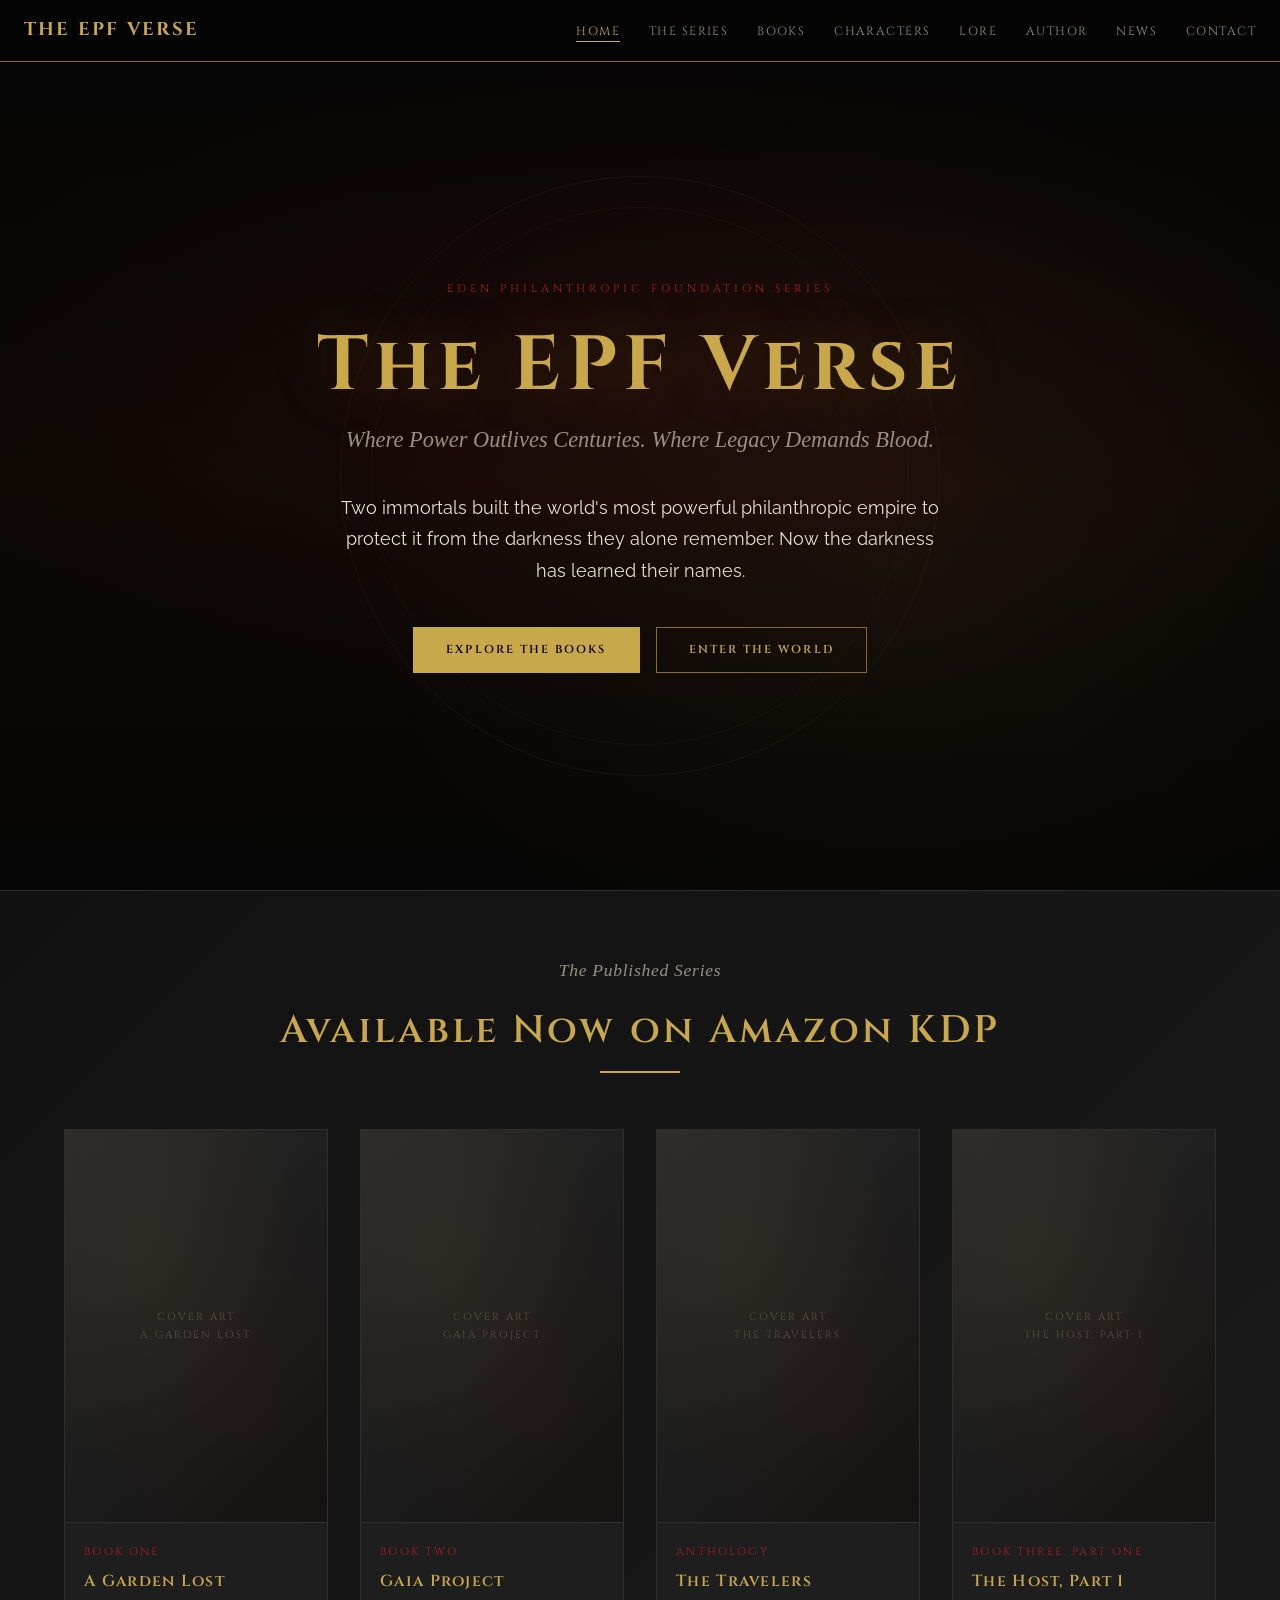
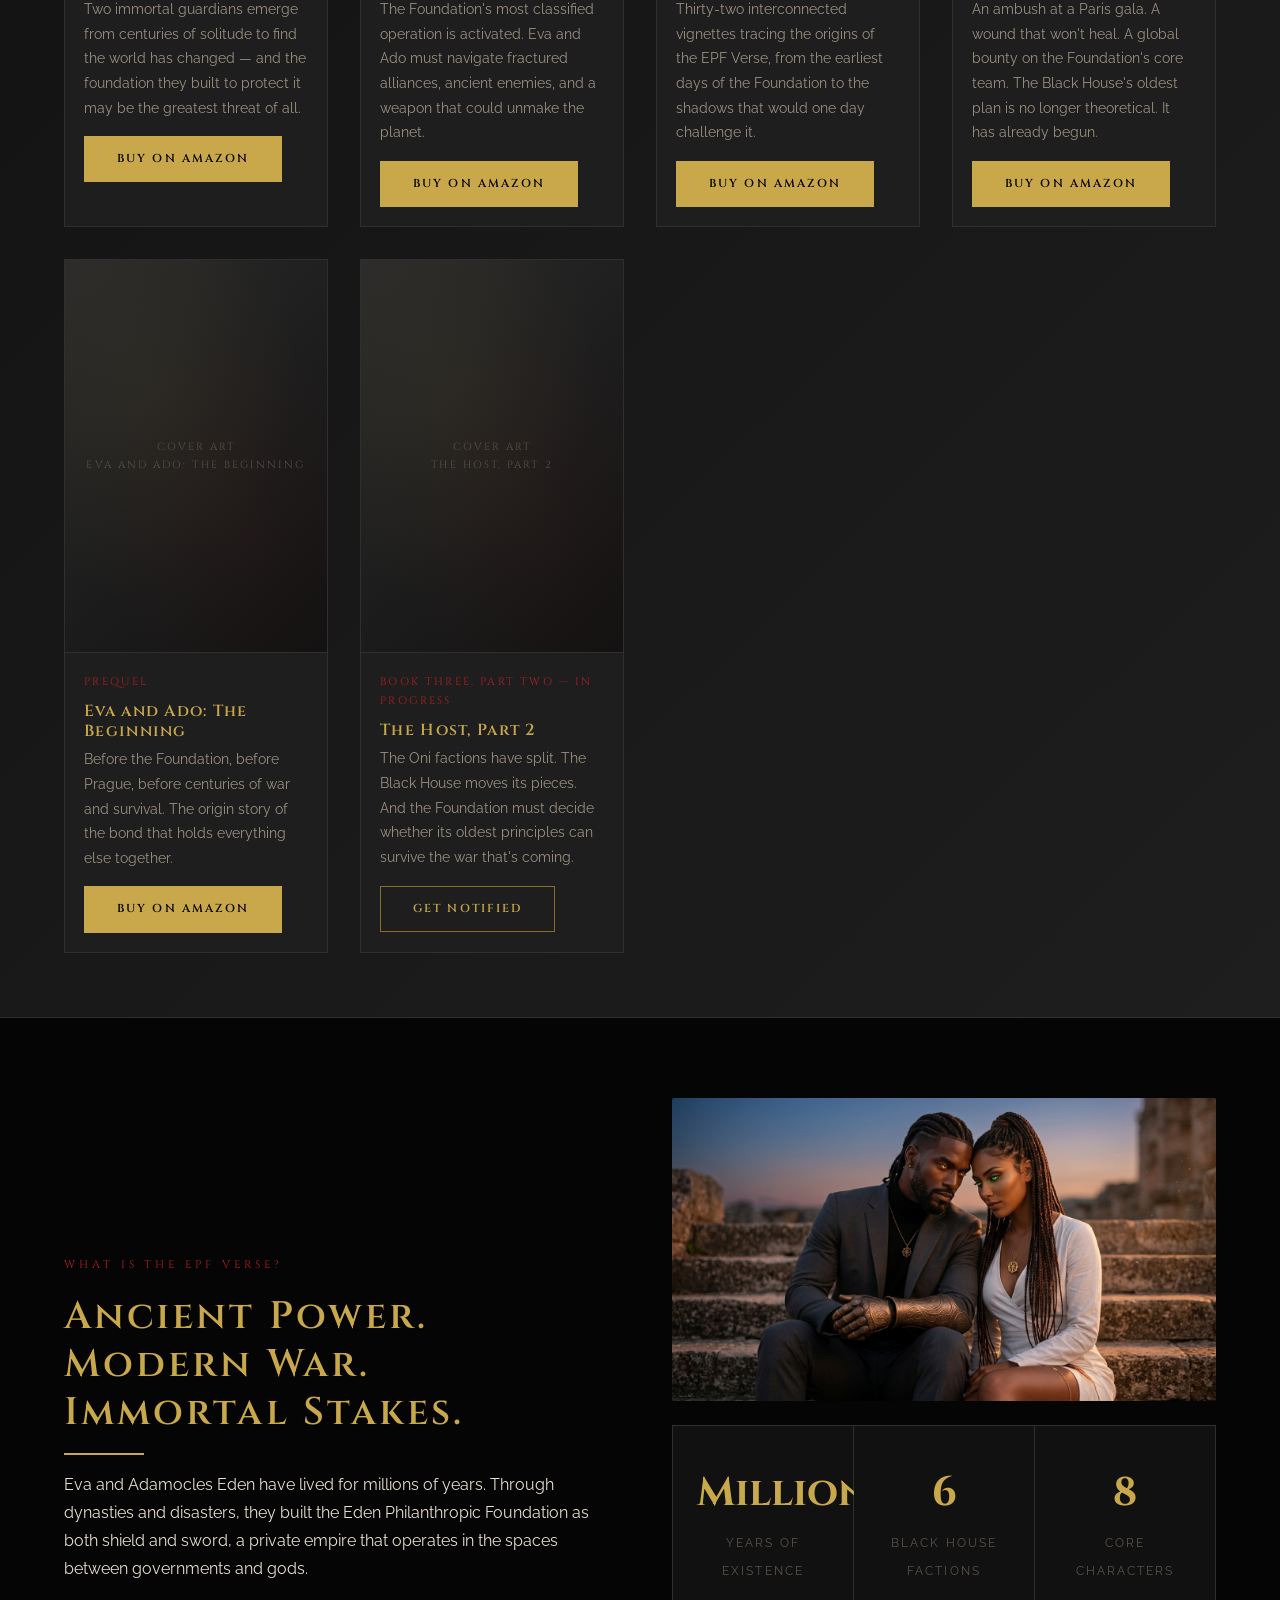
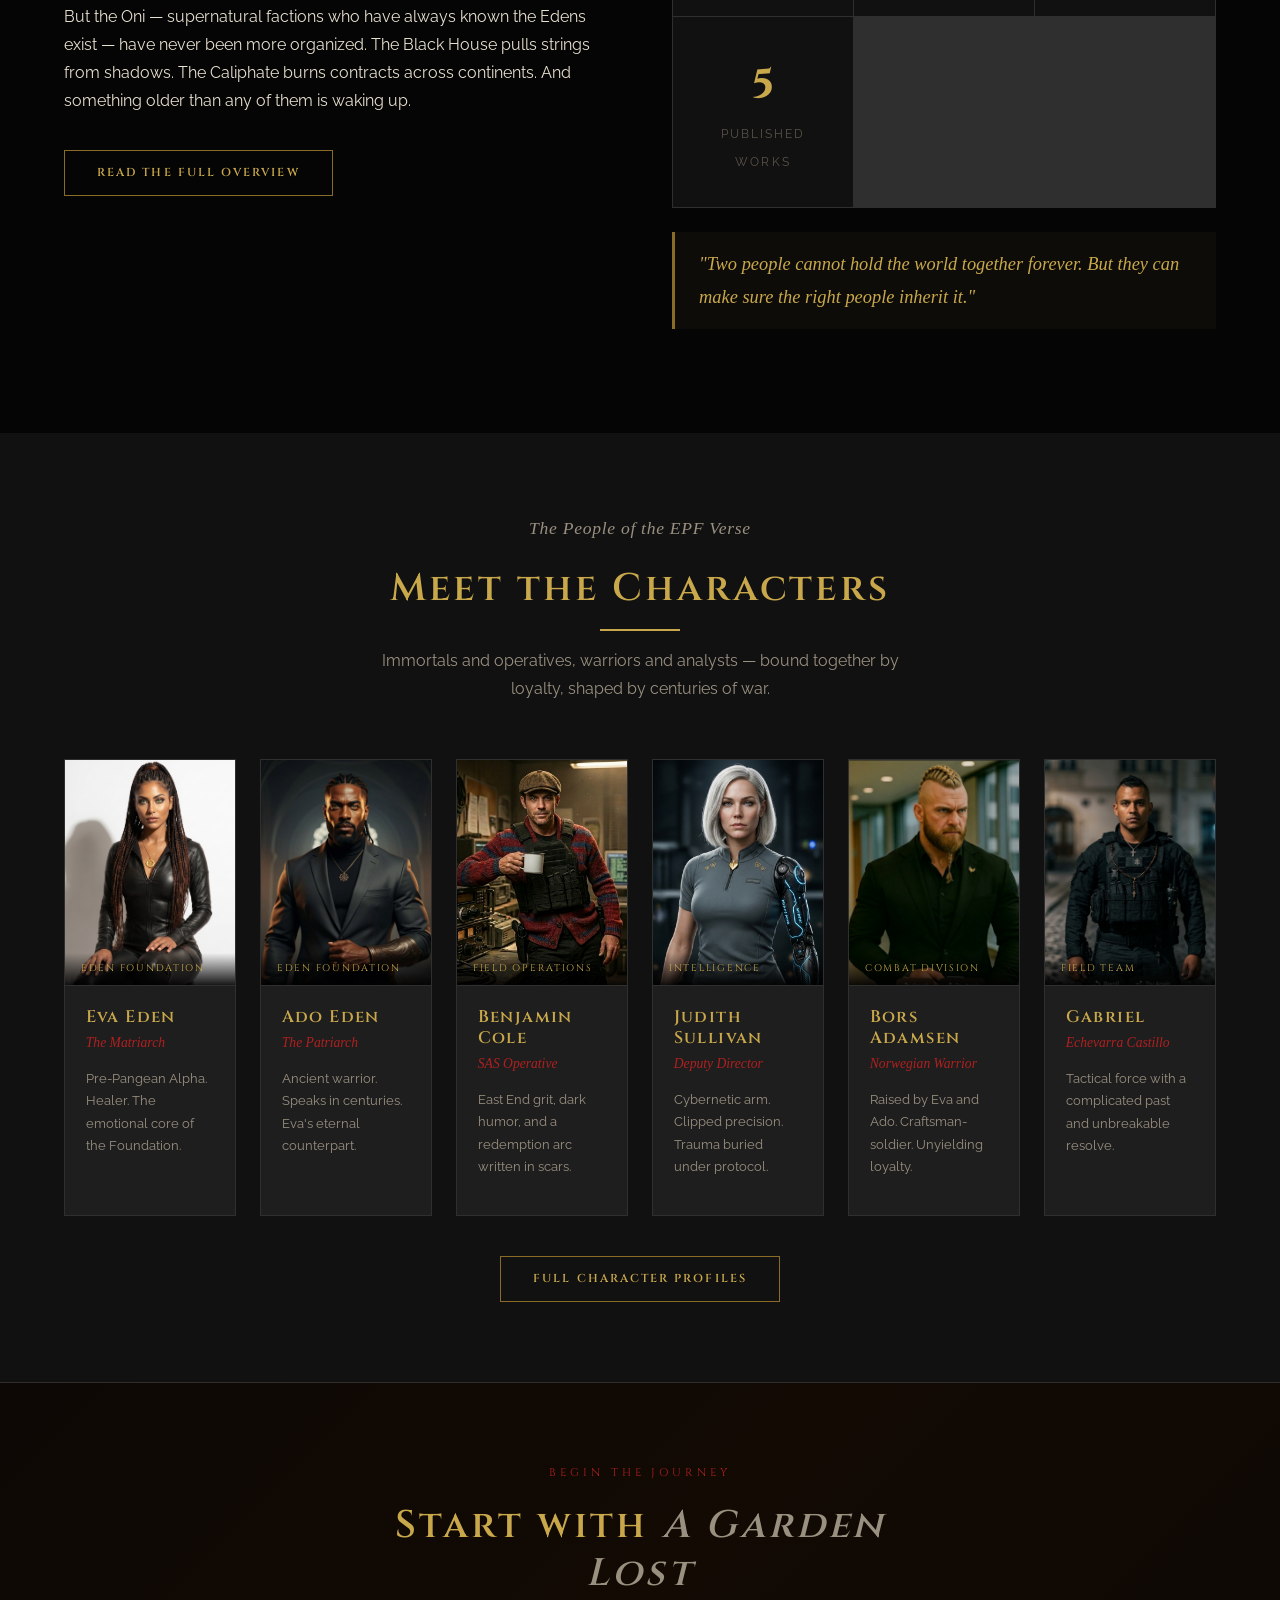
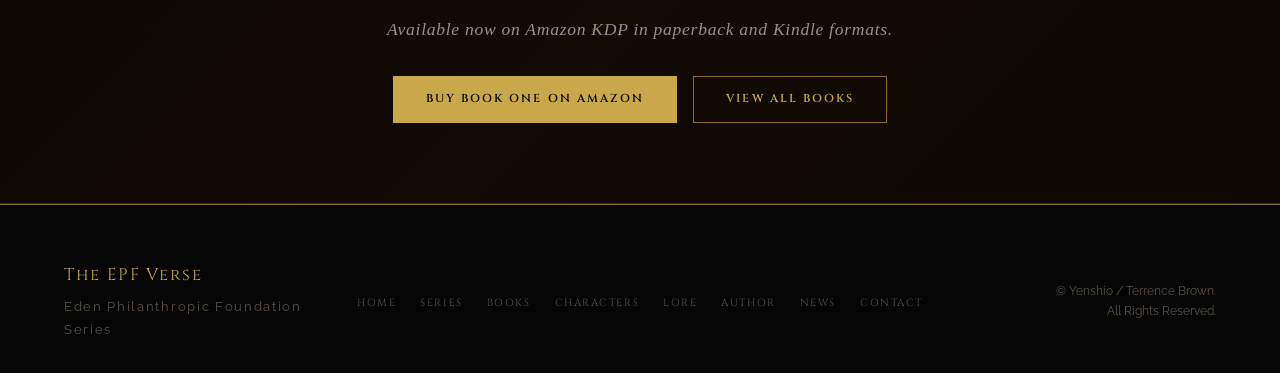
<file: Website/index.html>
<!DOCTYPE html>
<html lang="en">
<head>
  <meta charset="UTF-8" />
  <meta name="viewport" content="width=device-width, initial-scale=1.0" />
  <title>The EPF Verse, Eden Philanthropic Foundation Series</title>
  <meta name="description" content="The EPF Verse, a dark science fiction/fantasy saga by Yenshio. Power, legacy, and survival across centuries." />
  <link rel="stylesheet" href="styles.css" />
</head>
<body>

  <!-- ── NAVIGATION ── -->
  <nav class="navbar">
    <div class="nav-inner">
      <a href="index.html" class="nav-logo">The EPF Verse</a>
      <button class="nav-toggle" aria-label="Toggle menu" onclick="document.querySelector('.nav-links').classList.toggle('open')">
        <span></span><span></span><span></span>
      </button>
      <ul class="nav-links">
        <li><a href="index.html" class="active">Home</a></li>
        <li><a href="series.html">The Series</a></li>
        <li><a href="books.html">Books</a></li>
        <li><a href="characters.html">Characters</a></li>
        <li><a href="lore.html">Lore</a></li>
        <li><a href="author.html">Author</a></li>
        <li><a href="blog.html">News</a></li>
        <li><a href="contact.html">Contact</a></li>
      </ul>
    </div>
  </nav>

  <!-- ── HERO ── -->
  <section class="hero">
    <div class="hero-bg"></div>
    <div class="hero-ornament"></div>
    <div class="hero-content">
      <p class="hero-eyebrow">Eden Philanthropic Foundation Series</p>
      <h1>The EPF Verse</h1>
      <p class="hero-subtitle">Where Power Outlives Centuries. Where Legacy Demands Blood.</p>
      <p class="hero-tagline">
        Two immortals built the world's most powerful philanthropic empire to protect it from the darkness they alone remember. Now the darkness has learned their names.
      </p>
      <div class="hero-cta">
        <a href="books.html" class="btn btn-primary">Explore the Books</a>
        <a href="series.html" class="btn btn-outline">Enter the World</a>
      </div>
    </div>
  </section>

  <!-- ── FEATURED BOOKS STRIP ── -->
  <section class="featured-strip">
    <div class="container">
      <div class="section-header reveal">
        <p class="subheading">The Published Series</p>
        <h2>Available Now on Amazon KDP</h2>
        <div class="divider-sm"></div>
      </div>

      <div class="books-grid reveal">

        <!-- Book 1 -->
        <div class="book-card">
          <div class="book-cover-placeholder">
            <span class="placeholder-label">Cover Art<br/>A Garden Lost</span>
          </div>
          <div class="book-info">
            <p class="book-num">Book One</p>
            <h3>A Garden Lost</h3>
            <p>Two immortal guardians emerge from centuries of solitude to find the world has changed — and the foundation they built to protect it may be the greatest threat of all.</p>
            <a href="https://www.amazon.com/dp/B0CW1G4MX3" target="_blank" rel="noopener" class="btn btn-primary">Buy on Amazon</a>
          </div>
        </div>

        <!-- Book 2 -->
        <div class="book-card">
          <div class="book-cover-placeholder">
            <span class="placeholder-label">Cover Art<br/>Gaia Project</span>
          </div>
          <div class="book-info">
            <p class="book-num">Book Two</p>
            <h3>Gaia Project</h3>
            <p>The Foundation's most classified operation is activated. Eva and Ado must navigate fractured alliances, ancient enemies, and a weapon that could unmake the planet.</p>
            <a href="https://www.amazon.com" target="_blank" rel="noopener" class="btn btn-primary">Buy on Amazon</a>
          </div>
        </div>

        <!-- Anthology -->
        <div class="book-card">
          <div class="book-cover-placeholder">
            <span class="placeholder-label">Cover Art<br/>The Travelers</span>
          </div>
          <div class="book-info">
            <p class="book-num">Anthology</p>
            <h3>The Travelers</h3>
            <p>Thirty-two interconnected vignettes tracing the origins of the EPF Verse, from the earliest days of the Foundation to the shadows that would one day challenge it.</p>
            <a href="https://www.amazon.com" target="_blank" rel="noopener" class="btn btn-primary">Buy on Amazon</a>
          </div>
        </div>

        <!-- Book 3 -->
        <div class="book-card">
          <div class="book-cover-placeholder">
            <span class="placeholder-label">Cover Art<br/>The Host, Part 1</span>
          </div>
          <div class="book-info">
            <p class="book-num">Book Three, Part One</p>
            <h3>The Host, Part 1</h3>
            <p>An ambush at a Paris gala. A wound that won't heal. A global bounty on the Foundation's core team. The Black House's oldest plan is no longer theoretical. It has already begun.</p>
            <a href="https://a.co/d/02tqPekP" target="_blank" rel="noopener" class="btn btn-primary">Buy on Amazon</a>
          </div>
        </div>

        <!-- Prequel -->
        <div class="book-card">
          <div class="book-cover-placeholder">
            <span class="placeholder-label">Cover Art<br/>Eva and Ado: The Beginning</span>
          </div>
          <div class="book-info">
            <p class="book-num">Prequel</p>
            <h3>Eva and Ado: The Beginning</h3>
            <p>Before the Foundation, before Prague, before centuries of war and survival. The origin story of the bond that holds everything else together.</p>
            <a href="https://a.co/d/06nrQoDo" target="_blank" rel="noopener" class="btn btn-primary">Buy on Amazon</a>
          </div>
        </div>

        <!-- Book 3 Part 2 -->
        <div class="book-card">
          <div class="book-cover-placeholder">
            <span class="placeholder-label">Cover Art<br/>The Host, Part 2</span>
          </div>
          <div class="book-info">
            <p class="book-num">Book Three, Part Two — In Progress</p>
            <h3>The Host, Part 2</h3>
            <p>The Oni factions have split. The Black House moves its pieces. And the Foundation must decide whether its oldest principles can survive the war that's coming.</p>
            <a href="contact.html" class="btn btn-outline">Get Notified</a>
          </div>
        </div>

      </div>
    </div>
  </section>

  <!-- ── SERIES PITCH ── -->
  <section class="section">
    <div class="container">
      <div style="display:grid;grid-template-columns:1fr 1fr;gap:4rem;align-items:center;" class="reveal">

        <div>
          <p class="hero-eyebrow">What Is the EPF Verse?</p>
          <h2>Ancient Power. Modern War. Immortal Stakes.</h2>
          <div class="divider-sm" style="margin:1rem 0;"></div>
          <p>Eva and Adamocles Eden have lived for millions of years. Through dynasties and disasters, they built the Eden Philanthropic Foundation as both shield and sword, a private empire that operates in the spaces between governments and gods.</p>
          <p>But the Oni — supernatural factions who have always known the Edens exist — have never been more organized. The Black House pulls strings from shadows. The Caliphate burns contracts across continents. And something older than any of them is waking up.</p>
          <a href="series.html" class="btn btn-outline" style="margin-top:1rem;">Read the Full Overview</a>
        </div>
        <div>
          <img src="images/eva-ado-intimate.jpeg" alt="Eva and Ado" style="width:100%;border-radius:2px;margin-bottom:1.5rem;" />
          <div class="stats-row" style="margin:0;">
            <div class="stat-item">
              <span class="stat-number">Millions</span>
              <span class="stat-label">Years of Existence</span>
            </div>
            <div class="stat-item">
              <span class="stat-number">6</span>
              <span class="stat-label">Black House Factions</span>
            </div>
            <div class="stat-item">
              <span class="stat-number">8</span>
              <span class="stat-label">Core Characters</span>
            </div>
            <div class="stat-item">
              <span class="stat-number">5</span>
              <span class="stat-label">Published Works</span>
            </div>
          </div>
          <div class="lore-quote" style="margin-top:1.5rem;">
            "Two people cannot hold the world together forever. But they can make sure the right people inherit it."
          </div>
        </div>
      </div>
    </div>
  </section>

  <!-- ── CHARACTER TEASER ── -->
  <section class="section-alt">
    <div class="container">
      <div class="section-header reveal">
        <p class="subheading">The People of the EPF Verse</p>
        <h2>Meet the Characters</h2>
        <div class="divider-sm"></div>
        <p class="muted" style="max-width:520px;margin:1rem auto 0;">Immortals and operatives, warriors and analysts — bound together by loyalty, shaped by centuries of war.</p>
      </div>

      <div style="display:grid;grid-template-columns:repeat(auto-fit,minmax(160px,1fr));gap:1.5rem;" class="reveal">

        <div class="char-card">
          <div class="char-portrait" style="position:relative;">
            <img src="images/char-eva.jpg" alt="Eva Eden" style="width:100%;height:100%;object-fit:cover;object-position:center top;" />
            <span class="char-affiliation">Eden Foundation</span>
          </div>
          <div class="char-info">
            <h3>Eva Eden</h3>
            <p class="char-title">The Matriarch</p>
            <p class="char-bio" style="font-size:0.82rem;">Pre-Pangean Alpha. Healer. The emotional core of the Foundation.</p>
          </div>
        </div>

        <div class="char-card">
          <div class="char-portrait" style="position:relative;">
            <img src="images/char-ado.png" alt="Ado Eden" style="width:100%;height:100%;object-fit:cover;object-position:center top;" />
            <span class="char-affiliation">Eden Foundation</span>
          </div>
          <div class="char-info">
            <h3>Ado Eden</h3>
            <p class="char-title">The Patriarch</p>
            <p class="char-bio" style="font-size:0.82rem;">Ancient warrior. Speaks in centuries. Eva's eternal counterpart.</p>
          </div>
        </div>

        <div class="char-card">
          <div class="char-portrait" style="position:relative;">
            <img src="images/char-cole.png" alt="Benjamin Cole" style="width:100%;height:100%;object-fit:cover;object-position:center top;" />
            <span class="char-affiliation">Field Operations</span>
          </div>
          <div class="char-info">
            <h3>Benjamin Cole</h3>
            <p class="char-title">SAS Operative</p>
            <p class="char-bio" style="font-size:0.82rem;">East End grit, dark humor, and a redemption arc written in scars.</p>
          </div>
        </div>

        <div class="char-card">
          <div class="char-portrait" style="position:relative;">
            <img src="images/char-sullivan.png" alt="Judith Sullivan" style="width:100%;height:100%;object-fit:cover;object-position:center top;" />
            <span class="char-affiliation">Intelligence</span>
          </div>
          <div class="char-info">
            <h3>Judith Sullivan</h3>
            <p class="char-title">Deputy Director</p>
            <p class="char-bio" style="font-size:0.82rem;">Cybernetic arm. Clipped precision. Trauma buried under protocol.</p>
          </div>
        </div>

        <div class="char-card">
          <div class="char-portrait" style="position:relative;">
            <img src="images/char-bors.jpeg" alt="Bors Adamsen" style="width:100%;height:100%;object-fit:cover;object-position:center top;" />
            <span class="char-affiliation">Combat Division</span>
          </div>
          <div class="char-info">
            <h3>Bors Adamsen</h3>
            <p class="char-title">Norwegian Warrior</p>
            <p class="char-bio" style="font-size:0.82rem;">Raised by Eva and Ado. Craftsman-soldier. Unyielding loyalty.</p>
          </div>
        </div>

        <div class="char-card">
          <div class="char-portrait" style="position:relative;">
            <img src="images/char-gabriel.png" alt="Gabriel Echevarra Castillo" style="width:100%;height:100%;object-fit:cover;object-position:center top;" />
            <span class="char-affiliation">Field Team</span>
          </div>
          <div class="char-info">
            <h3>Gabriel</h3>
            <p class="char-title">Echevarra Castillo</p>
            <p class="char-bio" style="font-size:0.82rem;">Tactical force with a complicated past and unbreakable resolve.</p>
          </div>
        </div>

      </div>

      <div style="text-align:center;margin-top:2.5rem;" class="reveal">
        <a href="characters.html" class="btn btn-outline">Full Character Profiles</a>
      </div>
    </div>
  </section>

  <!-- ── CTA BANNER ── -->
  <section style="padding:5rem 0;background:linear-gradient(135deg,#0d0805 0%,#120a03 50%,#0d0805 100%);border-top:1px solid var(--border);border-bottom:1px solid var(--border);">
    <div class="container" style="text-align:center;">
      <div class="reveal">
        <p class="hero-eyebrow">Begin the Journey</p>
        <h2 style="max-width:600px;margin:0 auto 1rem;">Start with <em style="font-style:italic;color:var(--text-muted);">A Garden Lost</em></h2>
        <p class="subheading" style="margin-bottom:2rem;">Available now on Amazon KDP in paperback and Kindle formats.</p>
        <a href="https://www.amazon.com/dp/B0CW1G4MX3" target="_blank" rel="noopener" class="btn btn-primary">Buy Book One on Amazon</a>
        &nbsp;&nbsp;
        <a href="books.html" class="btn btn-outline">View All Books</a>
      </div>
    </div>
  </section>

  <!-- ── FOOTER ── -->
  <footer>
    <div class="footer-inner">
      <div class="footer-brand">
        The EPF Verse
        <p>Eden Philanthropic Foundation Series</p>
      </div>
      <ul class="footer-nav">
        <li><a href="index.html">Home</a></li>
        <li><a href="series.html">Series</a></li>
        <li><a href="books.html">Books</a></li>
        <li><a href="characters.html">Characters</a></li>
        <li><a href="lore.html">Lore</a></li>
        <li><a href="author.html">Author</a></li>
        <li><a href="blog.html">News</a></li>
        <li><a href="contact.html">Contact</a></li>
      </ul>
      <div class="footer-copy">
        &copy; Yenshio / Terrence Brown.<br/>All Rights Reserved.
      </div>
    </div>
  </footer>

  <script>
    // Scroll reveal
    const observer = new IntersectionObserver(entries => {
      entries.forEach(e => { if (e.isIntersecting) e.target.classList.add('visible'); });
    }, { threshold: 0.1 });
    document.querySelectorAll('.reveal').forEach(el => observer.observe(el));
  </script>
</body>
</html>
</file>
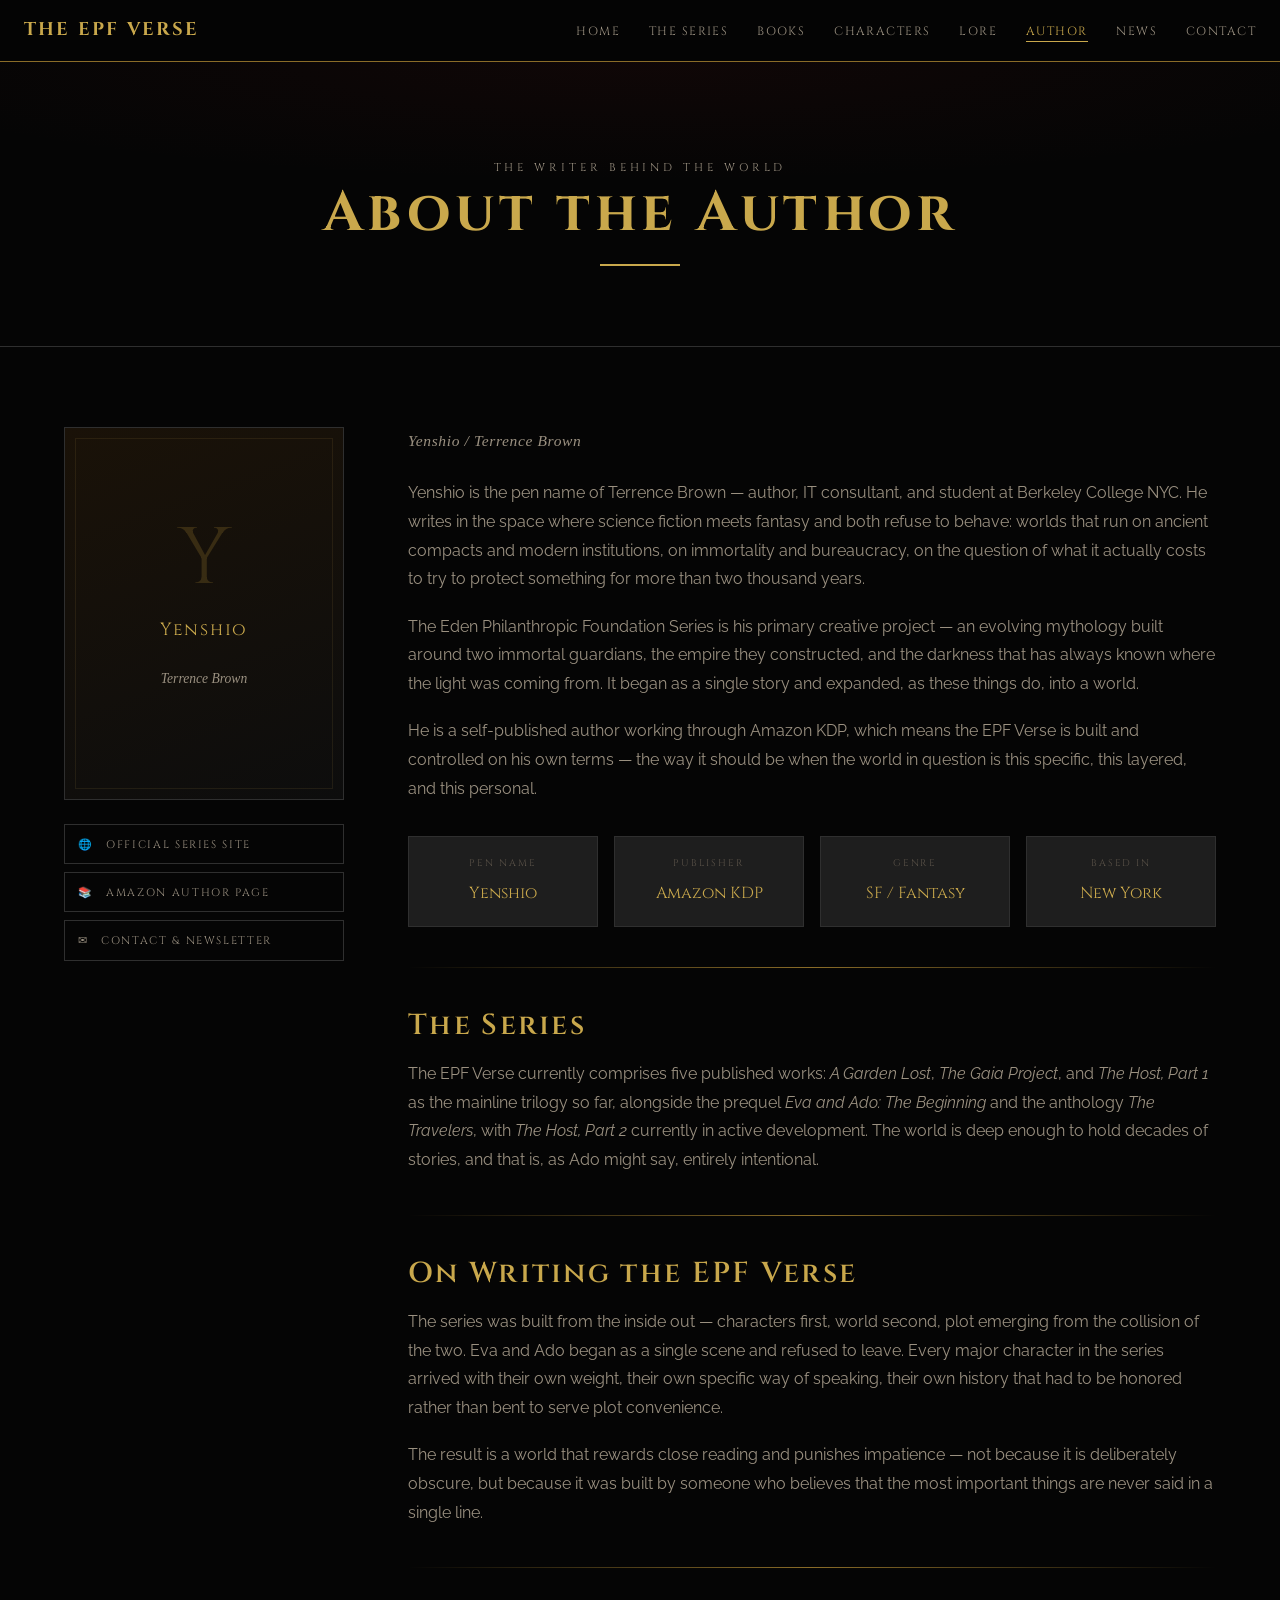
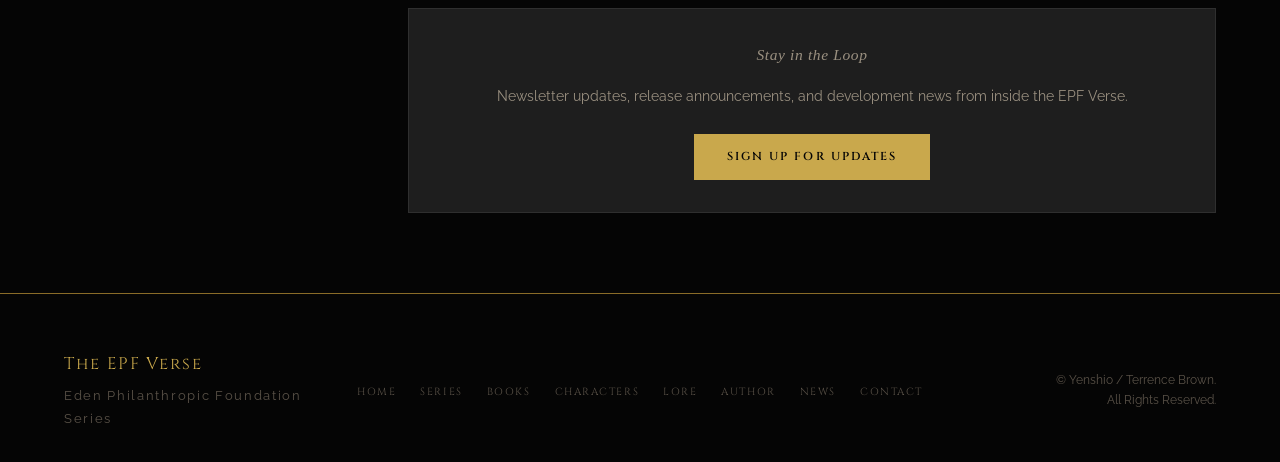
<file: Website/author.html>
<!DOCTYPE html>
<html lang="en">
<head>
  <meta charset="UTF-8" />
  <meta name="viewport" content="width=device-width, initial-scale=1.0" />
  <title>About the Author, The EPF Verse</title>
  <meta name="description" content="About Yenshio (Terrence Brown), author of the EPF Verse, published through Amazon KDP." />
  <link rel="stylesheet" href="styles.css" />
  <style>
    .author-page-layout {
      display: grid;
      grid-template-columns: 280px 1fr;
      gap: 4rem;
      align-items: start;
    }

    .author-photo-block {
      position: sticky;
      top: 5rem;
    }

    .author-photo-frame {
      width: 100%;
      aspect-ratio: 3/4;
      background: linear-gradient(160deg, #1a1208 0%, #0d0d0d 100%);
      border: 1px solid var(--border);
      display: flex;
      flex-direction: column;
      align-items: center;
      justify-content: center;
      text-align: center;
      padding: 2rem;
      margin-bottom: 1.5rem;
      position: relative;
      overflow: hidden;
    }

    .author-photo-frame::before {
      content: '';
      position: absolute;
      inset: 10px;
      border: 1px solid rgba(201,168,76,0.1);
      pointer-events: none;
    }

    .author-initial {
      font-family: var(--font-head);
      font-size: 5rem;
      color: var(--gold-dark);
      opacity: 0.3;
      line-height: 1;
      position: relative;
    }

    .author-name-block {
      position: relative;
      margin-top: 1rem;
      text-align: center;
    }

    .author-pen-name {
      font-family: var(--font-head);
      font-size: 1.1rem;
      color: var(--gold);
      letter-spacing: 0.1em;
    }

    .author-real-name {
      font-family: var(--font-sub);
      font-style: italic;
      font-size: 0.85rem;
      color: var(--text-muted);
      margin-top: 0.3rem;
    }

    .author-social-links {
      list-style: none;
      display: flex;
      flex-direction: column;
      gap: 0.5rem;
    }

    .author-social-links li a {
      display: flex;
      align-items: center;
      gap: 0.8rem;
      font-family: var(--font-head);
      font-size: 0.68rem;
      letter-spacing: 0.15em;
      text-transform: uppercase;
      color: var(--text-muted);
      padding: 0.6rem 0.8rem;
      border: 1px solid var(--border);
      transition: all 0.2s;
    }

    .author-social-links li a:hover {
      border-color: var(--gold-dark);
      color: var(--gold);
      background: rgba(201,168,76,0.03);
    }

    .author-body h2 { margin-bottom: 1rem; }

    .author-body p {
      color: var(--text-muted);
      font-size: 0.97rem;
      line-height: 1.85;
    }

    .author-fact-grid {
      display: grid;
      grid-template-columns: repeat(auto-fit, minmax(180px, 1fr));
      gap: 1rem;
      margin: 2rem 0;
    }

    .author-fact {
      background: var(--mid-gray);
      border: 1px solid var(--border);
      padding: 1.2rem;
      text-align: center;
    }

    .author-fact-label {
      font-family: var(--font-head);
      font-size: 0.6rem;
      letter-spacing: 0.2em;
      text-transform: uppercase;
      color: var(--text-dim);
      display: block;
      margin-bottom: 0.4rem;
    }

    .author-fact-value {
      font-family: var(--font-head);
      font-size: 1rem;
      color: var(--gold);
    }

    @media (max-width: 800px) {
      .author-page-layout {
        grid-template-columns: 1fr;
      }
      .author-photo-block { position: static; }
      .author-photo-frame { max-width: 260px; margin: 0 auto 1.5rem; }
      .author-social-links { flex-direction: row; flex-wrap: wrap; }
    }
  </style>
</head>
<body>

  <!-- ── NAVIGATION ── -->
  <nav class="navbar">
    <div class="nav-inner">
      <a href="index.html" class="nav-logo">The EPF Verse</a>
      <button class="nav-toggle" aria-label="Toggle menu" onclick="document.querySelector('.nav-links').classList.toggle('open')">
        <span></span><span></span><span></span>
      </button>
      <ul class="nav-links">
        <li><a href="index.html">Home</a></li>
        <li><a href="series.html">The Series</a></li>
        <li><a href="books.html">Books</a></li>
        <li><a href="characters.html">Characters</a></li>
        <li><a href="lore.html">Lore</a></li>
        <li><a href="author.html" class="active">Author</a></li>
        <li><a href="blog.html">News</a></li>
        <li><a href="contact.html">Contact</a></li>
      </ul>
    </div>
  </nav>

  <!-- ── PAGE HERO ── -->
  <section class="page-hero">
    <div class="container">
      <p class="hero-eyebrow">The Writer Behind the World</p>
      <h1>About the Author</h1>
      <div class="divider-sm"></div>
    </div>
  </section>

  <!-- ── AUTHOR CONTENT ── -->
  <section class="section">
    <div class="container">
      <div class="author-page-layout reveal">

        <!-- SIDEBAR -->
        <div class="author-photo-block">
          <div class="author-photo-frame">
            <span class="author-initial">Y</span>
            <div class="author-name-block">
              <p class="author-pen-name">Yenshio</p>
              <p class="author-real-name">Terrence Brown</p>
            </div>
          </div>

          <ul class="author-social-links">
            <li>
              <a href="https://sites.google.com/view/theedenverse/home" target="_blank" rel="noopener">
                <span>🌐</span> Official Series Site
              </a>
            </li>
            <li>
              <a href="https://www.amazon.com/stores/T-G-Brown/author/B0FCC93J9W" target="_blank" rel="noopener">
                <span>📚</span> Amazon Author Page
              </a>
            </li>
            <li>
              <a href="contact.html">
                <span>✉</span> Contact &amp; Newsletter
              </a>
            </li>
          </ul>
        </div>

        <!-- BODY -->
        <div class="author-body">
          <p class="subheading" style="margin-bottom:1.5rem;">Yenshio / Terrence Brown</p>

          <p>Yenshio is the pen name of Terrence Brown — author, IT consultant, and student at Berkeley College NYC. He writes in the space where science fiction meets fantasy and both refuse to behave: worlds that run on ancient compacts and modern institutions, on immortality and bureaucracy, on the question of what it actually costs to try to protect something for more than two thousand years.</p>

          <p>The Eden Philanthropic Foundation Series is his primary creative project — an evolving mythology built around two immortal guardians, the empire they constructed, and the darkness that has always known where the light was coming from. It began as a single story and expanded, as these things do, into a world.</p>

          <p>He is a self-published author working through Amazon KDP, which means the EPF Verse is built and controlled on his own terms — the way it should be when the world in question is this specific, this layered, and this personal.</p>

          <div class="author-fact-grid">
            <div class="author-fact">
              <span class="author-fact-label">Pen Name</span>
              <span class="author-fact-value">Yenshio</span>
            </div>
            <div class="author-fact">
              <span class="author-fact-label">Publisher</span>
              <span class="author-fact-value">Amazon KDP</span>
            </div>
            <div class="author-fact">
              <span class="author-fact-label">Genre</span>
              <span class="author-fact-value">SF / Fantasy</span>
            </div>
            <div class="author-fact">
              <span class="author-fact-label">Based In</span>
              <span class="author-fact-value">New York</span>
            </div>
          </div>

          <div class="divider"></div>

          <h3 style="margin-bottom:1rem;">The Series</h3>
          <p>The EPF Verse currently comprises five published works: <em>A Garden Lost</em>, <em>The Gaia Project</em>, and <em>The Host, Part 1</em> as the mainline trilogy so far, alongside the prequel <em>Eva and Ado: The Beginning</em> and the anthology <em>The Travelers</em>, with <em>The Host, Part 2</em> currently in active development. The world is deep enough to hold decades of stories, and that is, as Ado might say, entirely intentional.</p>

          <div class="divider"></div>

          <h3 style="margin-bottom:1rem;">On Writing the EPF Verse</h3>
          <p>The series was built from the inside out — characters first, world second, plot emerging from the collision of the two. Eva and Ado began as a single scene and refused to leave. Every major character in the series arrived with their own weight, their own specific way of speaking, their own history that had to be honored rather than bent to serve plot convenience.</p>
          <p>The result is a world that rewards close reading and punishes impatience — not because it is deliberately obscure, but because it was built by someone who believes that the most important things are never said in a single line.</p>

          <div class="divider"></div>

          <div style="text-align:center;padding:2rem;background:var(--mid-gray);border:1px solid var(--border);">
            <p class="subheading" style="margin-bottom:0.8rem;">Stay in the Loop</p>
            <p style="color:var(--text-muted);font-size:0.9rem;margin-bottom:1.5rem;">Newsletter updates, release announcements, and development news from inside the EPF Verse.</p>
            <a href="contact.html" class="btn btn-primary">Sign Up for Updates</a>
          </div>
        </div>

      </div>
    </div>
  </section>

  <!-- ── FOOTER ── -->
  <footer>
    <div class="footer-inner">
      <div class="footer-brand">
        The EPF Verse
        <p>Eden Philanthropic Foundation Series</p>
      </div>
      <ul class="footer-nav">
        <li><a href="index.html">Home</a></li>
        <li><a href="series.html">Series</a></li>
        <li><a href="books.html">Books</a></li>
        <li><a href="characters.html">Characters</a></li>
        <li><a href="lore.html">Lore</a></li>
        <li><a href="author.html">Author</a></li>
        <li><a href="blog.html">News</a></li>
        <li><a href="contact.html">Contact</a></li>
      </ul>
      <div class="footer-copy">
        &copy; Yenshio / Terrence Brown.<br/>All Rights Reserved.
      </div>
    </div>
  </footer>

  <script>
    const observer = new IntersectionObserver(entries => {
      entries.forEach(e => { if (e.isIntersecting) e.target.classList.add('visible'); });
    }, { threshold: 0.08 });
    document.querySelectorAll('.reveal').forEach(el => observer.observe(el));
  </script>
</body>
</html>
</file>
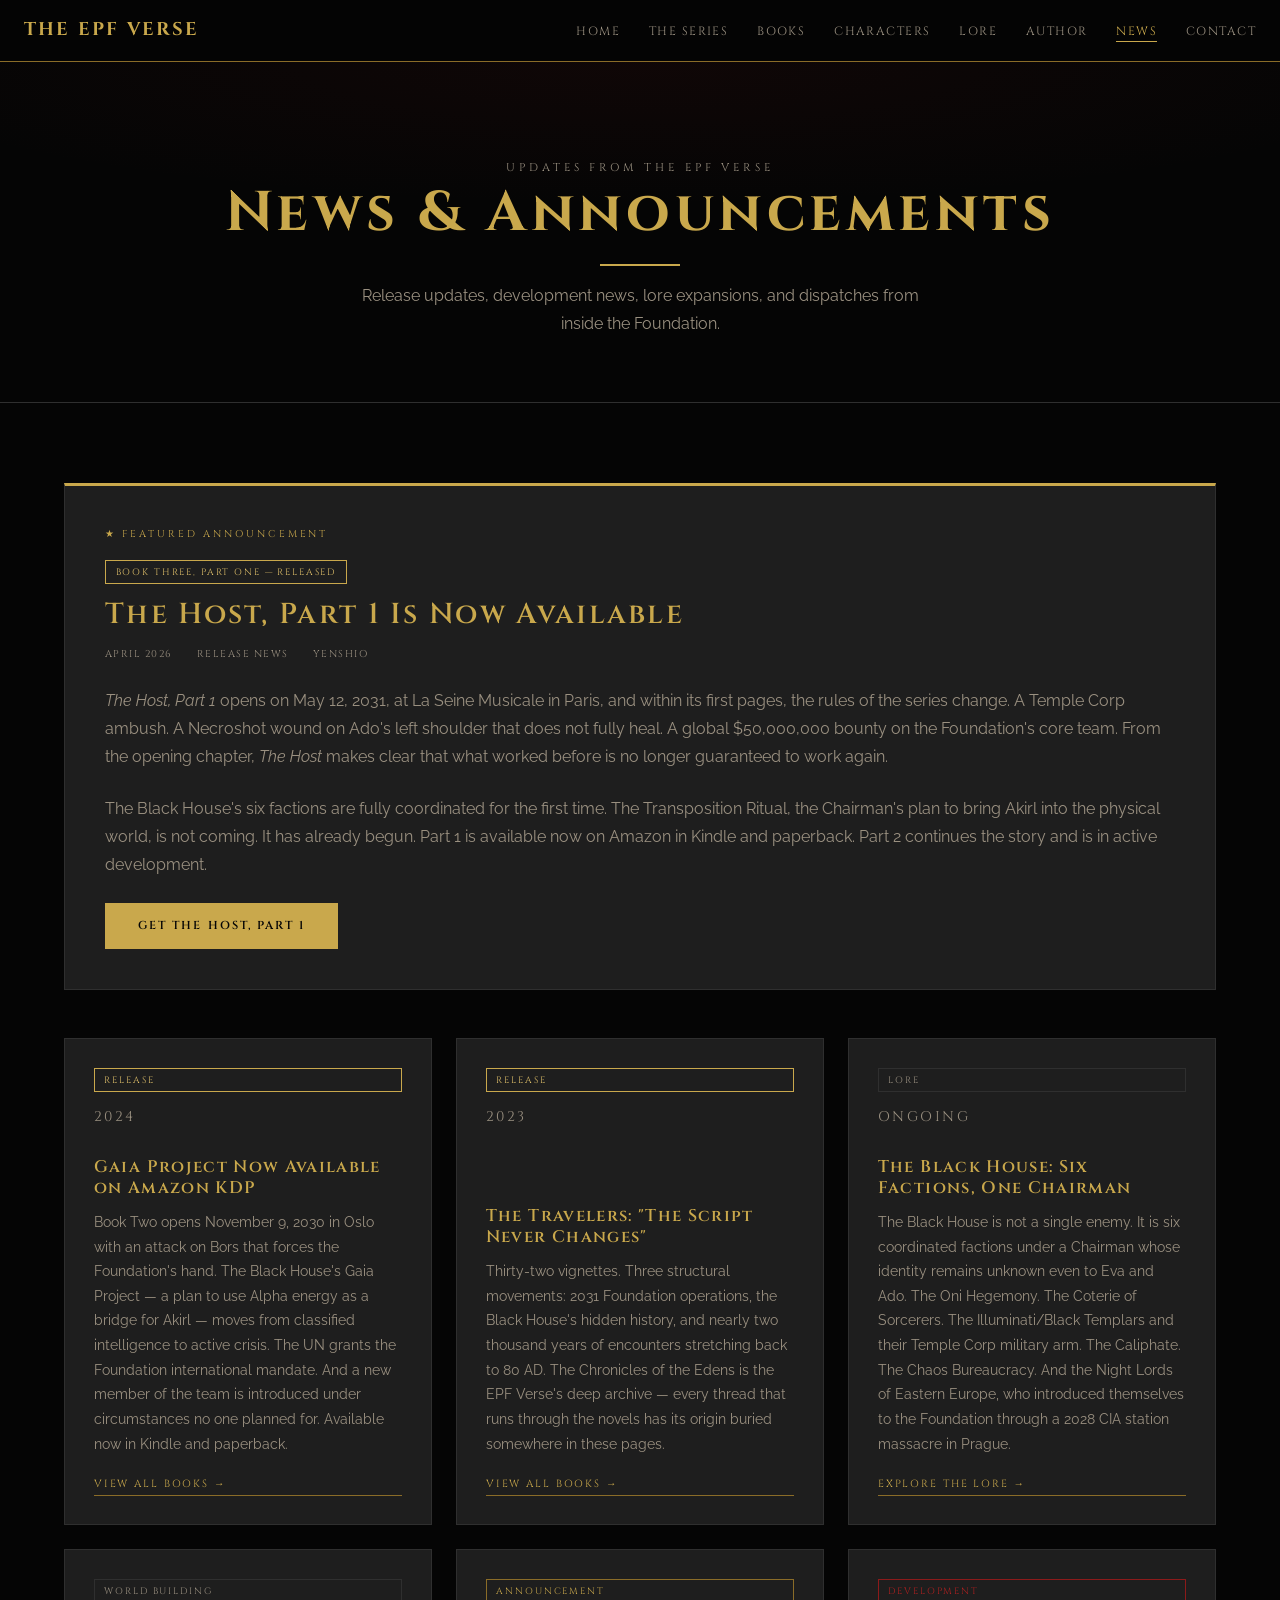
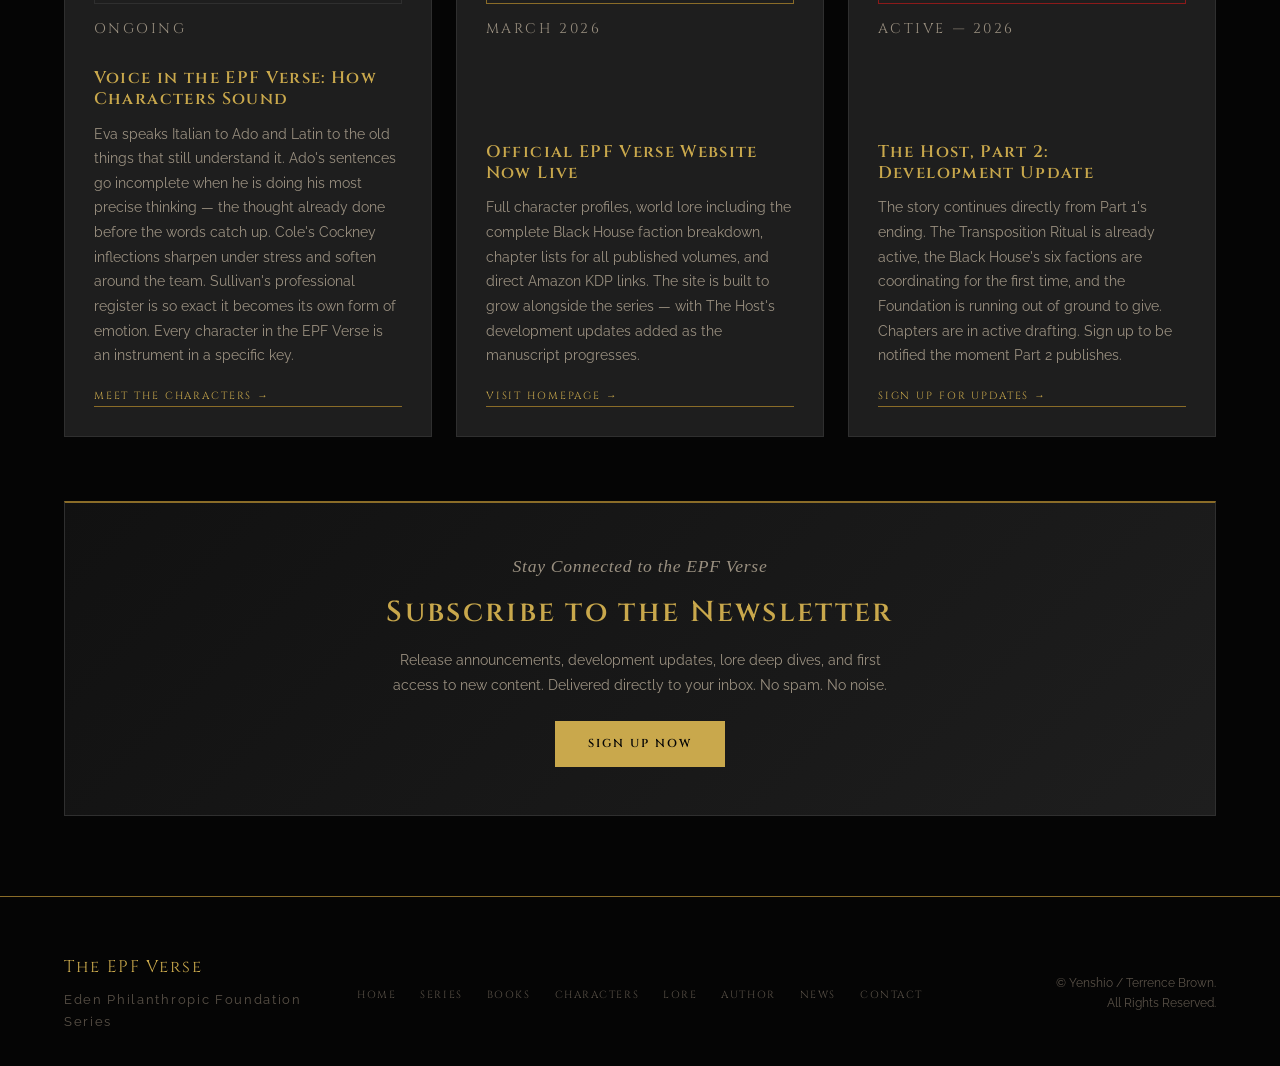
<file: Website/blog.html>
<!DOCTYPE html>
<html lang="en">
<head>
  <meta charset="UTF-8" />
  <meta name="viewport" content="width=device-width, initial-scale=1.0" />
  <title>News &amp; Updates, The EPF Verse</title>
  <meta name="description" content="Latest news, announcements, and development updates from the EPF Verse by Yenshio." />
  <link rel="stylesheet" href="styles.css" />
  <style>
    .blog-featured {
      background: var(--mid-gray);
      border: 1px solid var(--border);
      border-top: 3px solid var(--gold);
      padding: 2.5rem;
      margin-bottom: 3rem;
    }

    .blog-featured-label {
      font-family: var(--font-head);
      font-size: 0.62rem;
      letter-spacing: 0.3em;
      text-transform: uppercase;
      color: var(--gold);
      margin-bottom: 0.8rem;
    }

    .blog-featured h2 {
      font-size: 1.8rem;
      margin-bottom: 0.8rem;
    }

    .blog-featured-meta {
      display: flex;
      gap: 1.5rem;
      margin-bottom: 1.5rem;
      font-family: var(--font-head);
      font-size: 0.62rem;
      letter-spacing: 0.15em;
      text-transform: uppercase;
      color: var(--text-dim);
    }

    .blog-featured-meta span { color: var(--text-muted); }

    .blog-category-label {
      display: inline-block;
      font-family: var(--font-head);
      font-size: 0.58rem;
      letter-spacing: 0.2em;
      text-transform: uppercase;
      padding: 0.2rem 0.6rem;
      border: 1px solid;
      margin-bottom: 0.8rem;
    }

    .cat-announcement { border-color: var(--gold-dark); color: var(--gold); }
    .cat-development  { border-color: var(--red); color: var(--red-light); }
    .cat-release      { border-color: var(--gold); color: var(--gold-light); }
    .cat-lore         { border-color: var(--border); color: var(--text-muted); }

    .post-grid {
      display: grid;
      grid-template-columns: repeat(auto-fill, minmax(320px, 1fr));
      gap: 1.5rem;
    }

    .post-card {
      background: var(--mid-gray);
      border: 1px solid var(--border);
      padding: 1.8rem;
      transition: border-color 0.25s;
      display: flex;
      flex-direction: column;
    }

    .post-card:hover { border-color: var(--gold-dark); }

    .post-card h3 { font-size: 1.05rem; margin: 0.5rem 0 0.7rem; }

    .post-card p {
      font-size: 0.88rem;
      color: var(--text-muted);
      margin-bottom: 1.2rem;
      flex: 1;
    }

    .post-date {
      font-family: var(--font-head);
      font-size: 0.62rem;
      letter-spacing: 0.18em;
      text-transform: uppercase;
      color: var(--text-dim);
      margin-bottom: 0.4rem;
    }

    .post-read-more {
      font-family: var(--font-head);
      font-size: 0.65rem;
      letter-spacing: 0.18em;
      text-transform: uppercase;
      color: var(--gold);
      border-bottom: 1px solid var(--gold-dark);
      padding-bottom: 1px;
      display: inline-block;
      transition: color 0.2s;
    }

    .post-read-more:hover { color: var(--gold-light); border-bottom-color: var(--gold); }

    .newsletter-cta {
      background: linear-gradient(135deg, var(--dark-gray) 0%, var(--mid-gray) 100%);
      border: 1px solid var(--border);
      border-top: 2px solid var(--gold-dark);
      padding: 3rem;
      text-align: center;
      margin-top: 4rem;
    }
  </style>
</head>
<body>

  <!-- ── NAVIGATION ── -->
  <nav class="navbar">
    <div class="nav-inner">
      <a href="index.html" class="nav-logo">The EPF Verse</a>
      <button class="nav-toggle" aria-label="Toggle menu" onclick="document.querySelector('.nav-links').classList.toggle('open')">
        <span></span><span></span><span></span>
      </button>
      <ul class="nav-links">
        <li><a href="index.html">Home</a></li>
        <li><a href="series.html">The Series</a></li>
        <li><a href="books.html">Books</a></li>
        <li><a href="characters.html">Characters</a></li>
        <li><a href="lore.html">Lore</a></li>
        <li><a href="author.html">Author</a></li>
        <li><a href="blog.html" class="active">News</a></li>
        <li><a href="contact.html">Contact</a></li>
      </ul>
    </div>
  </nav>

  <!-- ── PAGE HERO ── -->
  <section class="page-hero">
    <div class="container">
      <p class="hero-eyebrow">Updates from the EPF Verse</p>
      <h1>News &amp; Announcements</h1>
      <div class="divider-sm"></div>
      <p>Release updates, development news, lore expansions, and dispatches from inside the Foundation.</p>
    </div>
  </section>

  <!-- ── CONTENT ── -->
  <section class="section">
    <div class="container">

      <!-- FEATURED POST -->
      <div class="blog-featured reveal">
        <p class="blog-featured-label">★ Featured Announcement</p>
        <span class="blog-category-label cat-release">Book Three, Part One — Released</span>
        <h2>The Host, Part 1 Is Now Available</h2>
        <div class="blog-featured-meta">
          <span>April 2026</span>
          <span>Release News</span>
          <span>Yenshio</span>
        </div>
        <p style="color:var(--text-muted);font-size:0.97rem;line-height:1.8;margin-bottom:1.5rem;"><em>The Host, Part 1</em> opens on May 12, 2031, at La Seine Musicale in Paris, and within its first pages, the rules of the series change. A Temple Corp ambush. A Necroshot wound on Ado's left shoulder that does not fully heal. A global $50,000,000 bounty on the Foundation's core team. From the opening chapter, <em>The Host</em> makes clear that what worked before is no longer guaranteed to work again.</p>
        <p style="color:var(--text-muted);font-size:0.97rem;line-height:1.8;margin-bottom:1.5rem;">The Black House's six factions are fully coordinated for the first time. The Transposition Ritual, the Chairman's plan to bring Akirl into the physical world, is not coming. It has already begun. Part 1 is available now on Amazon in Kindle and paperback. Part 2 continues the story and is in active development.</p>
        <a href="books.html" class="btn btn-primary">Get The Host, Part 1</a>
      </div>

      <!-- POST GRID -->
      <div class="post-grid reveal">

        <!-- POST 1 -->
        <div class="post-card">
          <span class="blog-category-label cat-release">Release</span>
          <p class="post-date">2024</p>
          <h3>Gaia Project Now Available on Amazon KDP</h3>
          <p>Book Two opens November 9, 2030 in Oslo with an attack on Bors that forces the Foundation's hand. The Black House's Gaia Project — a plan to use Alpha energy as a bridge for Akirl — moves from classified intelligence to active crisis. The UN grants the Foundation international mandate. And a new member of the team is introduced under circumstances no one planned for. Available now in Kindle and paperback.</p>
          <a href="books.html" class="post-read-more">View All Books →</a>
        </div>

        <!-- POST 2 -->
        <div class="post-card">
          <span class="blog-category-label cat-release">Release</span>
          <p class="post-date">2023</p>
          <h3>The Travelers: "The Script Never Changes"</h3>
          <p>Thirty-two vignettes. Three structural movements: 2031 Foundation operations, the Black House's hidden history, and nearly two thousand years of encounters stretching back to 80 AD. The Chronicles of the Edens is the EPF Verse's deep archive — every thread that runs through the novels has its origin buried somewhere in these pages.</p>
          <a href="books.html" class="post-read-more">View All Books →</a>
        </div>

        <!-- POST 3 -->
        <div class="post-card">
          <span class="blog-category-label cat-lore">Lore</span>
          <p class="post-date">Ongoing</p>
          <h3>The Black House: Six Factions, One Chairman</h3>
          <p>The Black House is not a single enemy. It is six coordinated factions under a Chairman whose identity remains unknown even to Eva and Ado. The Oni Hegemony. The Coterie of Sorcerers. The Illuminati/Black Templars and their Temple Corp military arm. The Caliphate. The Chaos Bureaucracy. And the Night Lords of Eastern Europe, who introduced themselves to the Foundation through a 2028 CIA station massacre in Prague.</p>
          <a href="lore.html" class="post-read-more">Explore the Lore →</a>
        </div>

        <!-- POST 4 -->
        <div class="post-card">
          <span class="blog-category-label cat-lore">World Building</span>
          <p class="post-date">Ongoing</p>
          <h3>Voice in the EPF Verse: How Characters Sound</h3>
          <p>Eva speaks Italian to Ado and Latin to the old things that still understand it. Ado's sentences go incomplete when he is doing his most precise thinking — the thought already done before the words catch up. Cole's Cockney inflections sharpen under stress and soften around the team. Sullivan's professional register is so exact it becomes its own form of emotion. Every character in the EPF Verse is an instrument in a specific key.</p>
          <a href="characters.html" class="post-read-more">Meet the Characters →</a>
        </div>

        <!-- POST 5 -->
        <div class="post-card">
          <span class="blog-category-label cat-announcement">Announcement</span>
          <p class="post-date">March 2026</p>
          <h3>Official EPF Verse Website Now Live</h3>
          <p>Full character profiles, world lore including the complete Black House faction breakdown, chapter lists for all published volumes, and direct Amazon KDP links. The site is built to grow alongside the series — with The Host's development updates added as the manuscript progresses.</p>
          <a href="index.html" class="post-read-more">Visit Homepage →</a>
        </div>

        <!-- POST 6 -->
        <div class="post-card">
          <span class="blog-category-label cat-development">Development</span>
          <p class="post-date">Active — 2026</p>
          <h3>The Host, Part 2: Development Update</h3>
          <p>The story continues directly from Part 1's ending. The Transposition Ritual is already active, the Black House's six factions are coordinating for the first time, and the Foundation is running out of ground to give. Chapters are in active drafting. Sign up to be notified the moment Part 2 publishes.</p>
          <a href="contact.html" class="post-read-more">Sign Up for Updates →</a>
        </div>

      </div>

      <!-- NEWSLETTER CTA -->
      <div class="newsletter-cta reveal">
        <p class="subheading" style="margin-bottom:0.8rem;">Stay Connected to the EPF Verse</p>
        <h3 style="margin-bottom:1rem;">Subscribe to the Newsletter</h3>
        <p style="color:var(--text-muted);font-size:0.9rem;max-width:500px;margin:0 auto 1.5rem;">Release announcements, development updates, lore deep dives, and first access to new content. Delivered directly to your inbox. No spam. No noise.</p>
        <a href="contact.html" class="btn btn-primary">Sign Up Now</a>
      </div>

    </div>
  </section>

  <!-- ── FOOTER ── -->
  <footer>
    <div class="footer-inner">
      <div class="footer-brand">
        The EPF Verse
        <p>Eden Philanthropic Foundation Series</p>
      </div>
      <ul class="footer-nav">
        <li><a href="index.html">Home</a></li>
        <li><a href="series.html">Series</a></li>
        <li><a href="books.html">Books</a></li>
        <li><a href="characters.html">Characters</a></li>
        <li><a href="lore.html">Lore</a></li>
        <li><a href="author.html">Author</a></li>
        <li><a href="blog.html">News</a></li>
        <li><a href="contact.html">Contact</a></li>
      </ul>
      <div class="footer-copy">
        &copy; Yenshio / Terrence Brown.<br/>All Rights Reserved.
      </div>
    </div>
  </footer>

  <script>
    const observer = new IntersectionObserver(entries => {
      entries.forEach(e => { if (e.isIntersecting) e.target.classList.add('visible'); });
    }, { threshold: 0.08 });
    document.querySelectorAll('.reveal').forEach(el => observer.observe(el));
  </script>
</body>
</html>
</file>
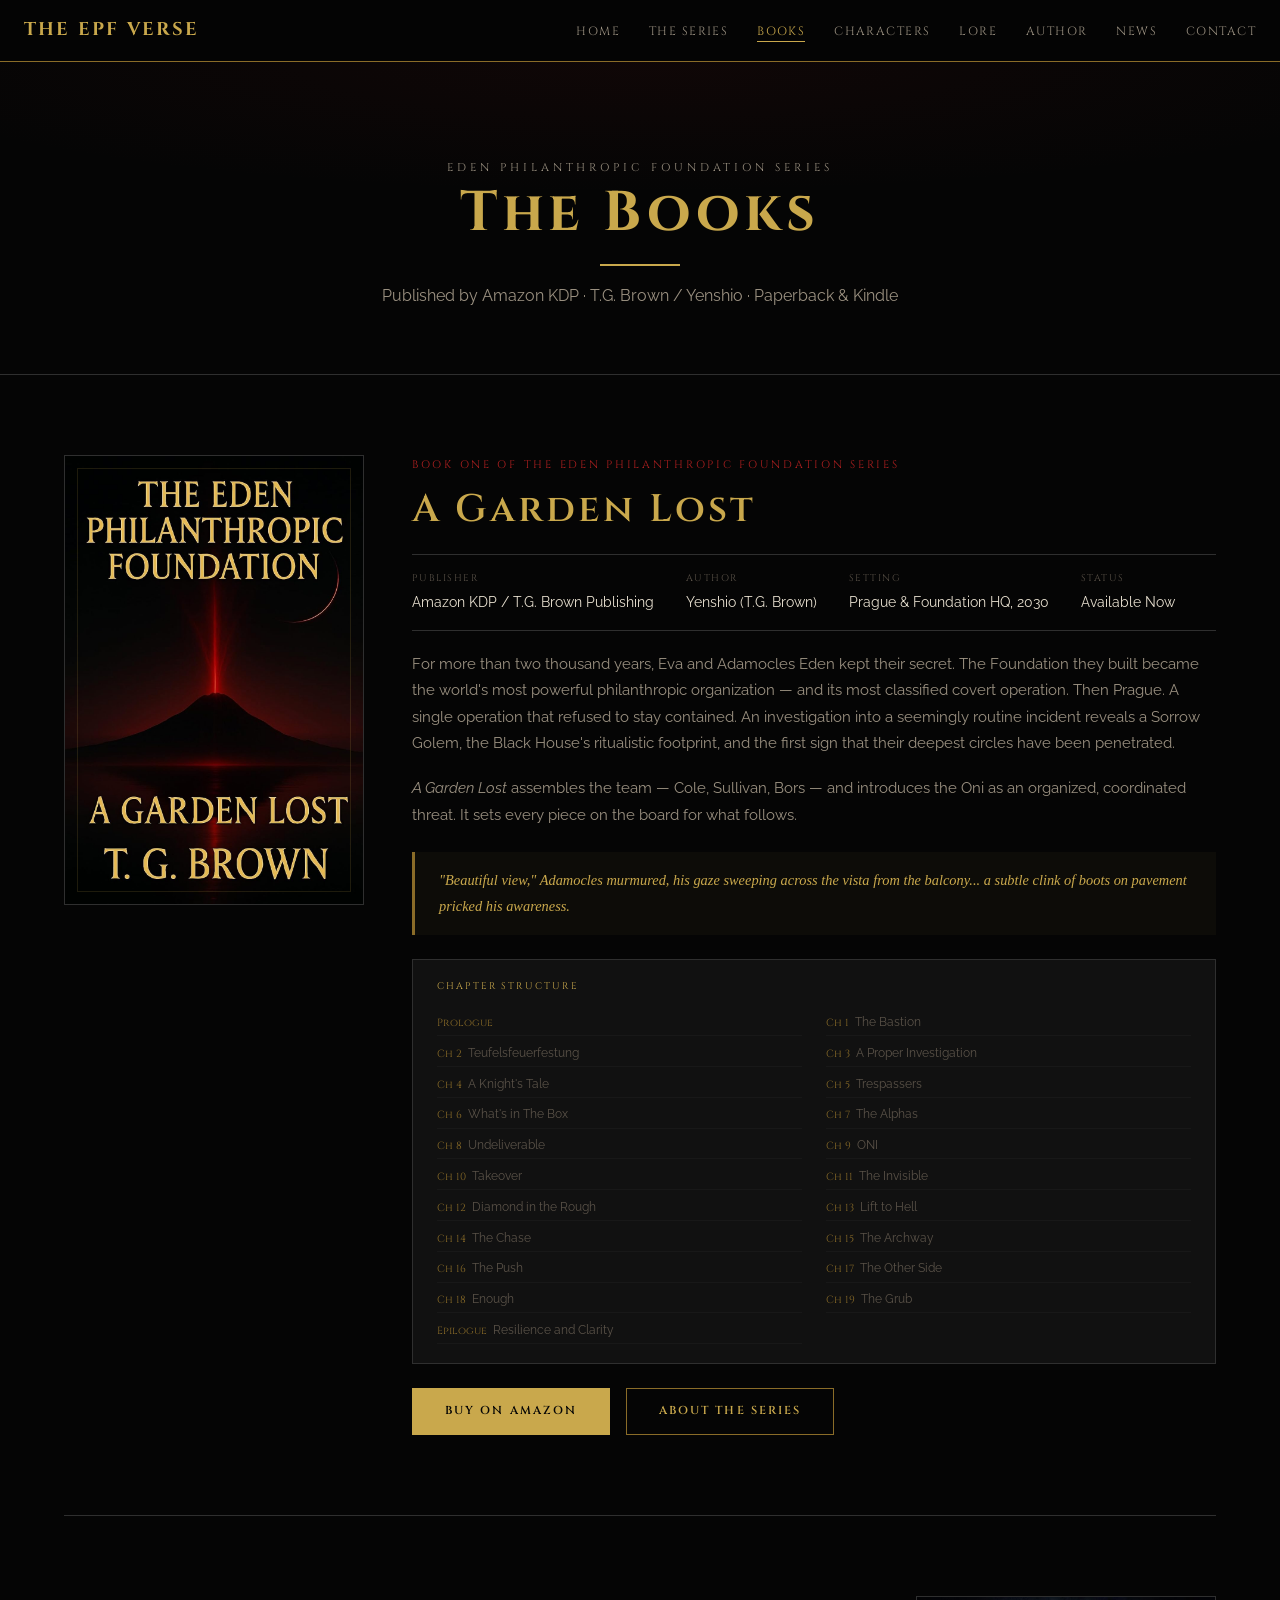
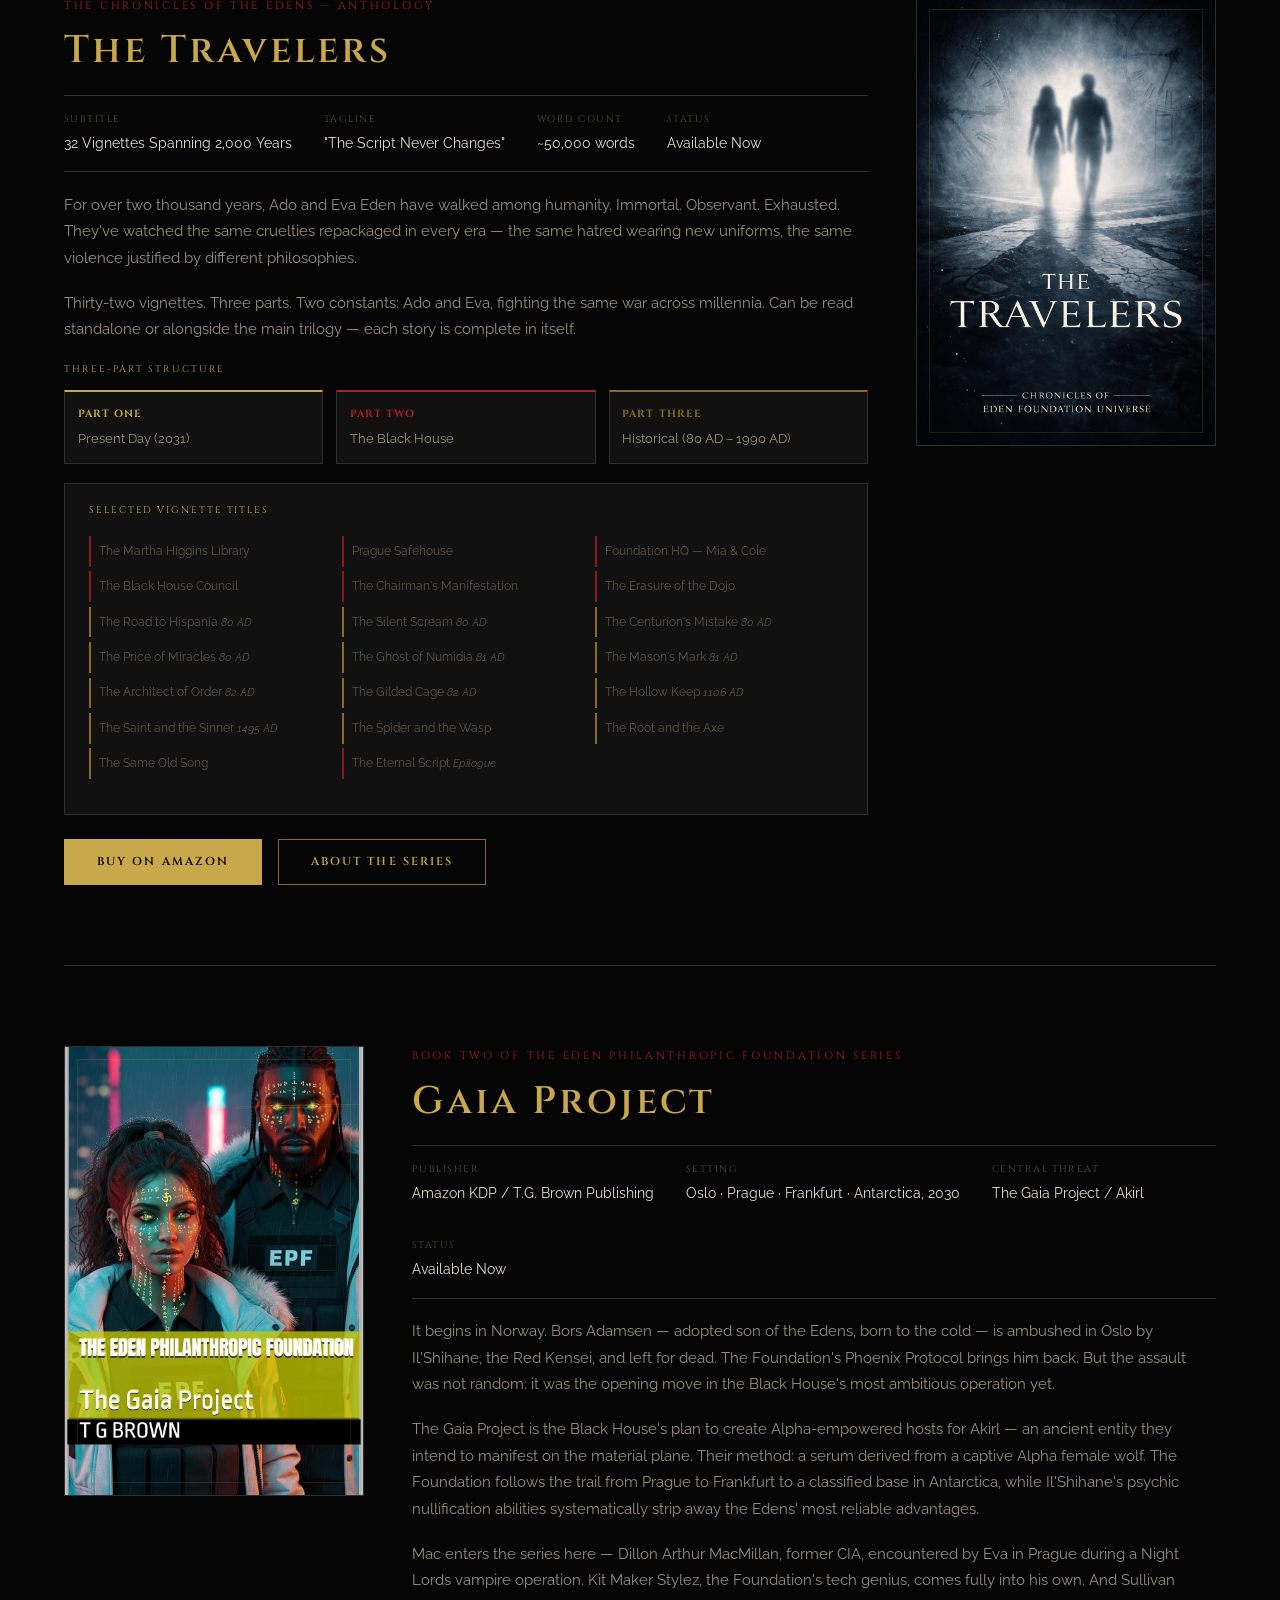
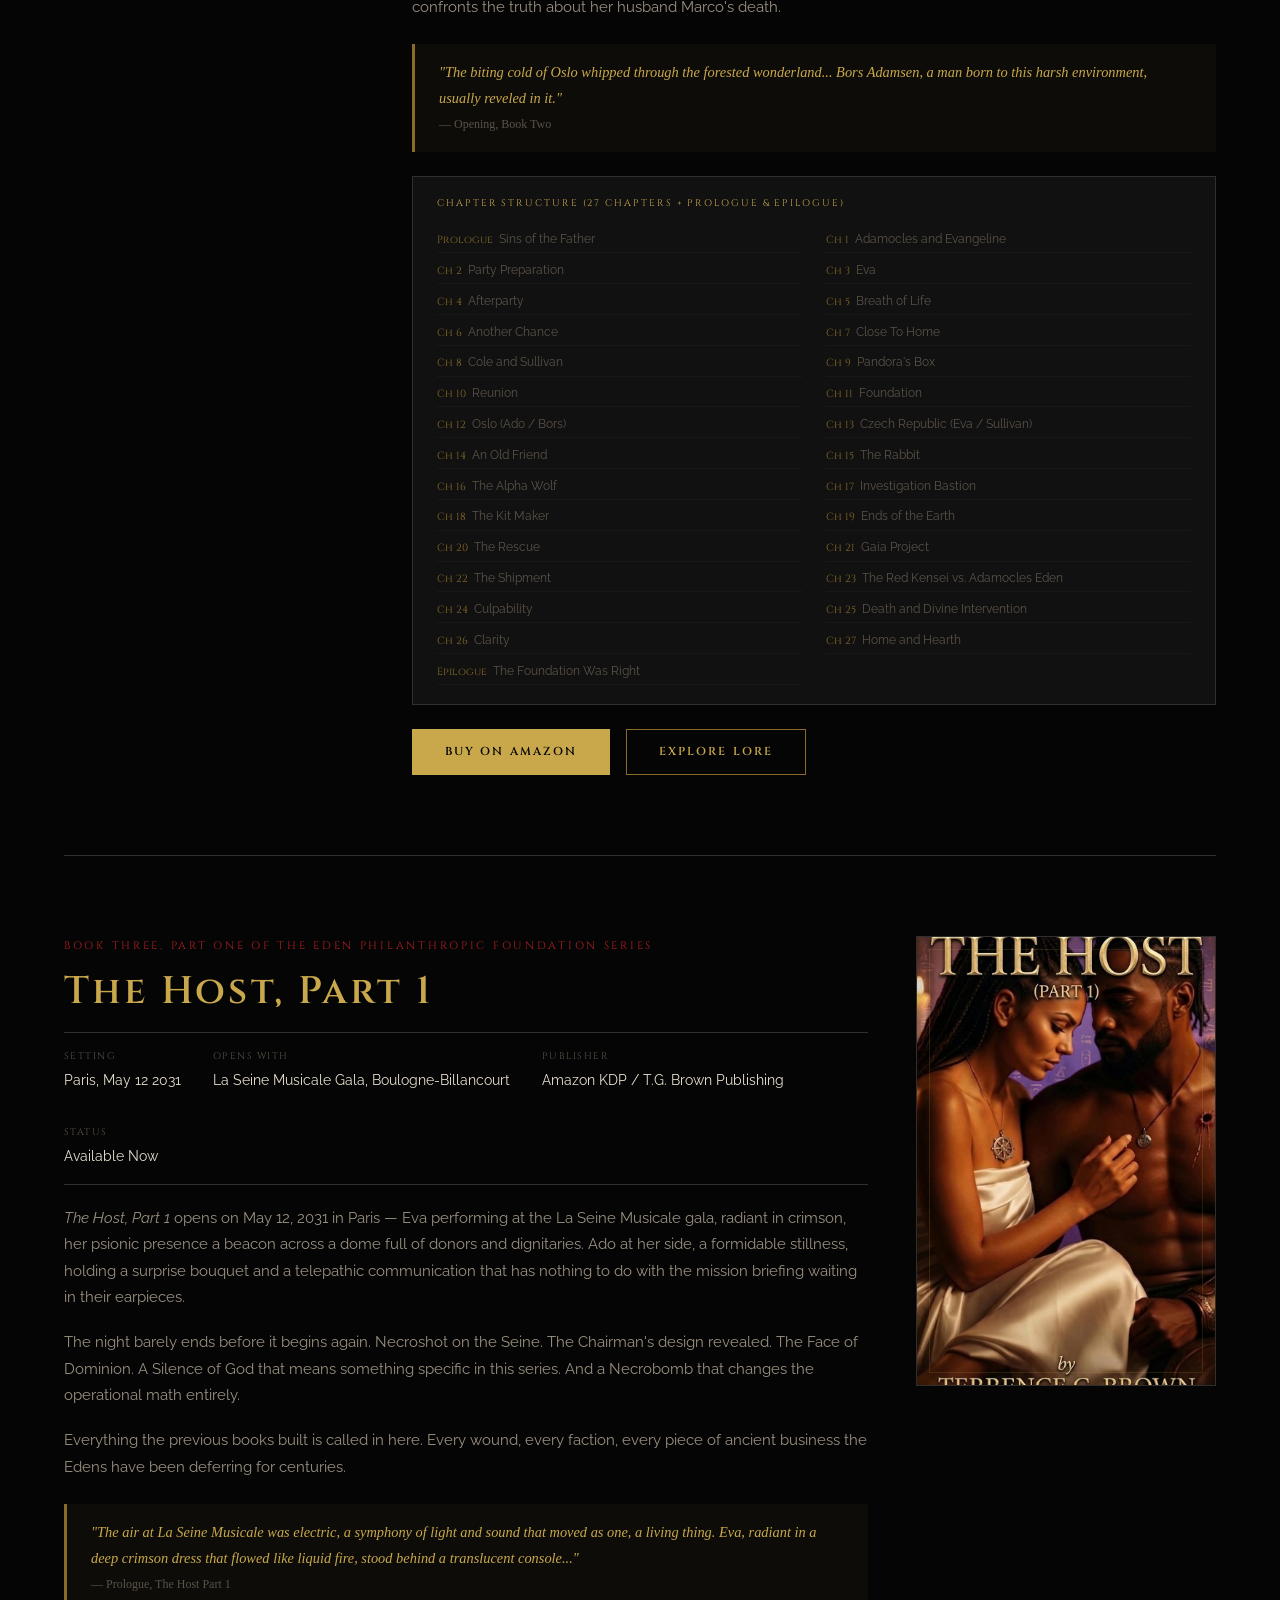
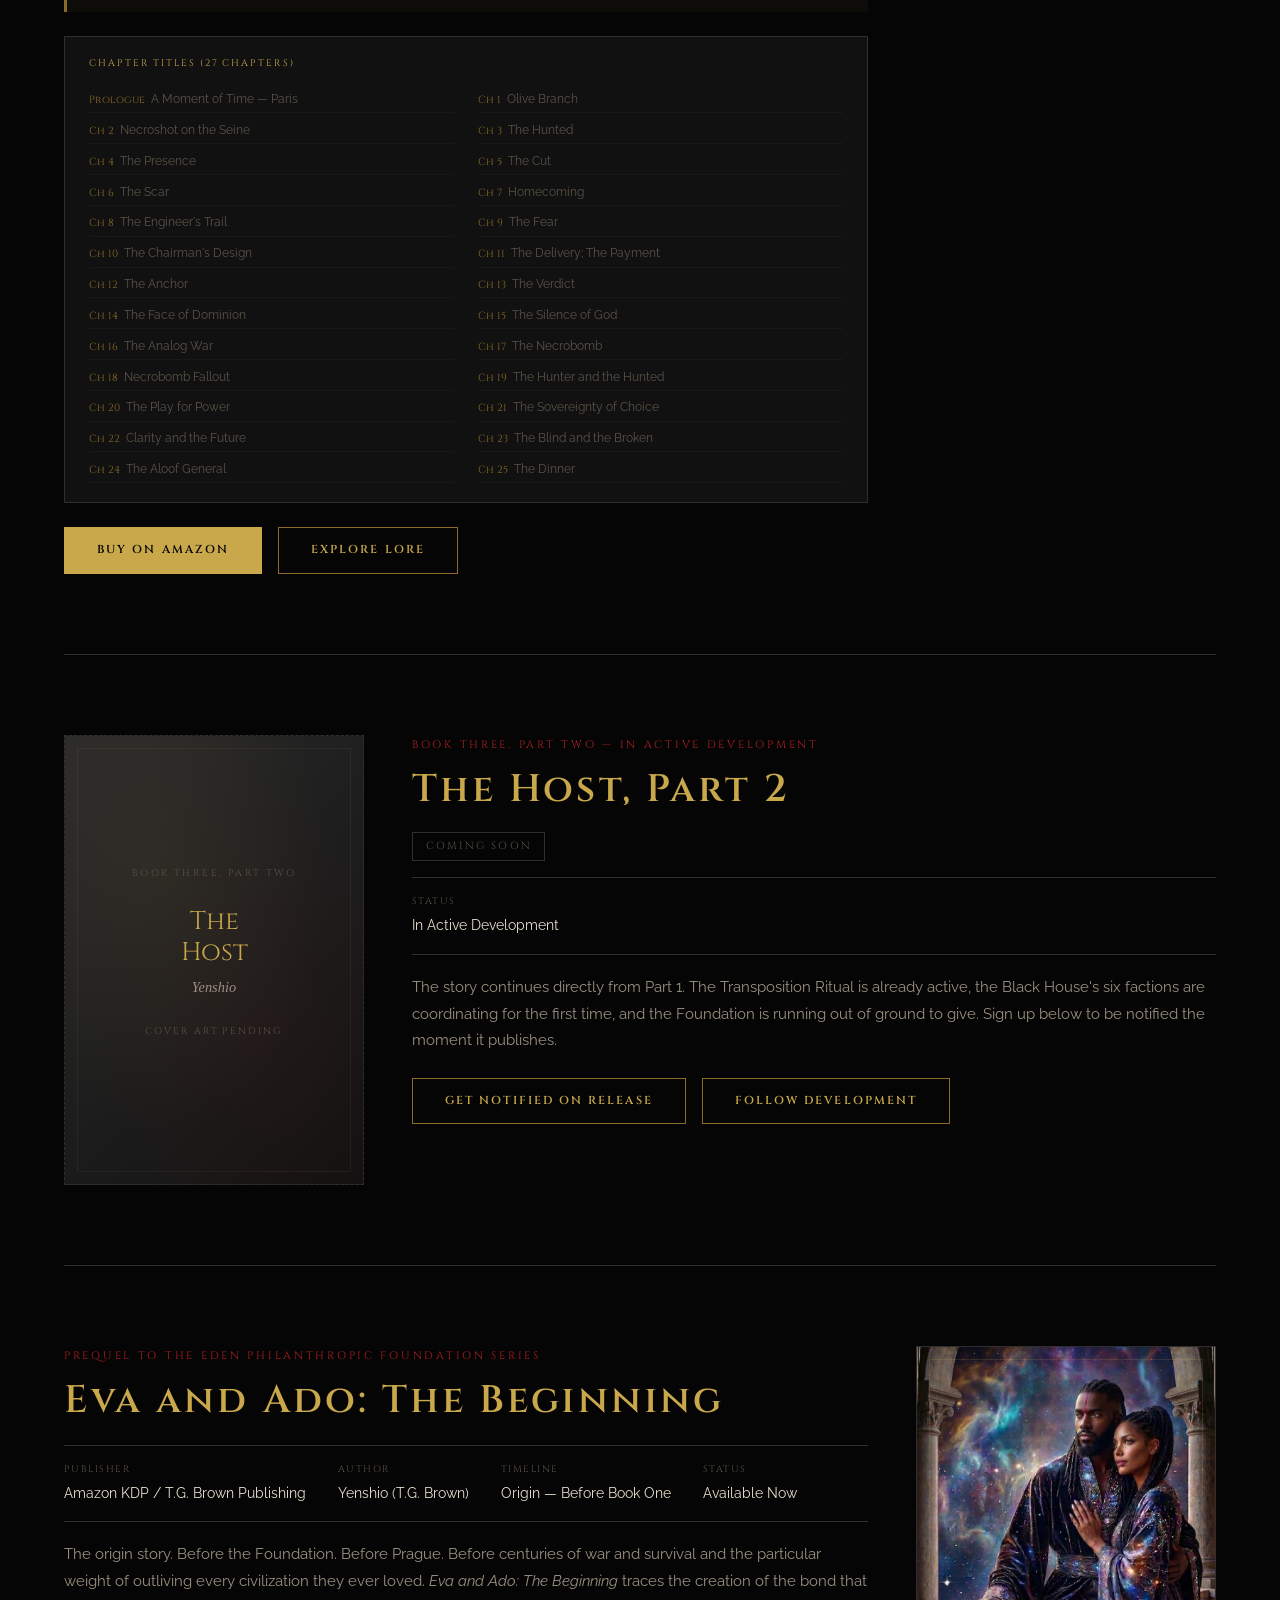
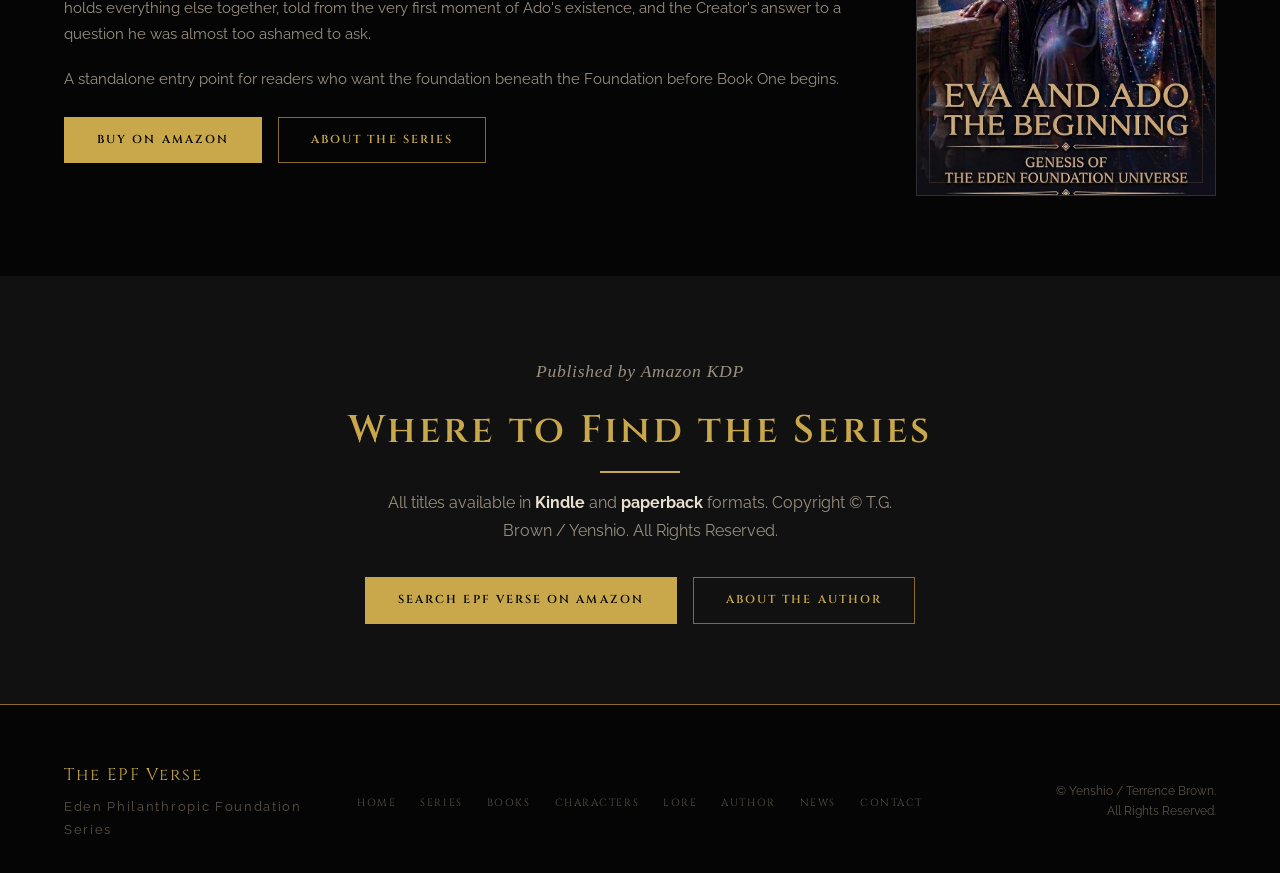
<file: Website/books.html>
<!DOCTYPE html>
<html lang="en">
<head>
  <meta charset="UTF-8" />
  <meta name="viewport" content="width=device-width, initial-scale=1.0" />
  <title>Books, The EPF Verse</title>
  <meta name="description" content="All books in the EPF Verse by Yenshio, available on Amazon KDP." />
  <link rel="stylesheet" href="styles.css" />
  <style>
    .book-full-entry {
      display: grid;
      grid-template-columns: 300px 1fr;
      gap: 3rem;
      align-items: start;
      margin-bottom: 5rem;
      padding-bottom: 5rem;
      border-bottom: 1px solid var(--border);
    }
    .book-full-entry:last-of-type { border-bottom: none; margin-bottom: 0; padding-bottom: 0; }
    .book-full-entry.reversed { grid-template-columns: 1fr 300px; }
    .book-full-entry.reversed .book-large-cover { order: 2; }
    .book-full-entry.reversed .book-full-text  { order: 1; }

    .book-large-cover {
      width: 100%;
      aspect-ratio: 2/3;
      background: linear-gradient(135deg, var(--light-gray) 0%, var(--dark-gray) 100%);
      border: 1px solid var(--border);
      display: flex;
      flex-direction: column;
      align-items: center;
      justify-content: center;
      position: relative;
      overflow: hidden;
    }
    .book-cover-img {
      position: absolute;
      inset: 0;
      width: 100%;
      height: 100%;
      object-fit: cover;
      z-index: 0;
    }
    .book-large-cover::before {
      content: '';
      position: absolute;
      inset: 0;
      background:
        radial-gradient(ellipse at 30% 30%, rgba(201,168,76,0.07) 0%, transparent 60%),
        radial-gradient(ellipse at 70% 70%, rgba(139,26,26,0.07) 0%, transparent 60%);
    }
    .book-large-cover .cover-text { position: relative; z-index: 1; text-align: center; padding: 2rem; }
    .cover-text .book-title-display {
      font-family: var(--font-head);
      font-size: 1.6rem;
      color: var(--gold);
      margin-bottom: 0.4rem;
      line-height: 1.2;
    }
    .cover-text .cover-label {
      font-family: var(--font-head);
      font-size: 0.6rem;
      letter-spacing: 0.25em;
      text-transform: uppercase;
      color: var(--text-dim);
      margin-bottom: 1.5rem;
    }
    .cover-author { font-family: var(--font-sub); font-style: italic; font-size: 0.9rem; color: var(--text-muted); }
    .cover-frame { position: absolute; inset: 12px; border: 1px solid rgba(201,168,76,0.15); pointer-events: none; }

    .book-full-text .book-series-label {
      font-family: var(--font-head);
      font-size: 0.68rem;
      letter-spacing: 0.25em;
      text-transform: uppercase;
      color: var(--red-light);
      margin-bottom: 0.8rem;
    }
    .book-full-text h2 { margin-bottom: 1rem; }

    .book-meta-strip {
      display: flex;
      gap: 2rem;
      flex-wrap: wrap;
      padding: 1rem 0;
      border-top: 1px solid var(--border);
      border-bottom: 1px solid var(--border);
      margin: 1.2rem 0;
    }
    .book-meta-item {
      font-family: var(--font-head);
      font-size: 0.6rem;
      letter-spacing: 0.15em;
      text-transform: uppercase;
      color: var(--text-dim);
    }
    .book-meta-item span {
      display: block;
      color: var(--text-main);
      font-family: var(--font-body);
      font-size: 0.85rem;
      text-transform: none;
      letter-spacing: 0;
      margin-top: 0.2rem;
    }

    .chapter-list {
      margin: 1.2rem 0;
      background: var(--dark-gray);
      border: 1px solid var(--border);
      padding: 1.2rem 1.5rem;
    }
    .chapter-list-label {
      font-family: var(--font-head);
      font-size: 0.6rem;
      letter-spacing: 0.2em;
      text-transform: uppercase;
      color: var(--gold);
      margin-bottom: 0.8rem;
      display: block;
    }
    .chapter-list ol {
      list-style: none;
      display: grid;
      grid-template-columns: 1fr 1fr;
      gap: 0.2rem 1.5rem;
      padding: 0;
      margin: 0;
    }
    .chapter-list li {
      font-size: 0.78rem;
      color: var(--text-dim);
      padding: 0.15rem 0;
      border-bottom: 1px solid rgba(255,255,255,0.03);
    }
    .chapter-list li span { color: var(--gold-dark); margin-right: 0.4rem; font-family: var(--font-head); font-size: 0.65rem; }

    .book-buy-row { display: flex; gap: 1rem; flex-wrap: wrap; margin-top: 1.5rem; }

    .coming-soon-badge {
      display: inline-block;
      font-family: var(--font-head);
      font-size: 0.65rem;
      letter-spacing: 0.2em;
      text-transform: uppercase;
      padding: 0.3rem 0.8rem;
      border: 1px solid var(--border);
      color: var(--text-dim);
    }

    .travelers-vignette-grid {
      display: grid;
      grid-template-columns: repeat(3, 1fr);
      gap: 0.3rem;
      margin: 1rem 0;
    }
    .vignette-item {
      font-size: 0.75rem;
      color: var(--text-dim);
      padding: 0.3rem 0.5rem;
      background: var(--dark-gray);
      border-left: 2px solid var(--border);
    }
    .vignette-item.historical { border-left-color: var(--gold-dark); }
    .vignette-item.present    { border-left-color: var(--red); }

    @media (max-width: 800px) {
      .book-full-entry,
      .book-full-entry.reversed { grid-template-columns: 1fr; }
      .book-full-entry.reversed .book-large-cover { order: 0; }
      .book-full-entry.reversed .book-full-text  { order: 1; }
      .book-large-cover { max-width: 280px; margin: 0 auto; }
      .chapter-list ol { grid-template-columns: 1fr; }
      .travelers-vignette-grid { grid-template-columns: 1fr 1fr; }
    }
  </style>
</head>
<body>

  <nav class="navbar">
    <div class="nav-inner">
      <a href="index.html" class="nav-logo">The EPF Verse</a>
      <button class="nav-toggle" aria-label="Toggle menu" onclick="document.querySelector('.nav-links').classList.toggle('open')">
        <span></span><span></span><span></span>
      </button>
      <ul class="nav-links">
        <li><a href="index.html">Home</a></li>
        <li><a href="series.html">The Series</a></li>
        <li><a href="books.html" class="active">Books</a></li>
        <li><a href="characters.html">Characters</a></li>
        <li><a href="lore.html">Lore</a></li>
        <li><a href="author.html">Author</a></li>
        <li><a href="blog.html">News</a></li>
        <li><a href="contact.html">Contact</a></li>
      </ul>
    </div>
  </nav>

  <section class="page-hero">
    <div class="container">
      <p class="hero-eyebrow">Eden Philanthropic Foundation Series</p>
      <h1>The Books</h1>
      <div class="divider-sm"></div>
      <p>Published by Amazon KDP · T.G. Brown / Yenshio · Paperback &amp; Kindle</p>
    </div>
  </section>

  <section class="section">
    <div class="container">

      <!-- ── BOOK 1 ── -->
      <div class="book-full-entry reveal">
        <div class="book-large-cover">
          <img src="images/book-garden-lost.jpg" alt="A Garden Lost cover" class="book-cover-img" />
          <div class="cover-frame"></div>
        </div>
        <div class="book-full-text">
          <p class="book-series-label">Book One of the Eden Philanthropic Foundation Series</p>
          <h2>A Garden Lost</h2>
          <div class="book-meta-strip">
            <div class="book-meta-item">Publisher<span>Amazon KDP / T.G. Brown Publishing</span></div>
            <div class="book-meta-item">Author<span>Yenshio (T.G. Brown)</span></div>
            <div class="book-meta-item">Setting<span>Prague &amp; Foundation HQ, 2030</span></div>
            <div class="book-meta-item">Status<span>Available Now</span></div>
          </div>
          <p style="color:var(--text-muted);font-size:0.95rem;">For more than two thousand years, Eva and Adamocles Eden kept their secret. The Foundation they built became the world's most powerful philanthropic organization — and its most classified covert operation. Then Prague. A single operation that refused to stay contained. An investigation into a seemingly routine incident reveals a Sorrow Golem, the Black House's ritualistic footprint, and the first sign that their deepest circles have been penetrated.</p>
          <p style="color:var(--text-muted);font-size:0.95rem;"><em>A Garden Lost</em> assembles the team — Cole, Sullivan, Bors — and introduces the Oni as an organized, coordinated threat. It sets every piece on the board for what follows.</p>
          <div class="lore-quote" style="font-size:0.9rem;">"Beautiful view," Adamocles murmured, his gaze sweeping across the vista from the balcony... a subtle clink of boots on pavement pricked his awareness.</div>

          <div class="chapter-list">
            <span class="chapter-list-label">Chapter Structure</span>
            <ol>
              <li><span>Prologue</span></li>
              <li><span>Ch 1</span>The Bastion</li>
              <li><span>Ch 2</span>Teufelsfeuerfestung</li>
              <li><span>Ch 3</span>A Proper Investigation</li>
              <li><span>Ch 4</span>A Knight's Tale</li>
              <li><span>Ch 5</span>Trespassers</li>
              <li><span>Ch 6</span>What's in The Box</li>
              <li><span>Ch 7</span>The Alphas</li>
              <li><span>Ch 8</span>Undeliverable</li>
              <li><span>Ch 9</span>ONI</li>
              <li><span>Ch 10</span>Takeover</li>
              <li><span>Ch 11</span>The Invisible</li>
              <li><span>Ch 12</span>Diamond in the Rough</li>
              <li><span>Ch 13</span>Lift to Hell</li>
              <li><span>Ch 14</span>The Chase</li>
              <li><span>Ch 15</span>The Archway</li>
              <li><span>Ch 16</span>The Push</li>
              <li><span>Ch 17</span>The Other Side</li>
              <li><span>Ch 18</span>Enough</li>
              <li><span>Ch 19</span>The Grub</li>
              <li><span>Epilogue</span>Resilience and Clarity</li>
            </ol>
          </div>

          <div class="book-buy-row">
            <a href="https://www.amazon.com/gp/product/B0FC1317WH" target="_blank" rel="noopener" class="btn btn-primary">Buy on Amazon</a>
            <a href="series.html" class="btn btn-outline">About the Series</a>
          </div>
        </div>
      </div>

      <!-- ── ANTHOLOGY ── -->
      <div class="book-full-entry reversed reveal">
        <div class="book-large-cover">
          <img src="images/book-travelers.jpg" alt="The Travelers cover" class="book-cover-img" />
          <div class="cover-frame"></div>
        </div>
        <div class="book-full-text">
          <p class="book-series-label">The Chronicles of The Edens — Anthology</p>
          <h2>The Travelers</h2>
          <div class="book-meta-strip">
            <div class="book-meta-item">Subtitle<span>32 Vignettes Spanning 2,000 Years</span></div>
            <div class="book-meta-item">Tagline<span>"The Script Never Changes"</span></div>
            <div class="book-meta-item">Word Count<span>~50,000 words</span></div>
            <div class="book-meta-item">Status<span>Available Now</span></div>
          </div>
          <p style="color:var(--text-muted);font-size:0.95rem;">For over two thousand years, Ado and Eva Eden have walked among humanity. Immortal. Observant. Exhausted. They've watched the same cruelties repackaged in every era — the same hatred wearing new uniforms, the same violence justified by different philosophies.</p>
          <p style="color:var(--text-muted);font-size:0.95rem;">Thirty-two vignettes. Three parts. Two constants: Ado and Eva, fighting the same war across millennia. Can be read standalone or alongside the main trilogy — each story is complete in itself.</p>

          <div style="margin:1.2rem 0;">
            <span class="chapter-list-label" style="font-family:var(--font-head);font-size:0.6rem;letter-spacing:0.2em;text-transform:uppercase;color:var(--gold);display:block;margin-bottom:0.7rem;">Three-Part Structure</span>
            <div style="display:grid;grid-template-columns:1fr 1fr 1fr;gap:0.8rem;margin-bottom:1rem;">
              <div style="background:var(--dark-gray);border:1px solid var(--border);border-top:2px solid var(--gold);padding:0.8rem;font-size:0.8rem;">
                <strong style="color:var(--gold);display:block;margin-bottom:0.3rem;font-family:var(--font-head);font-size:0.65rem;letter-spacing:0.1em;">PART ONE</strong>
                <span style="color:var(--text-muted);">Present Day (2031)</span>
              </div>
              <div style="background:var(--dark-gray);border:1px solid var(--border);border-top:2px solid var(--red-light);padding:0.8rem;font-size:0.8rem;">
                <strong style="color:var(--red-light);display:block;margin-bottom:0.3rem;font-family:var(--font-head);font-size:0.65rem;letter-spacing:0.1em;">PART TWO</strong>
                <span style="color:var(--text-muted);">The Black House</span>
              </div>
              <div style="background:var(--dark-gray);border:1px solid var(--border);border-top:2px solid var(--gold-dark);padding:0.8rem;font-size:0.8rem;">
                <strong style="color:var(--gold-dark);display:block;margin-bottom:0.3rem;font-family:var(--font-head);font-size:0.65rem;letter-spacing:0.1em;">PART THREE</strong>
                <span style="color:var(--text-muted);">Historical (80 AD – 1990 AD)</span>
              </div>
            </div>
          </div>

          <div class="chapter-list">
            <span class="chapter-list-label">Selected Vignette Titles</span>
            <div class="travelers-vignette-grid">
              <div class="vignette-item present">The Martha Higgins Library</div>
              <div class="vignette-item present">Prague Safehouse</div>
              <div class="vignette-item present">Foundation HQ — Mia &amp; Cole</div>
              <div class="vignette-item present">The Black House Council</div>
              <div class="vignette-item present">The Chairman's Manifestation</div>
              <div class="vignette-item present">The Erasure of the Dojo</div>
              <div class="vignette-item historical">The Road to Hispania <em style="font-size:0.68rem;color:var(--text-dim);">80 AD</em></div>
              <div class="vignette-item historical">The Silent Scream <em style="font-size:0.68rem;color:var(--text-dim);">80 AD</em></div>
              <div class="vignette-item historical">The Centurion's Mistake <em style="font-size:0.68rem;color:var(--text-dim);">80 AD</em></div>
              <div class="vignette-item historical">The Price of Miracles <em style="font-size:0.68rem;color:var(--text-dim);">80 AD</em></div>
              <div class="vignette-item historical">The Ghost of Numidia <em style="font-size:0.68rem;color:var(--text-dim);">81 AD</em></div>
              <div class="vignette-item historical">The Mason's Mark <em style="font-size:0.68rem;color:var(--text-dim);">81 AD</em></div>
              <div class="vignette-item historical">The Architect of Order <em style="font-size:0.68rem;color:var(--text-dim);">82 AD</em></div>
              <div class="vignette-item historical">The Gilded Cage <em style="font-size:0.68rem;color:var(--text-dim);">82 AD</em></div>
              <div class="vignette-item historical">The Hollow Keep <em style="font-size:0.68rem;color:var(--text-dim);">1106 AD</em></div>
              <div class="vignette-item historical">The Saint and the Sinner <em style="font-size:0.68rem;color:var(--text-dim);">1495 AD</em></div>
              <div class="vignette-item historical">The Spider and the Wasp</div>
              <div class="vignette-item historical">The Root and the Axe</div>
              <div class="vignette-item historical">The Same Old Song</div>
              <div class="vignette-item present">The Eternal Script <em style="font-size:0.68rem;color:var(--text-dim);">Epilogue</em></div>
            </div>
          </div>

          <div class="book-buy-row">
            <a href="https://www.amazon.com/gp/product/B0G9WVFDZ2" target="_blank" rel="noopener" class="btn btn-primary">Buy on Amazon</a>
            <a href="series.html" class="btn btn-outline">About the Series</a>
          </div>
        </div>
      </div>

      <!-- ── BOOK 2 ── -->
      <div class="book-full-entry reveal">
        <div class="book-large-cover">
          <!-- Interim cover — author has a redesign planned -->
          <img src="images/book-gaia-project.jpg" alt="Gaia Project cover" class="book-cover-img" />
          <div class="cover-frame"></div>
        </div>
        <div class="book-full-text">
          <p class="book-series-label">Book Two of the Eden Philanthropic Foundation Series</p>
          <h2>Gaia Project</h2>
          <div class="book-meta-strip">
            <div class="book-meta-item">Publisher<span>Amazon KDP / T.G. Brown Publishing</span></div>
            <div class="book-meta-item">Setting<span>Oslo · Prague · Frankfurt · Antarctica, 2030</span></div>
            <div class="book-meta-item">Central Threat<span>The Gaia Project / Akirl</span></div>
            <div class="book-meta-item">Status<span>Available Now</span></div>
          </div>
          <p style="color:var(--text-muted);font-size:0.95rem;">It begins in Norway. Bors Adamsen — adopted son of the Edens, born to the cold — is ambushed in Oslo by Il'Shihane, the Red Kensei, and left for dead. The Foundation's Phoenix Protocol brings him back. But the assault was not random: it was the opening move in the Black House's most ambitious operation yet.</p>
          <p style="color:var(--text-muted);font-size:0.95rem;">The Gaia Project is the Black House's plan to create Alpha-empowered hosts for Akirl — an ancient entity they intend to manifest on the material plane. Their method: a serum derived from a captive Alpha female wolf. The Foundation follows the trail from Prague to Frankfurt to a classified base in Antarctica, while Il'Shihane's psychic nullification abilities systematically strip away the Edens' most reliable advantages.</p>
          <p style="color:var(--text-muted);font-size:0.95rem;">Mac enters the series here — Dillon Arthur MacMillan, former CIA, encountered by Eva in Prague during a Night Lords vampire operation. Kit Maker Stylez, the Foundation's tech genius, comes fully into his own. And Sullivan confronts the truth about her husband Marco's death.</p>
          <div class="lore-quote" style="font-size:0.9rem;">"The biting cold of Oslo whipped through the forested wonderland... Bors Adamsen, a man born to this harsh environment, usually reveled in it."<br/><span style="font-style:normal;font-size:0.75rem;color:var(--text-dim);">— Opening, Book Two</span></div>

          <div class="chapter-list">
            <span class="chapter-list-label">Chapter Structure (27 Chapters + Prologue &amp; Epilogue)</span>
            <ol>
              <li><span>Prologue</span>Sins of the Father</li>
              <li><span>Ch 1</span>Adamocles and Evangeline</li>
              <li><span>Ch 2</span>Party Preparation</li>
              <li><span>Ch 3</span>Eva</li>
              <li><span>Ch 4</span>Afterparty</li>
              <li><span>Ch 5</span>Breath of Life</li>
              <li><span>Ch 6</span>Another Chance</li>
              <li><span>Ch 7</span>Close To Home</li>
              <li><span>Ch 8</span>Cole and Sullivan</li>
              <li><span>Ch 9</span>Pandora's Box</li>
              <li><span>Ch 10</span>Reunion</li>
              <li><span>Ch 11</span>Foundation</li>
              <li><span>Ch 12</span>Oslo (Ado / Bors)</li>
              <li><span>Ch 13</span>Czech Republic (Eva / Sullivan)</li>
              <li><span>Ch 14</span>An Old Friend</li>
              <li><span>Ch 15</span>The Rabbit</li>
              <li><span>Ch 16</span>The Alpha Wolf</li>
              <li><span>Ch 17</span>Investigation Bastion</li>
              <li><span>Ch 18</span>The Kit Maker</li>
              <li><span>Ch 19</span>Ends of the Earth</li>
              <li><span>Ch 20</span>The Rescue</li>
              <li><span>Ch 21</span>Gaia Project</li>
              <li><span>Ch 22</span>The Shipment</li>
              <li><span>Ch 23</span>The Red Kensei vs. Adamocles Eden</li>
              <li><span>Ch 24</span>Culpability</li>
              <li><span>Ch 25</span>Death and Divine Intervention</li>
              <li><span>Ch 26</span>Clarity</li>
              <li><span>Ch 27</span>Home and Hearth</li>
              <li><span>Epilogue</span>The Foundation Was Right</li>
            </ol>
          </div>

          <div class="book-buy-row">
            <a href="https://www.amazon.com/gp/product/B0FP3TJRMF" target="_blank" rel="noopener" class="btn btn-primary">Buy on Amazon</a>
            <a href="lore.html" class="btn btn-outline">Explore Lore</a>
          </div>
        </div>
      </div>

      <!-- ── BOOK 3, PART 1 ── -->
      <div class="book-full-entry reversed reveal">
        <div class="book-large-cover">
          <img src="images/book-host-part1.jpg" alt="The Host, Part 1 cover" class="book-cover-img" />
          <div class="cover-frame"></div>
        </div>
        <div class="book-full-text">
          <p class="book-series-label">Book Three, Part One of the Eden Philanthropic Foundation Series</p>
          <h2>The Host, Part 1</h2>
          <div class="book-meta-strip" style="margin-top:1rem;">
            <div class="book-meta-item">Setting<span>Paris, May 12 2031</span></div>
            <div class="book-meta-item">Opens With<span>La Seine Musicale Gala, Boulogne-Billancourt</span></div>
            <div class="book-meta-item">Publisher<span>Amazon KDP / T.G. Brown Publishing</span></div>
            <div class="book-meta-item">Status<span>Available Now</span></div>
          </div>
          <p style="color:var(--text-muted);font-size:0.95rem;"><em>The Host, Part 1</em> opens on May 12, 2031 in Paris — Eva performing at the La Seine Musicale gala, radiant in crimson, her psionic presence a beacon across a dome full of donors and dignitaries. Ado at her side, a formidable stillness, holding a surprise bouquet and a telepathic communication that has nothing to do with the mission briefing waiting in their earpieces.</p>
          <p style="color:var(--text-muted);font-size:0.95rem;">The night barely ends before it begins again. Necroshot on the Seine. The Chairman's design revealed. The Face of Dominion. A Silence of God that means something specific in this series. And a Necrobomb that changes the operational math entirely.</p>
          <p style="color:var(--text-muted);font-size:0.95rem;">Everything the previous books built is called in here. Every wound, every faction, every piece of ancient business the Edens have been deferring for centuries.</p>
          <div class="lore-quote" style="font-size:0.9rem;">"The air at La Seine Musicale was electric, a symphony of light and sound that moved as one, a living thing. Eva, radiant in a deep crimson dress that flowed like liquid fire, stood behind a translucent console..."<br/><span style="font-style:normal;font-size:0.75rem;color:var(--text-dim);">— Prologue, The Host Part 1</span></div>

          <div class="chapter-list">
            <span class="chapter-list-label">Chapter Titles (27 Chapters)</span>
            <ol>
              <li><span>Prologue</span>A Moment of Time — Paris</li>
              <li><span>Ch 1</span>Olive Branch</li>
              <li><span>Ch 2</span>Necroshot on the Seine</li>
              <li><span>Ch 3</span>The Hunted</li>
              <li><span>Ch 4</span>The Presence</li>
              <li><span>Ch 5</span>The Cut</li>
              <li><span>Ch 6</span>The Scar</li>
              <li><span>Ch 7</span>Homecoming</li>
              <li><span>Ch 8</span>The Engineer's Trail</li>
              <li><span>Ch 9</span>The Fear</li>
              <li><span>Ch 10</span>The Chairman's Design</li>
              <li><span>Ch 11</span>The Delivery; The Payment</li>
              <li><span>Ch 12</span>The Anchor</li>
              <li><span>Ch 13</span>The Verdict</li>
              <li><span>Ch 14</span>The Face of Dominion</li>
              <li><span>Ch 15</span>The Silence of God</li>
              <li><span>Ch 16</span>The Analog War</li>
              <li><span>Ch 17</span>The Necrobomb</li>
              <li><span>Ch 18</span>Necrobomb Fallout</li>
              <li><span>Ch 19</span>The Hunter and the Hunted</li>
              <li><span>Ch 20</span>The Play for Power</li>
              <li><span>Ch 21</span>The Sovereignty of Choice</li>
              <li><span>Ch 22</span>Clarity and the Future</li>
              <li><span>Ch 23</span>The Blind and the Broken</li>
              <li><span>Ch 24</span>The Aloof General</li>
              <li><span>Ch 25</span>The Dinner</li>
            </ol>
          </div>

          <div class="book-buy-row">
            <a href="https://a.co/d/02tqPekP" target="_blank" rel="noopener" class="btn btn-primary">Buy on Amazon</a>
            <a href="lore.html" class="btn btn-outline">Explore Lore</a>
          </div>
        </div>
      </div>

      <!-- ── BOOK 3, PART 2 ── -->
      <div class="book-full-entry reveal">
        <div class="book-large-cover" style="border-style:dashed;">
          <div class="cover-frame" style="border-color:rgba(201,168,76,0.08);"></div>
          <div class="cover-text">
            <p class="cover-label">Book Three, Part Two</p>
            <p class="book-title-display">The<br/>Host</p>
            <p class="cover-author">Yenshio</p>
            <p style="font-family:var(--font-head);font-size:0.6rem;letter-spacing:0.2em;text-transform:uppercase;color:var(--text-dim);margin-top:1.5rem;">Cover Art Pending</p>
          </div>
        </div>
        <div class="book-full-text">
          <p class="book-series-label">Book Three, Part Two — In Active Development</p>
          <h2>The Host, Part 2</h2>
          <span class="coming-soon-badge">Coming Soon</span>
          <div class="book-meta-strip" style="margin-top:1rem;">
            <div class="book-meta-item">Status<span>In Active Development</span></div>
          </div>
          <p style="color:var(--text-muted);font-size:0.95rem;">The story continues directly from Part 1. The Transposition Ritual is already active, the Black House's six factions are coordinating for the first time, and the Foundation is running out of ground to give. Sign up below to be notified the moment it publishes.</p>

          <div class="book-buy-row">
            <a href="contact.html" class="btn btn-outline">Get Notified on Release</a>
            <a href="blog.html" class="btn btn-outline">Follow Development</a>
          </div>
        </div>
      </div>

      <!-- ── THE BEGINNING (PREQUEL) ── -->
      <div class="book-full-entry reversed reveal">
        <div class="book-large-cover">
          <img src="images/book-beginning.jpg" alt="Eva and Ado: The Beginning cover" class="book-cover-img" />
          <div class="cover-frame"></div>
        </div>
        <div class="book-full-text">
          <p class="book-series-label">Prequel to the Eden Philanthropic Foundation Series</p>
          <h2>Eva and Ado: The Beginning</h2>
          <div class="book-meta-strip">
            <div class="book-meta-item">Publisher<span>Amazon KDP / T.G. Brown Publishing</span></div>
            <div class="book-meta-item">Author<span>Yenshio (T.G. Brown)</span></div>
            <div class="book-meta-item">Timeline<span>Origin — Before Book One</span></div>
            <div class="book-meta-item">Status<span>Available Now</span></div>
          </div>
          <p style="color:var(--text-muted);font-size:0.95rem;">The origin story. Before the Foundation. Before Prague. Before centuries of war and survival and the particular weight of outliving every civilization they ever loved. <em>Eva and Ado: The Beginning</em> traces the creation of the bond that holds everything else together, told from the very first moment of Ado's existence, and the Creator's answer to a question he was almost too ashamed to ask.</p>
          <p style="color:var(--text-muted);font-size:0.95rem;">A standalone entry point for readers who want the foundation beneath the Foundation before Book One begins.</p>

          <div class="book-buy-row">
            <a href="https://a.co/d/06nrQoDo" target="_blank" rel="noopener" class="btn btn-primary">Buy on Amazon</a>
            <a href="series.html" class="btn btn-outline">About the Series</a>
          </div>
        </div>
      </div>

    </div>
  </section>

  <section class="section-alt">
    <div class="container" style="text-align:center;">
      <div class="reveal">
        <p class="subheading">Published by Amazon KDP</p>
        <h2>Where to Find the Series</h2>
        <div class="divider-sm"></div>
        <p style="color:var(--text-muted);max-width:550px;margin:1rem auto 2rem;">All titles available in <strong style="color:var(--text-main);">Kindle</strong> and <strong style="color:var(--text-main);">paperback</strong> formats. Copyright © T.G. Brown / Yenshio. All Rights Reserved.</p>
        <a href="https://www.amazon.com/s?k=eden+philanthropic+yenshio" target="_blank" rel="noopener" class="btn btn-primary">Search EPF Verse on Amazon</a>
        &nbsp;&nbsp;
        <a href="author.html" class="btn btn-outline">About the Author</a>
      </div>
    </div>
  </section>

  <footer>
    <div class="footer-inner">
      <div class="footer-brand">The EPF Verse<p>Eden Philanthropic Foundation Series</p></div>
      <ul class="footer-nav">
        <li><a href="index.html">Home</a></li>
        <li><a href="series.html">Series</a></li>
        <li><a href="books.html">Books</a></li>
        <li><a href="characters.html">Characters</a></li>
        <li><a href="lore.html">Lore</a></li>
        <li><a href="author.html">Author</a></li>
        <li><a href="blog.html">News</a></li>
        <li><a href="contact.html">Contact</a></li>
      </ul>
      <div class="footer-copy">&copy; Yenshio / Terrence Brown.<br/>All Rights Reserved.</div>
    </div>
  </footer>

  <script>
    const observer = new IntersectionObserver(entries => {
      entries.forEach(e => { if (e.isIntersecting) e.target.classList.add('visible'); });
    }, { threshold: 0.06 });
    document.querySelectorAll('.reveal').forEach(el => observer.observe(el));
  </script>
</body>
</html>
</file>
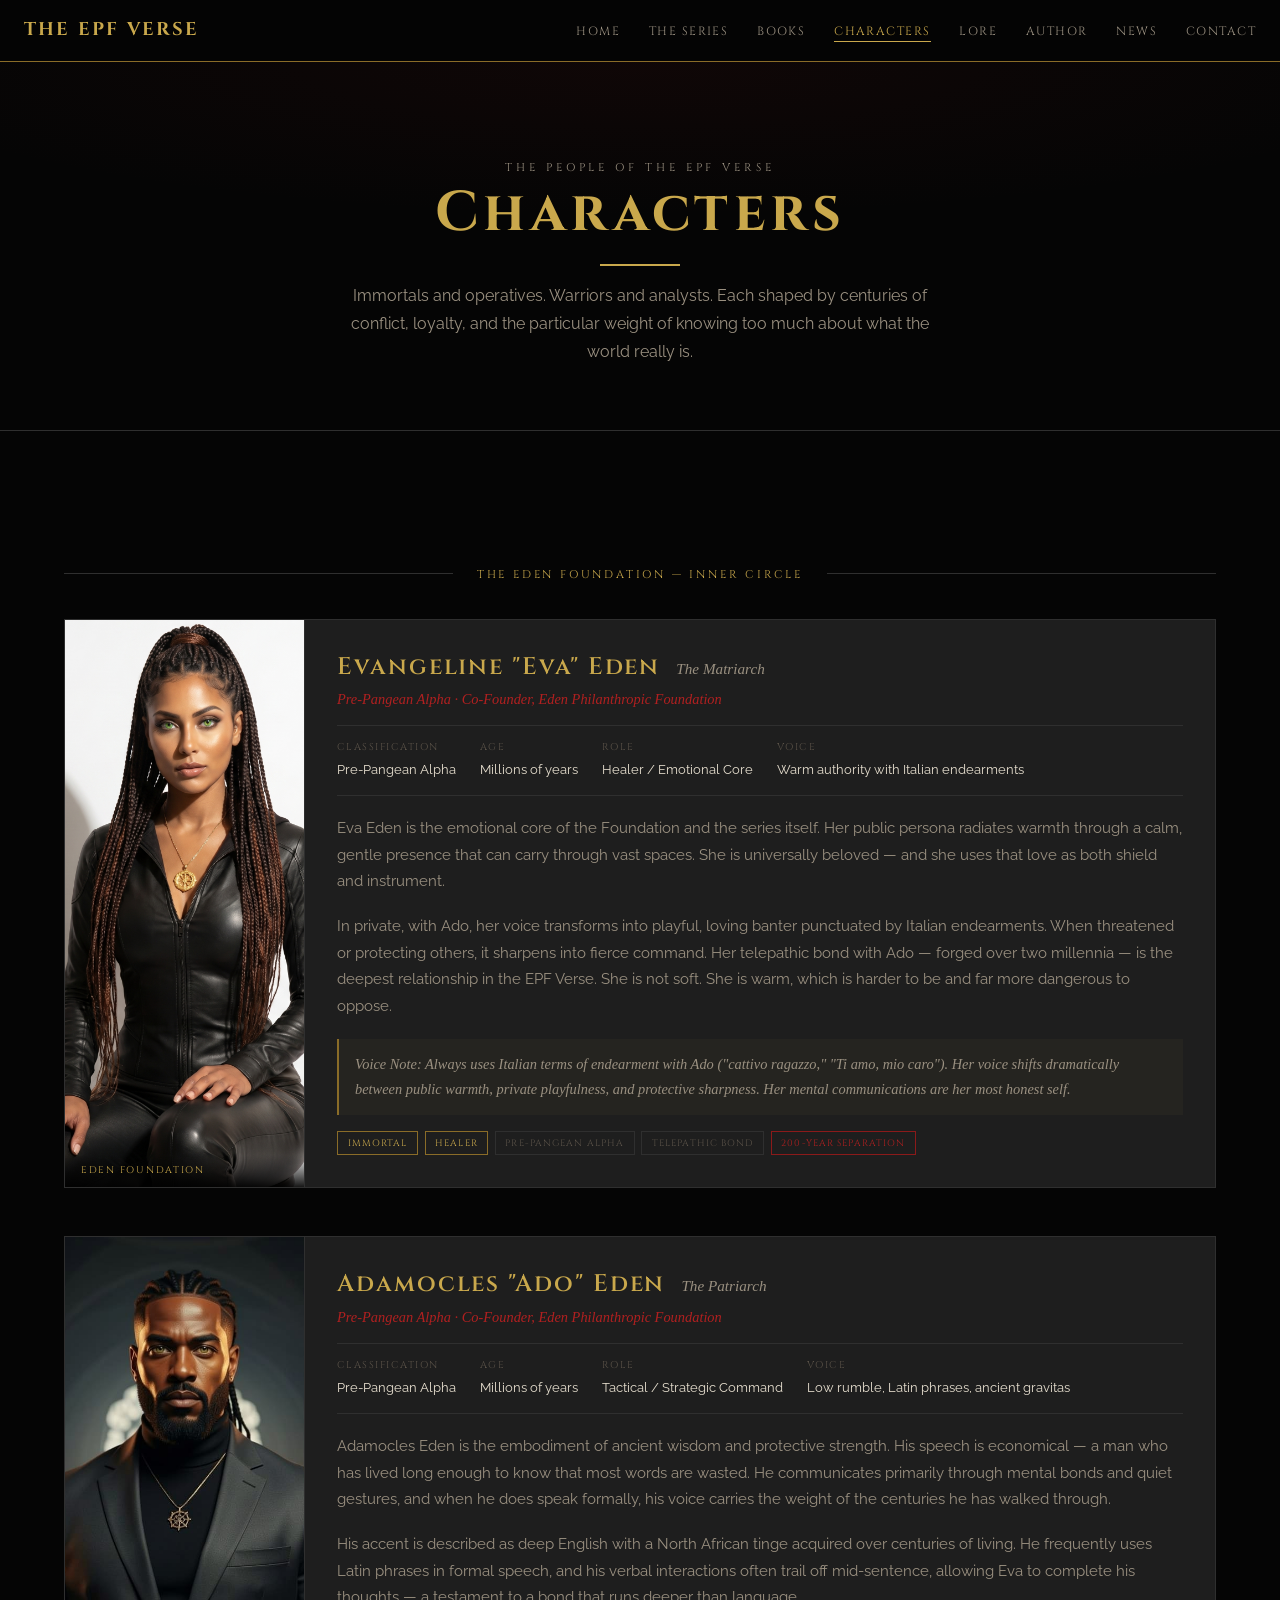
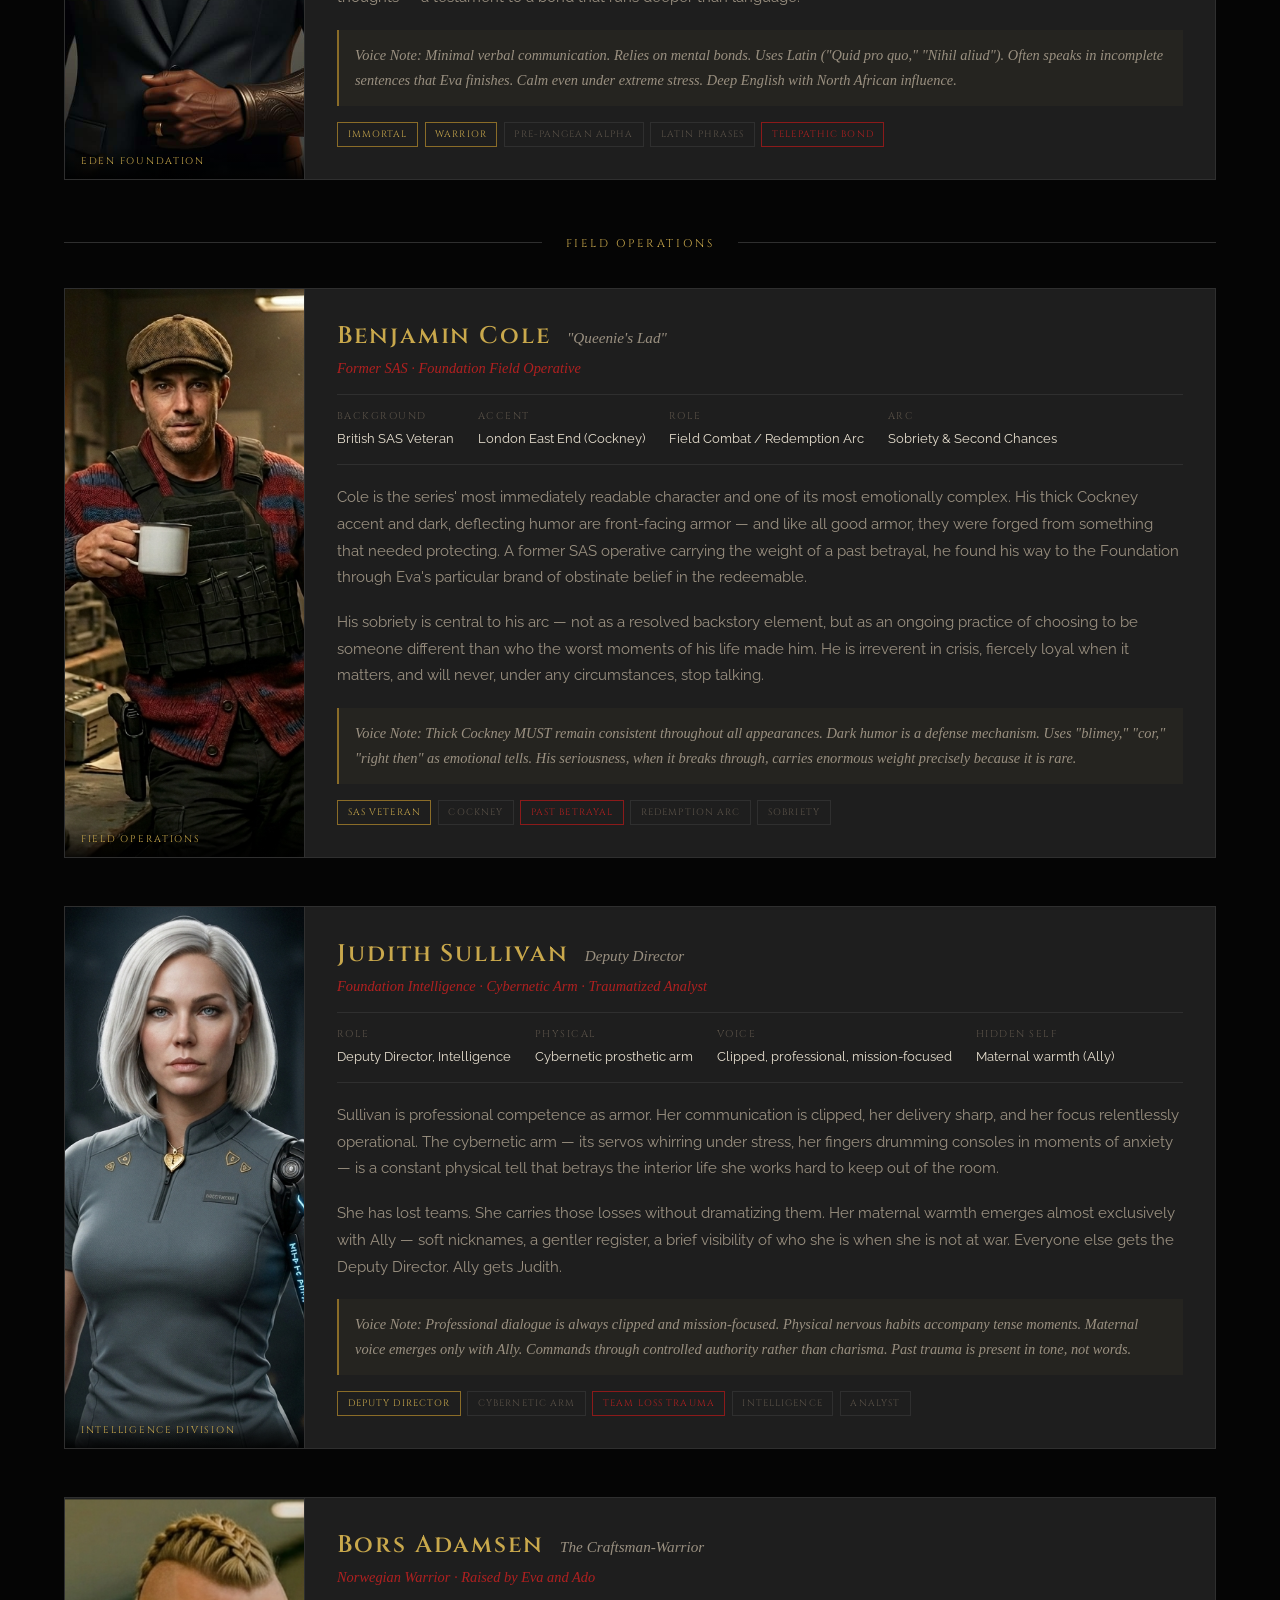
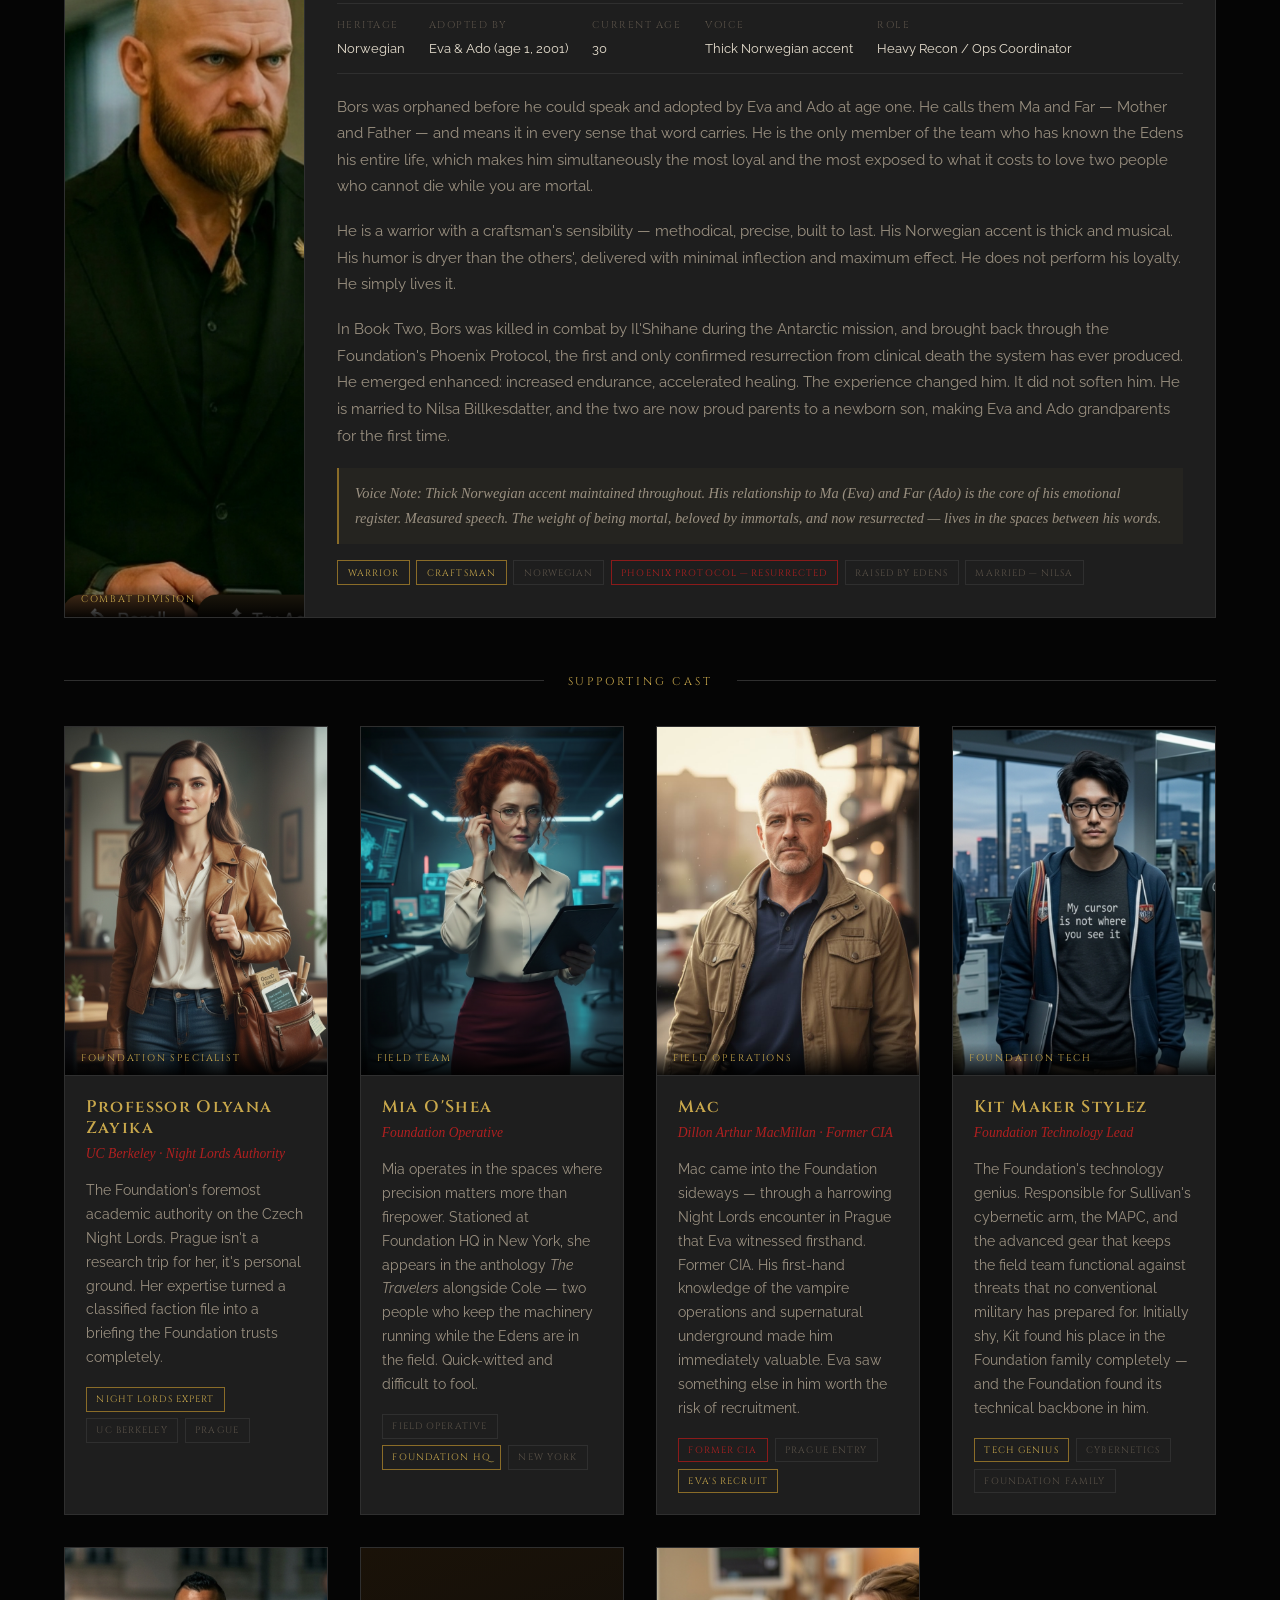
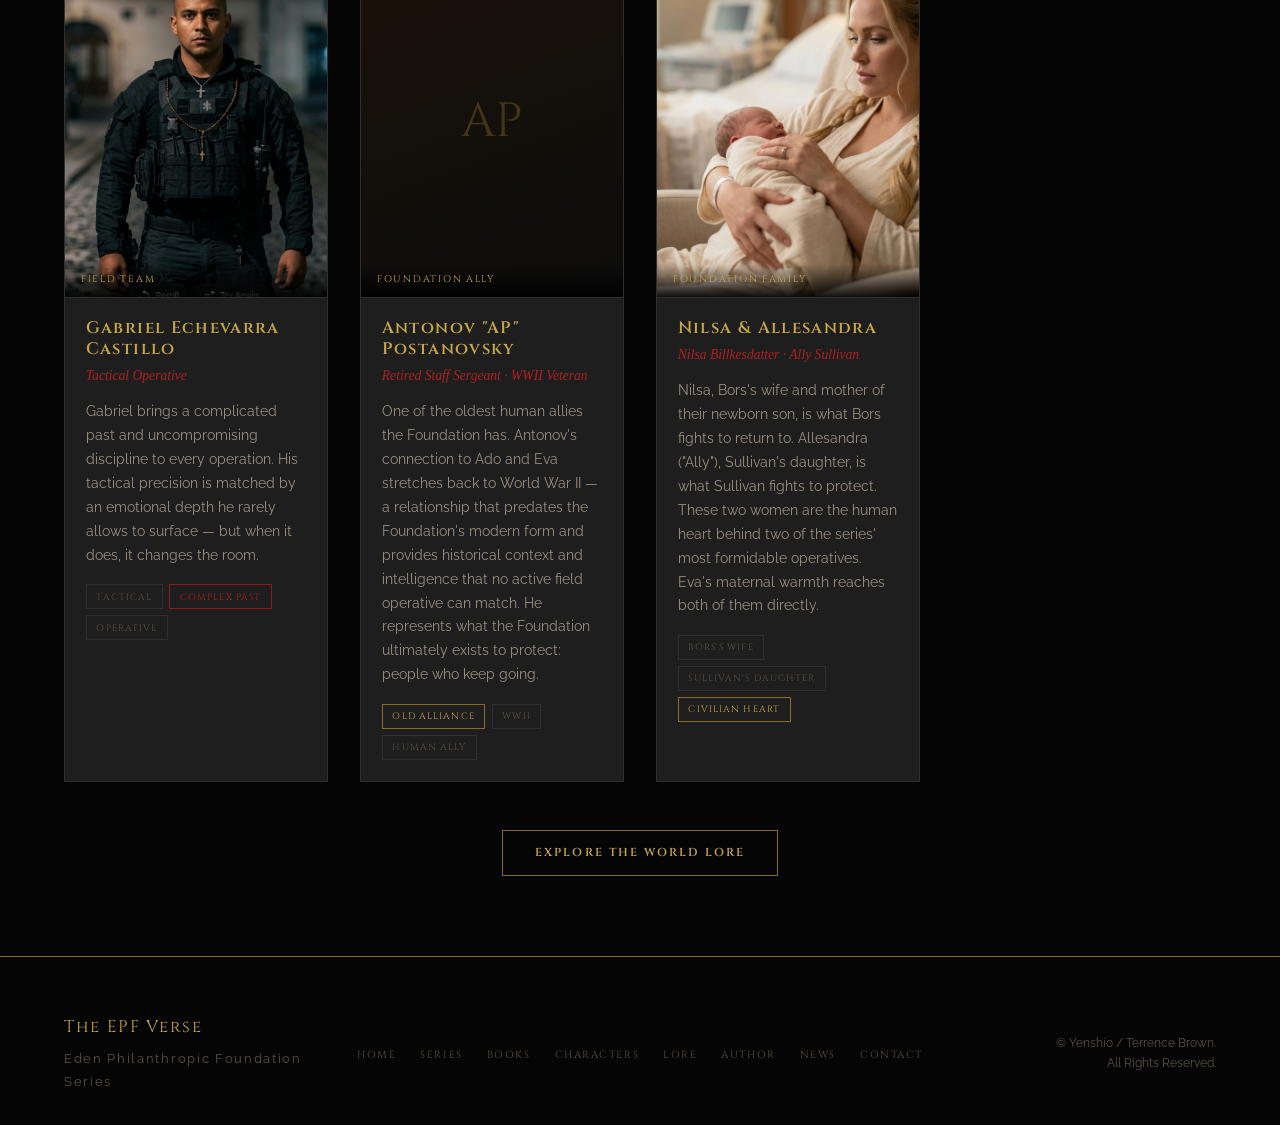
<file: Website/characters.html>
<!DOCTYPE html>
<html lang="en">
<head>
  <meta charset="UTF-8" />
  <meta name="viewport" content="width=device-width, initial-scale=1.0" />
  <title>Characters, The EPF Verse</title>
  <meta name="description" content="Full character profiles for the Eden Philanthropic Foundation Series — Eva Eden, Ado Eden, Cole, Sullivan, Bors, Mia O'Shea, Gabriel, and Mac." />
  <link rel="stylesheet" href="styles.css" />
  <style>
    .char-full-card {
      background: var(--mid-gray);
      border: 1px solid var(--border);
      margin-bottom: 3rem;
      overflow: hidden;
    }
    .char-full-card:hover { border-color: var(--gold-dark); }

    .char-full-inner {
      display: grid;
      grid-template-columns: 240px 1fr;
    }

    .char-full-portrait {
      background: linear-gradient(160deg, #1a1208 0%, #0d0d0d 100%);
      min-height: 320px;
      display: flex;
      flex-direction: column;
      align-items: center;
      justify-content: center;
      border-right: 1px solid var(--border);
      overflow: hidden;
      position: relative;
      overflow: hidden;
    }

    .char-full-portrait img {
      width: 100%;
      height: 100%;
      object-fit: cover;
      position: absolute;
      inset: 0;
    }

    .char-initials {
      font-family: var(--font-head);
      font-size: 4rem;
      color: var(--gold-dark);
      opacity: 0.35;
      position: relative;
      z-index: 1;
    }

    .char-full-body {
      padding: 2rem;
    }

    .char-full-body .char-name-line {
      display: flex;
      align-items: baseline;
      gap: 1rem;
      margin-bottom: 0.3rem;
      flex-wrap: wrap;
    }

    .char-full-body h2 {
      font-size: 1.5rem;
      margin: 0;
    }

    .char-alias {
      font-family: var(--font-sub);
      font-style: italic;
      font-size: 0.95rem;
      color: var(--text-muted);
    }

    .char-meta-row {
      display: flex;
      gap: 1.5rem;
      flex-wrap: wrap;
      margin: 0.8rem 0 1.2rem;
      padding: 0.8rem 0;
      border-top: 1px solid var(--border);
      border-bottom: 1px solid var(--border);
    }

    .char-meta-item {
      font-family: var(--font-head);
      font-size: 0.62rem;
      letter-spacing: 0.15em;
      text-transform: uppercase;
      color: var(--text-dim);
    }

    .char-meta-item span {
      display: block;
      color: var(--text-main);
      font-size: 0.82rem;
      margin-top: 0.2rem;
      font-family: var(--font-body);
      text-transform: none;
      letter-spacing: 0;
    }

    .char-voice-note {
      background: rgba(201,168,76,0.04);
      border-left: 2px solid var(--gold-dark);
      padding: 0.8rem 1rem;
      margin-top: 1.2rem;
      font-family: var(--font-sub);
      font-style: italic;
      font-size: 0.9rem;
      color: var(--text-muted);
    }

    .section-divider-label {
      text-align: center;
      margin: 3rem 0 2rem;
      position: relative;
    }

    .section-divider-label::before {
      content: '';
      position: absolute;
      left: 0;
      right: 0;
      top: 50%;
      height: 1px;
      background: var(--border);
    }

    .section-divider-label span {
      position: relative;
      z-index: 1;
      background: var(--deep-black);
      padding: 0 1.5rem;
      font-family: var(--font-head);
      font-size: 0.7rem;
      letter-spacing: 0.25em;
      text-transform: uppercase;
      color: var(--gold);
    }

    @media (max-width: 700px) {
      .char-full-inner { grid-template-columns: 1fr; }
      .char-full-portrait { min-height: 200px; }
    }
  </style>
</head>
<body>

  <!-- ── NAVIGATION ── -->
  <nav class="navbar">
    <div class="nav-inner">
      <a href="index.html" class="nav-logo">The EPF Verse</a>
      <button class="nav-toggle" aria-label="Toggle menu" onclick="document.querySelector('.nav-links').classList.toggle('open')">
        <span></span><span></span><span></span>
      </button>
      <ul class="nav-links">
        <li><a href="index.html">Home</a></li>
        <li><a href="series.html">The Series</a></li>
        <li><a href="books.html">Books</a></li>
        <li><a href="characters.html" class="active">Characters</a></li>
        <li><a href="lore.html">Lore</a></li>
        <li><a href="author.html">Author</a></li>
        <li><a href="blog.html">News</a></li>
        <li><a href="contact.html">Contact</a></li>
      </ul>
    </div>
  </nav>

  <!-- ── PAGE HERO ── -->
  <section class="page-hero">
    <div class="container">
      <p class="hero-eyebrow">The People of the EPF Verse</p>
      <h1>Characters</h1>
      <div class="divider-sm"></div>
      <p>Immortals and operatives. Warriors and analysts. Each shaped by centuries of conflict, loyalty, and the particular weight of knowing too much about what the world really is.</p>
    </div>
  </section>

  <!-- ── CHARACTERS ── -->
  <section class="section">
    <div class="container">

      <!-- FOUNDATION INNER CIRCLE label -->
      <div class="section-divider-label reveal">
        <span>The Eden Foundation — Inner Circle</span>
      </div>

      <!-- ── EVA EDEN ── -->
      <div class="char-full-card reveal">
        <div class="char-full-inner">
          <div class="char-full-portrait" style="position:relative;">
            <img src="images/char-eva.jpg" alt="Evangeline Eva Eden — The Matriarch" style="width:100%;height:100%;object-fit:cover;object-position:center top;position:absolute;inset:0;" />
            <span class="char-affiliation" style="position:absolute;bottom:0;left:0;right:0;padding:0.5rem 1rem;background:linear-gradient(to top,rgba(0,0,0,0.9),transparent);font-family:var(--font-head);font-size:0.6rem;letter-spacing:0.18em;text-transform:uppercase;color:var(--gold);z-index:2;">Eden Foundation</span>
          </div>
          <div class="char-full-body">
            <div class="char-name-line">
              <h2>Evangeline "Eva" Eden</h2>
              <span class="char-alias">The Matriarch</span>
            </div>
            <p class="char-title" style="font-family:var(--font-sub);font-style:italic;font-size:0.9rem;color:var(--red-light);margin-bottom:0.5rem;">Pre-Pangean Alpha · Co-Founder, Eden Philanthropic Foundation</p>
            <div class="char-meta-row">
              <div class="char-meta-item">Classification<span>Pre-Pangean Alpha</span></div>
              <div class="char-meta-item">Age<span>Millions of years</span></div>
              <div class="char-meta-item">Role<span>Healer / Emotional Core</span></div>
              <div class="char-meta-item">Voice<span>Warm authority with Italian endearments</span></div>
            </div>
            <p style="font-size:0.95rem;color:var(--text-muted);">Eva Eden is the emotional core of the Foundation and the series itself. Her public persona radiates warmth through a calm, gentle presence that can carry through vast spaces. She is universally beloved — and she uses that love as both shield and instrument.</p>
            <p style="font-size:0.95rem;color:var(--text-muted);">In private, with Ado, her voice transforms into playful, loving banter punctuated by Italian endearments. When threatened or protecting others, it sharpens into fierce command. Her telepathic bond with Ado — forged over two millennia — is the deepest relationship in the EPF Verse. She is not soft. She is warm, which is harder to be and far more dangerous to oppose.</p>
            <div class="char-voice-note">
              Voice Note: Always uses Italian terms of endearment with Ado ("cattivo ragazzo," "Ti amo, mio caro"). Her voice shifts dramatically between public warmth, private playfulness, and protective sharpness. Her mental communications are her most honest self.
            </div>
            <div class="char-tags" style="margin-top:1rem;">
              <span class="tag tag-gold">Immortal</span>
              <span class="tag tag-gold">Healer</span>
              <span class="tag">Pre-Pangean Alpha</span>
              <span class="tag">Telepathic Bond</span>
              <span class="tag tag-red">200-Year Separation</span>
            </div>
          </div>
        </div>
      </div>

      <!-- ── ADO EDEN ── -->
      <div class="char-full-card reveal">
        <div class="char-full-inner">
          <div class="char-full-portrait" style="position:relative;">
            <img src="images/char-ado.png" alt="Adamocles Ado Eden — The Patriarch" style="width:100%;height:100%;object-fit:cover;object-position:center top;position:absolute;inset:0;" />
            <span class="char-affiliation" style="position:absolute;bottom:0;left:0;right:0;padding:0.5rem 1rem;background:linear-gradient(to top,rgba(0,0,0,0.9),transparent);font-family:var(--font-head);font-size:0.6rem;letter-spacing:0.18em;text-transform:uppercase;color:var(--gold);z-index:2;">Eden Foundation</span>
          </div>
          <div class="char-full-body">
            <div class="char-name-line">
              <h2>Adamocles "Ado" Eden</h2>
              <span class="char-alias">The Patriarch</span>
            </div>
            <p class="char-title" style="font-family:var(--font-sub);font-style:italic;font-size:0.9rem;color:var(--red-light);margin-bottom:0.5rem;">Pre-Pangean Alpha · Co-Founder, Eden Philanthropic Foundation</p>
            <div class="char-meta-row">
              <div class="char-meta-item">Classification<span>Pre-Pangean Alpha</span></div>
              <div class="char-meta-item">Age<span>Millions of years</span></div>
              <div class="char-meta-item">Role<span>Tactical / Strategic Command</span></div>
              <div class="char-meta-item">Voice<span>Low rumble, Latin phrases, ancient gravitas</span></div>
            </div>
            <p style="font-size:0.95rem;color:var(--text-muted);">Adamocles Eden is the embodiment of ancient wisdom and protective strength. His speech is economical — a man who has lived long enough to know that most words are wasted. He communicates primarily through mental bonds and quiet gestures, and when he does speak formally, his voice carries the weight of the centuries he has walked through.</p>
            <p style="font-size:0.95rem;color:var(--text-muted);">His accent is described as deep English with a North African tinge acquired over centuries of living. He frequently uses Latin phrases in formal speech, and his verbal interactions often trail off mid-sentence, allowing Eva to complete his thoughts — a testament to a bond that runs deeper than language.</p>
            <div class="char-voice-note">
              Voice Note: Minimal verbal communication. Relies on mental bonds. Uses Latin ("Quid pro quo," "Nihil aliud"). Often speaks in incomplete sentences that Eva finishes. Calm even under extreme stress. Deep English with North African influence.
            </div>
            <div class="char-tags" style="margin-top:1rem;">
              <span class="tag tag-gold">Immortal</span>
              <span class="tag tag-gold">Warrior</span>
              <span class="tag">Pre-Pangean Alpha</span>
              <span class="tag">Latin Phrases</span>
              <span class="tag tag-red">Telepathic Bond</span>
            </div>
          </div>
        </div>
      </div>

      <!-- FIELD TEAM label -->
      <div class="section-divider-label reveal">
        <span>Field Operations</span>
      </div>

      <!-- ── BENJAMIN COLE ── -->
      <div class="char-full-card reveal">
        <div class="char-full-inner">
          <div class="char-full-portrait" style="position:relative;">
            <img src="images/char-cole.png" alt="Benjamin Cole — SAS Operative" style="width:100%;height:100%;object-fit:cover;object-position:center top;position:absolute;inset:0;" />
            <span class="char-affiliation" style="position:absolute;bottom:0;left:0;right:0;padding:0.5rem 1rem;background:linear-gradient(to top,rgba(0,0,0,0.9),transparent);font-family:var(--font-head);font-size:0.6rem;letter-spacing:0.18em;text-transform:uppercase;color:var(--gold);z-index:2;">Field Operations</span>
          </div>
          <div class="char-full-body">
            <div class="char-name-line">
              <h2>Benjamin Cole</h2>
              <span class="char-alias">"Queenie's Lad"</span>
            </div>
            <p class="char-title" style="font-family:var(--font-sub);font-style:italic;font-size:0.9rem;color:var(--red-light);margin-bottom:0.5rem;">Former SAS · Foundation Field Operative</p>
            <div class="char-meta-row">
              <div class="char-meta-item">Background<span>British SAS Veteran</span></div>
              <div class="char-meta-item">Accent<span>London East End (Cockney)</span></div>
              <div class="char-meta-item">Role<span>Field Combat / Redemption Arc</span></div>
              <div class="char-meta-item">Arc<span>Sobriety &amp; Second Chances</span></div>
            </div>
            <p style="font-size:0.95rem;color:var(--text-muted);">Cole is the series' most immediately readable character and one of its most emotionally complex. His thick Cockney accent and dark, deflecting humor are front-facing armor — and like all good armor, they were forged from something that needed protecting. A former SAS operative carrying the weight of a past betrayal, he found his way to the Foundation through Eva's particular brand of obstinate belief in the redeemable.</p>
            <p style="font-size:0.95rem;color:var(--text-muted);">His sobriety is central to his arc — not as a resolved backstory element, but as an ongoing practice of choosing to be someone different than who the worst moments of his life made him. He is irreverent in crisis, fiercely loyal when it matters, and will never, under any circumstances, stop talking.</p>
            <div class="char-voice-note">
              Voice Note: Thick Cockney MUST remain consistent throughout all appearances. Dark humor is a defense mechanism. Uses "blimey," "cor," "right then" as emotional tells. His seriousness, when it breaks through, carries enormous weight precisely because it is rare.
            </div>
            <div class="char-tags" style="margin-top:1rem;">
              <span class="tag tag-gold">SAS Veteran</span>
              <span class="tag">Cockney</span>
              <span class="tag tag-red">Past Betrayal</span>
              <span class="tag">Redemption Arc</span>
              <span class="tag">Sobriety</span>
            </div>
          </div>
        </div>
      </div>

      <!-- ── JUDITH SULLIVAN ── -->
      <div class="char-full-card reveal">
        <div class="char-full-inner">
          <div class="char-full-portrait" style="position:relative;">
            <img src="images/char-sullivan.png" alt="Judith Sullivan — Deputy Director" style="width:100%;height:100%;object-fit:cover;object-position:center top;position:absolute;inset:0;" />
            <span class="char-affiliation" style="position:absolute;bottom:0;left:0;right:0;padding:0.5rem 1rem;background:linear-gradient(to top,rgba(0,0,0,0.9),transparent);font-family:var(--font-head);font-size:0.6rem;letter-spacing:0.18em;text-transform:uppercase;color:var(--gold);z-index:2;">Intelligence Division</span>
          </div>
          <div class="char-full-body">
            <div class="char-name-line">
              <h2>Judith Sullivan</h2>
              <span class="char-alias">Deputy Director</span>
            </div>
            <p class="char-title" style="font-family:var(--font-sub);font-style:italic;font-size:0.9rem;color:var(--red-light);margin-bottom:0.5rem;">Foundation Intelligence · Cybernetic Arm · Traumatized Analyst</p>
            <div class="char-meta-row">
              <div class="char-meta-item">Role<span>Deputy Director, Intelligence</span></div>
              <div class="char-meta-item">Physical<span>Cybernetic prosthetic arm</span></div>
              <div class="char-meta-item">Voice<span>Clipped, professional, mission-focused</span></div>
              <div class="char-meta-item">Hidden Self<span>Maternal warmth (Ally)</span></div>
            </div>
            <p style="font-size:0.95rem;color:var(--text-muted);">Sullivan is professional competence as armor. Her communication is clipped, her delivery sharp, and her focus relentlessly operational. The cybernetic arm — its servos whirring under stress, her fingers drumming consoles in moments of anxiety — is a constant physical tell that betrays the interior life she works hard to keep out of the room.</p>
            <p style="font-size:0.95rem;color:var(--text-muted);">She has lost teams. She carries those losses without dramatizing them. Her maternal warmth emerges almost exclusively with Ally — soft nicknames, a gentler register, a brief visibility of who she is when she is not at war. Everyone else gets the Deputy Director. Ally gets Judith.</p>
            <div class="char-voice-note">
              Voice Note: Professional dialogue is always clipped and mission-focused. Physical nervous habits accompany tense moments. Maternal voice emerges only with Ally. Commands through controlled authority rather than charisma. Past trauma is present in tone, not words.
            </div>
            <div class="char-tags" style="margin-top:1rem;">
              <span class="tag tag-gold">Deputy Director</span>
              <span class="tag">Cybernetic Arm</span>
              <span class="tag tag-red">Team Loss Trauma</span>
              <span class="tag">Intelligence</span>
              <span class="tag">Analyst</span>
            </div>
          </div>
        </div>
      </div>

      <!-- ── BORS ADAMSEN ── -->
      <div class="char-full-card reveal">
        <div class="char-full-inner">
          <div class="char-full-portrait" style="position:relative;">
            <img src="images/char-bors.jpeg" alt="Bors Adamsen — Norwegian Warrior" style="width:100%;height:100%;object-fit:cover;object-position:center top;position:absolute;inset:0;" />
            <span class="char-affiliation" style="position:absolute;bottom:0;left:0;right:0;padding:0.5rem 1rem;background:linear-gradient(to top,rgba(0,0,0,0.9),transparent);font-family:var(--font-head);font-size:0.6rem;letter-spacing:0.18em;text-transform:uppercase;color:var(--gold);z-index:2;">Combat Division</span>
          </div>
          <div class="char-full-body">
            <div class="char-name-line">
              <h2>Bors Adamsen</h2>
              <span class="char-alias">The Craftsman-Warrior</span>
            </div>
            <p class="char-title" style="font-family:var(--font-sub);font-style:italic;font-size:0.9rem;color:var(--red-light);margin-bottom:0.5rem;">Norwegian Warrior · Raised by Eva and Ado</p>
            <div class="char-meta-row">
              <div class="char-meta-item">Heritage<span>Norwegian</span></div>
              <div class="char-meta-item">Adopted By<span>Eva &amp; Ado (age 1, 2001)</span></div>
              <div class="char-meta-item">Current Age<span>30</span></div>
              <div class="char-meta-item">Voice<span>Thick Norwegian accent</span></div>
              <div class="char-meta-item">Role<span>Heavy Recon / Ops Coordinator</span></div>
            </div>
            <p style="font-size:0.95rem;color:var(--text-muted);">Bors was orphaned before he could speak and adopted by Eva and Ado at age one. He calls them Ma and Far — Mother and Father — and means it in every sense that word carries. He is the only member of the team who has known the Edens his entire life, which makes him simultaneously the most loyal and the most exposed to what it costs to love two people who cannot die while you are mortal.</p>
            <p style="font-size:0.95rem;color:var(--text-muted);">He is a warrior with a craftsman's sensibility — methodical, precise, built to last. His Norwegian accent is thick and musical. His humor is dryer than the others', delivered with minimal inflection and maximum effect. He does not perform his loyalty. He simply lives it.</p>
            <p style="font-size:0.95rem;color:var(--text-muted);">In Book Two, Bors was killed in combat by Il'Shihane during the Antarctic mission, and brought back through the Foundation's Phoenix Protocol, the first and only confirmed resurrection from clinical death the system has ever produced. He emerged enhanced: increased endurance, accelerated healing. The experience changed him. It did not soften him. He is married to Nilsa Billkesdatter, and the two are now proud parents to a newborn son, making Eva and Ado grandparents for the first time.</p>
            <div class="char-voice-note">
              Voice Note: Thick Norwegian accent maintained throughout. His relationship to Ma (Eva) and Far (Ado) is the core of his emotional register. Measured speech. The weight of being mortal, beloved by immortals, and now resurrected — lives in the spaces between his words.
            </div>
            <div class="char-tags" style="margin-top:1rem;">
              <span class="tag tag-gold">Warrior</span>
              <span class="tag tag-gold">Craftsman</span>
              <span class="tag">Norwegian</span>
              <span class="tag tag-red">Phoenix Protocol — Resurrected</span>
              <span class="tag">Raised by Edens</span>
              <span class="tag">Married — Nilsa</span>
            </div>
          </div>
        </div>
      </div>

      <!-- SUPPORTING label -->
      <div class="section-divider-label reveal">
        <span>Supporting Cast</span>
      </div>

      <!-- ── SUPPORTING CHARACTERS GRID ── -->
      <div class="characters-grid reveal">

        <!-- OLY -->
        <div class="char-card">
          <div class="char-portrait" style="position:relative;">
            <img src="images/char-oly.jpeg" alt="Professor Olyana Zayika" style="width:100%;height:100%;object-fit:cover;object-position:center top;" />
            <span class="char-affiliation">Foundation Specialist</span>
          </div>
          <div class="char-info">
            <h3>Professor Olyana Zayika</h3>
            <p class="char-title">UC Berkeley · Night Lords Authority</p>
            <p class="char-bio">The Foundation's foremost academic authority on the Czech Night Lords. Prague isn't a research trip for her, it's personal ground. Her expertise turned a classified faction file into a briefing the Foundation trusts completely.</p>
            <div class="char-tags">
              <span class="tag tag-gold">Night Lords Expert</span>
              <span class="tag">UC Berkeley</span>
              <span class="tag">Prague</span>
            </div>
          </div>
        </div>

        <!-- MIA O'SHEA -->
        <div class="char-card">
          <div class="char-portrait" style="position:relative;">
            <img src="images/char-mia.jpeg" alt="Mia O'Shea" style="width:100%;height:100%;object-fit:cover;object-position:center top;" />
            <span class="char-affiliation">Field Team</span>
          </div>
          <div class="char-info">
            <h3>Mia O'Shea</h3>
            <p class="char-title">Foundation Operative</p>
            <p class="char-bio">Mia operates in the spaces where precision matters more than firepower. Stationed at Foundation HQ in New York, she appears in the anthology <em>The Travelers</em> alongside Cole — two people who keep the machinery running while the Edens are in the field. Quick-witted and difficult to fool.</p>
            <div class="char-tags">
              <span class="tag">Field Operative</span>
              <span class="tag tag-gold">Foundation HQ</span>
              <span class="tag">New York</span>
            </div>
          </div>
        </div>

        <!-- MAC -->
        <div class="char-card">
          <div class="char-portrait" style="position:relative;">
            <img src="images/char-mac.jpeg" alt="Mac (Dillon Arthur MacMillan)" style="width:100%;height:100%;object-fit:cover;object-position:center top;" />
            <span class="char-affiliation">Field Operations</span>
          </div>
          <div class="char-info">
            <h3>Mac</h3>
            <p class="char-title">Dillon Arthur MacMillan · Former CIA</p>
            <p class="char-bio">Mac came into the Foundation sideways — through a harrowing Night Lords encounter in Prague that Eva witnessed firsthand. Former CIA. His first-hand knowledge of the vampire operations and supernatural underground made him immediately valuable. Eva saw something else in him worth the risk of recruitment.</p>
            <div class="char-tags">
              <span class="tag tag-red">Former CIA</span>
              <span class="tag">Prague Entry</span>
              <span class="tag tag-gold">Eva's Recruit</span>
            </div>
          </div>
        </div>

        <!-- KIT MAKER STYLEZ -->
        <div class="char-card">
          <div class="char-portrait" style="position:relative;">
            <img src="images/char-kit.png" alt="Kit Maker Stylez" style="width:100%;height:100%;object-fit:cover;object-position:center top;" />
            <span class="char-affiliation">Foundation Tech</span>
          </div>
          <div class="char-info">
            <h3>Kit Maker Stylez</h3>
            <p class="char-title">Foundation Technology Lead</p>
            <p class="char-bio">The Foundation's technology genius. Responsible for Sullivan's cybernetic arm, the MAPC, and the advanced gear that keeps the field team functional against threats that no conventional military has prepared for. Initially shy, Kit found his place in the Foundation family completely — and the Foundation found its technical backbone in him.</p>
            <div class="char-tags">
              <span class="tag tag-gold">Tech Genius</span>
              <span class="tag">Cybernetics</span>
              <span class="tag">Foundation Family</span>
            </div>
          </div>
        </div>

        <!-- GABRIEL -->
        <div class="char-card">
          <div class="char-portrait" style="position:relative;">
            <img src="images/char-gabriel.png" alt="Gabriel Echevarra Castillo" style="width:100%;height:100%;object-fit:cover;object-position:center top;" />
            <span class="char-affiliation">Field Team</span>
          </div>
          <div class="char-info">
            <h3>Gabriel Echevarra Castillo</h3>
            <p class="char-title">Tactical Operative</p>
            <p class="char-bio">Gabriel brings a complicated past and uncompromising discipline to every operation. His tactical precision is matched by an emotional depth he rarely allows to surface — but when it does, it changes the room.</p>
            <div class="char-tags">
              <span class="tag">Tactical</span>
              <span class="tag tag-red">Complex Past</span>
              <span class="tag">Operative</span>
            </div>
          </div>
        </div>

        <!-- ANTONOV -->
        <div class="char-card">
          <div class="char-portrait">
            <span class="char-portrait-placeholder">AP</span>
            <span class="char-affiliation">Foundation Ally</span>
          </div>
          <div class="char-info">
            <h3>Antonov "AP" Postanovsky</h3>
            <p class="char-title">Retired Staff Sergeant · WWII Veteran</p>
            <p class="char-bio">One of the oldest human allies the Foundation has. Antonov's connection to Ado and Eva stretches back to World War II — a relationship that predates the Foundation's modern form and provides historical context and intelligence that no active field operative can match. He represents what the Foundation ultimately exists to protect: people who keep going.</p>
            <div class="char-tags">
              <span class="tag tag-gold">Old Alliance</span>
              <span class="tag">WWII</span>
              <span class="tag">Human Ally</span>
            </div>
          </div>
        </div>

        <!-- NILSA & ALLY -->
        <div class="char-card">
          <div class="char-portrait" style="position:relative;">
            <img src="images/char-nilsa.jpeg" alt="Nilsa Billkesdatter and her newborn son" style="width:100%;height:100%;object-fit:cover;object-position:center top;" />
            <span class="char-affiliation">Foundation Family</span>
          </div>
          <div class="char-info">
            <h3>Nilsa &amp; Allesandra</h3>
            <p class="char-title">Nilsa Billkesdatter · Ally Sullivan</p>
            <p class="char-bio">Nilsa, Bors's wife and mother of their newborn son, is what Bors fights to return to. Allesandra ("Ally"), Sullivan's daughter, is what Sullivan fights to protect. These two women are the human heart behind two of the series' most formidable operatives. Eva's maternal warmth reaches both of them directly.</p>
            <div class="char-tags">
              <span class="tag">Bors's Wife</span>
              <span class="tag">Sullivan's Daughter</span>
              <span class="tag tag-gold">Civilian Heart</span>
            </div>
          </div>
        </div>

      </div>

      <div style="text-align:center;margin-top:3rem;" class="reveal">
        <a href="lore.html" class="btn btn-outline">Explore the World Lore</a>
      </div>
    </div>
  </section>

  <!-- ── FOOTER ── -->
  <footer>
    <div class="footer-inner">
      <div class="footer-brand">
        The EPF Verse
        <p>Eden Philanthropic Foundation Series</p>
      </div>
      <ul class="footer-nav">
        <li><a href="index.html">Home</a></li>
        <li><a href="series.html">Series</a></li>
        <li><a href="books.html">Books</a></li>
        <li><a href="characters.html">Characters</a></li>
        <li><a href="lore.html">Lore</a></li>
        <li><a href="author.html">Author</a></li>
        <li><a href="blog.html">News</a></li>
        <li><a href="contact.html">Contact</a></li>
      </ul>
      <div class="footer-copy">
        &copy; Yenshio / Terrence Brown.<br/>All Rights Reserved.
      </div>
    </div>
  </footer>

  <script>
    const observer = new IntersectionObserver(entries => {
      entries.forEach(e => { if (e.isIntersecting) e.target.classList.add('visible'); });
    }, { threshold: 0.08 });
    document.querySelectorAll('.reveal').forEach(el => observer.observe(el));
  </script>
</body>
</html>
</file>
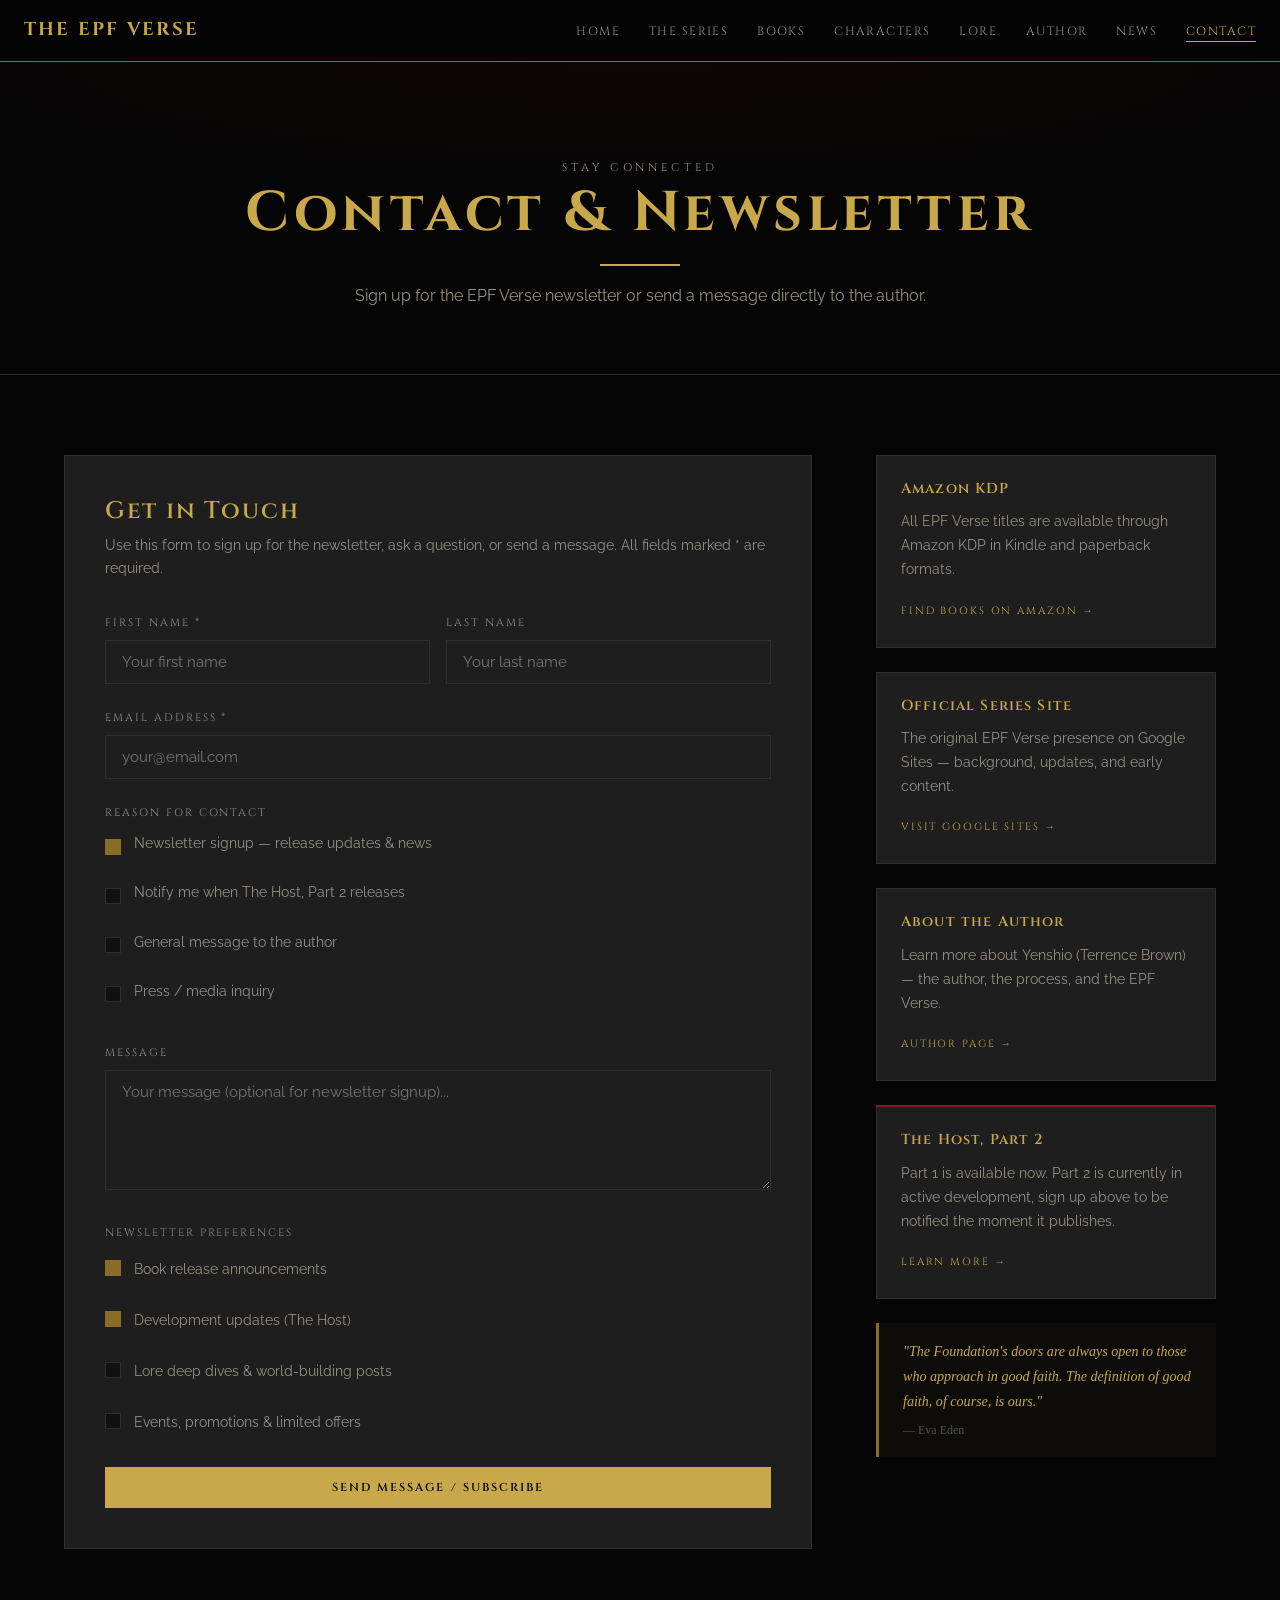
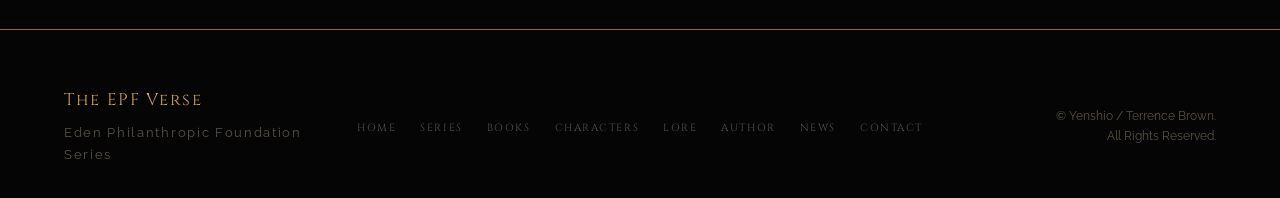
<file: Website/contact.html>
<!DOCTYPE html>
<html lang="en">
<head>
  <meta charset="UTF-8" />
  <meta name="viewport" content="width=device-width, initial-scale=1.0" />
  <title>Contact &amp; Newsletter, The EPF Verse</title>
  <meta name="description" content="Contact Yenshio and sign up for the EPF Verse newsletter — release updates, development news, and more." />
  <link rel="stylesheet" href="styles.css" />
  <style>
    .contact-layout {
      display: grid;
      grid-template-columns: 1fr 340px;
      gap: 4rem;
      align-items: start;
    }

    .contact-form-block {
      background: var(--mid-gray);
      border: 1px solid var(--border);
      padding: 2.5rem;
    }

    .contact-form-block h2 {
      margin-bottom: 0.5rem;
      font-size: 1.5rem;
    }

    .contact-form-block .form-note {
      font-size: 0.85rem;
      color: var(--text-muted);
      margin-bottom: 2rem;
    }

    .form-row {
      display: grid;
      grid-template-columns: 1fr 1fr;
      gap: 1rem;
    }

    .radio-group {
      display: flex;
      flex-direction: column;
      gap: 0.5rem;
    }

    .radio-option {
      display: flex;
      align-items: center;
      gap: 0.8rem;
      cursor: pointer;
    }

    .radio-option input[type="radio"] {
      width: auto;
      appearance: none;
      width: 16px;
      height: 16px;
      border: 1px solid var(--border);
      background: var(--dark-gray);
      position: relative;
      flex-shrink: 0;
      cursor: pointer;
    }

    .radio-option input[type="radio"]:checked {
      border-color: var(--gold-dark);
      background: var(--gold-dark);
    }

    .radio-option label {
      font-family: var(--font-body);
      font-size: 0.9rem;
      text-transform: none;
      letter-spacing: 0;
      color: var(--text-muted);
      cursor: pointer;
    }

    .checkbox-option {
      display: flex;
      align-items: flex-start;
      gap: 0.8rem;
      margin-top: 0.5rem;
    }

    .checkbox-option input[type="checkbox"] {
      width: 16px;
      height: 16px;
      flex-shrink: 0;
      appearance: none;
      border: 1px solid var(--border);
      background: var(--dark-gray);
      margin-top: 2px;
      cursor: pointer;
    }

    .checkbox-option input[type="checkbox"]:checked {
      border-color: var(--gold-dark);
      background: var(--gold-dark);
    }

    .checkbox-option label {
      font-family: var(--font-body);
      font-size: 0.85rem;
      text-transform: none;
      letter-spacing: 0;
      color: var(--text-muted);
      cursor: pointer;
    }

    .contact-sidebar > * { margin-bottom: 1.5rem; }

    .sidebar-card {
      background: var(--mid-gray);
      border: 1px solid var(--border);
      padding: 1.5rem;
    }

    .sidebar-card h4 {
      font-size: 0.9rem;
      margin-bottom: 0.8rem;
    }

    .sidebar-card p {
      font-size: 0.85rem;
      color: var(--text-muted);
      margin-bottom: 0.8rem;
    }

    .sidebar-card a {
      font-family: var(--font-head);
      font-size: 0.65rem;
      letter-spacing: 0.18em;
      text-transform: uppercase;
    }

    .success-msg {
      display: none;
      background: rgba(201,168,76,0.08);
      border: 1px solid var(--gold-dark);
      padding: 1.2rem;
      text-align: center;
      margin-top: 1.5rem;
      font-family: var(--font-head);
      font-size: 0.8rem;
      letter-spacing: 0.1em;
      color: var(--gold);
    }

    @media (max-width: 860px) {
      .contact-layout { grid-template-columns: 1fr; }
    }

    @media (max-width: 540px) {
      .form-row { grid-template-columns: 1fr; }
    }
  </style>
</head>
<body>

  <!-- ── NAVIGATION ── -->
  <nav class="navbar">
    <div class="nav-inner">
      <a href="index.html" class="nav-logo">The EPF Verse</a>
      <button class="nav-toggle" aria-label="Toggle menu" onclick="document.querySelector('.nav-links').classList.toggle('open')">
        <span></span><span></span><span></span>
      </button>
      <ul class="nav-links">
        <li><a href="index.html">Home</a></li>
        <li><a href="series.html">The Series</a></li>
        <li><a href="books.html">Books</a></li>
        <li><a href="characters.html">Characters</a></li>
        <li><a href="lore.html">Lore</a></li>
        <li><a href="author.html">Author</a></li>
        <li><a href="blog.html">News</a></li>
        <li><a href="contact.html" class="active">Contact</a></li>
      </ul>
    </div>
  </nav>

  <!-- ── PAGE HERO ── -->
  <section class="page-hero">
    <div class="container">
      <p class="hero-eyebrow">Stay Connected</p>
      <h1>Contact &amp; Newsletter</h1>
      <div class="divider-sm"></div>
      <p>Sign up for the EPF Verse newsletter or send a message directly to the author.</p>
    </div>
  </section>

  <!-- ── CONTENT ── -->
  <section class="section">
    <div class="container">
      <div class="contact-layout reveal">

        <!-- FORM -->
        <div class="contact-form-block">
          <h2>Get in Touch</h2>
          <p class="form-note">Use this form to sign up for the newsletter, ask a question, or send a message. All fields marked * are required.</p>

          <form id="contactForm" onsubmit="handleSubmit(event)">

            <div class="form-row">
              <div class="form-group">
                <label for="firstName">First Name *</label>
                <input type="text" id="firstName" name="firstName" placeholder="Your first name" required />
              </div>
              <div class="form-group">
                <label for="lastName">Last Name</label>
                <input type="text" id="lastName" name="lastName" placeholder="Your last name" />
              </div>
            </div>

            <div class="form-group">
              <label for="email">Email Address *</label>
              <input type="email" id="email" name="email" placeholder="your@email.com" required />
            </div>

            <div class="form-group">
              <label>Reason for Contact</label>
              <div class="radio-group">
                <label class="radio-option">
                  <input type="radio" name="reason" value="newsletter" checked />
                  <label>Newsletter signup — release updates &amp; news</label>
                </label>
                <label class="radio-option">
                  <input type="radio" name="reason" value="notify-book3" />
                  <label>Notify me when The Host, Part 2 releases</label>
                </label>
                <label class="radio-option">
                  <input type="radio" name="reason" value="general" />
                  <label>General message to the author</label>
                </label>
                <label class="radio-option">
                  <input type="radio" name="reason" value="press" />
                  <label>Press / media inquiry</label>
                </label>
              </div>
            </div>

            <div class="form-group" id="messageGroup">
              <label for="message">Message</label>
              <textarea id="message" name="message" placeholder="Your message (optional for newsletter signup)..."></textarea>
            </div>

            <div class="form-group">
              <label>Newsletter Preferences</label>
              <div class="radio-group" style="gap:0.7rem;">
                <div class="checkbox-option">
                  <input type="checkbox" id="pref-releases" name="pref_releases" checked />
                  <label for="pref-releases">Book release announcements</label>
                </div>
                <div class="checkbox-option">
                  <input type="checkbox" id="pref-development" name="pref_development" checked />
                  <label for="pref-development">Development updates (The Host)</label>
                </div>
                <div class="checkbox-option">
                  <input type="checkbox" id="pref-lore" name="pref_lore" />
                  <label for="pref-lore">Lore deep dives &amp; world-building posts</label>
                </div>
                <div class="checkbox-option">
                  <input type="checkbox" id="pref-events" name="pref_events" />
                  <label for="pref-events">Events, promotions &amp; limited offers</label>
                </div>
              </div>
            </div>

            <button type="submit" class="btn btn-primary" style="width:100%;justify-content:center;">
              Send Message / Subscribe
            </button>

            <div class="success-msg" id="successMsg">
              ✓ &nbsp; Message received. You'll hear from the EPF Verse soon.
            </div>

          </form>
        </div>

        <!-- SIDEBAR -->
        <div class="contact-sidebar">

          <div class="sidebar-card">
            <h4>Amazon KDP</h4>
            <p>All EPF Verse titles are available through Amazon KDP in Kindle and paperback formats.</p>
            <a href="https://www.amazon.com/dp/B0FCC4ZGLP" target="_blank" rel="noopener">Find Books on Amazon →</a>
          </div>

          <div class="sidebar-card">
            <h4>Official Series Site</h4>
            <p>The original EPF Verse presence on Google Sites — background, updates, and early content.</p>
            <a href="https://sites.google.com/view/theedenverse/home" target="_blank" rel="noopener">Visit Google Sites →</a>
          </div>

          <div class="sidebar-card">
            <h4>About the Author</h4>
            <p>Learn more about Yenshio (Terrence Brown) — the author, the process, and the EPF Verse.</p>
            <a href="author.html">Author Page →</a>
          </div>

          <div class="sidebar-card" style="border-top:2px solid var(--red);">
            <h4>The Host, Part 2</h4>
            <p>Part 1 is available now. Part 2 is currently in active development, sign up above to be notified the moment it publishes.</p>
            <a href="books.html#book3">Learn More →</a>
          </div>

          <div class="lore-quote" style="margin:0;font-size:0.88rem;">
            "The Foundation's doors are always open to those who approach in good faith. The definition of good faith, of course, is ours."
            <br/><span style="font-style:normal;font-size:0.75rem;color:var(--text-dim);margin-top:0.4rem;display:block;">— Eva Eden</span>
          </div>

        </div>

      </div>
    </div>
  </section>

  <!-- ── FOOTER ── -->
  <footer>
    <div class="footer-inner">
      <div class="footer-brand">
        The EPF Verse
        <p>Eden Philanthropic Foundation Series</p>
      </div>
      <ul class="footer-nav">
        <li><a href="index.html">Home</a></li>
        <li><a href="series.html">Series</a></li>
        <li><a href="books.html">Books</a></li>
        <li><a href="characters.html">Characters</a></li>
        <li><a href="lore.html">Lore</a></li>
        <li><a href="author.html">Author</a></li>
        <li><a href="blog.html">News</a></li>
        <li><a href="contact.html">Contact</a></li>
      </ul>
      <div class="footer-copy">
        &copy; Yenshio / Terrence Brown.<br/>All Rights Reserved.
      </div>
    </div>
  </footer>

  <script>
    const observer = new IntersectionObserver(entries => {
      entries.forEach(e => { if (e.isIntersecting) e.target.classList.add('visible'); });
    }, { threshold: 0.08 });
    document.querySelectorAll('.reveal').forEach(el => observer.observe(el));

    function handleSubmit(e) {
      e.preventDefault();
      const msg = document.getElementById('successMsg');
      msg.style.display = 'block';
      document.getElementById('contactForm').querySelectorAll('input, textarea, button[type=submit]').forEach(el => el.disabled = true);
      setTimeout(() => msg.scrollIntoView({ behavior: 'smooth', block: 'nearest' }), 100);
    }
  </script>
</body>
</html>
</file>
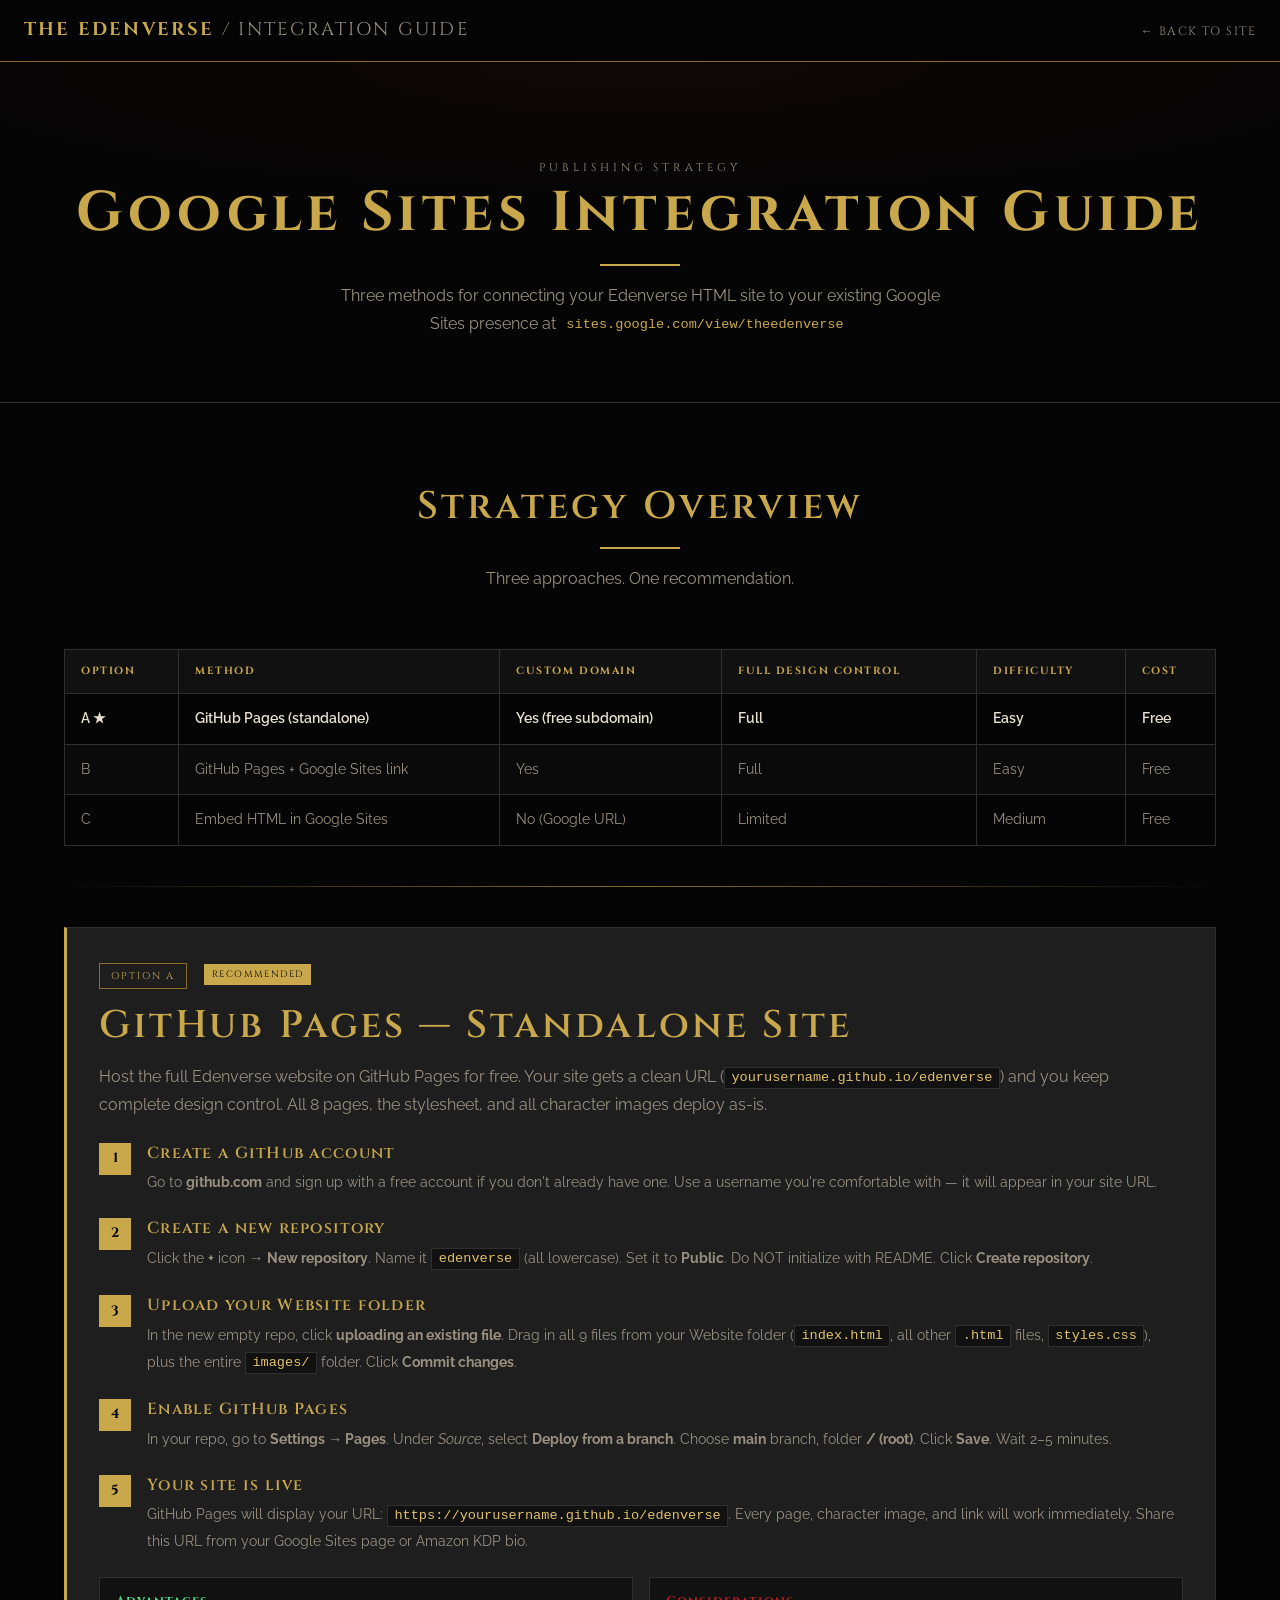
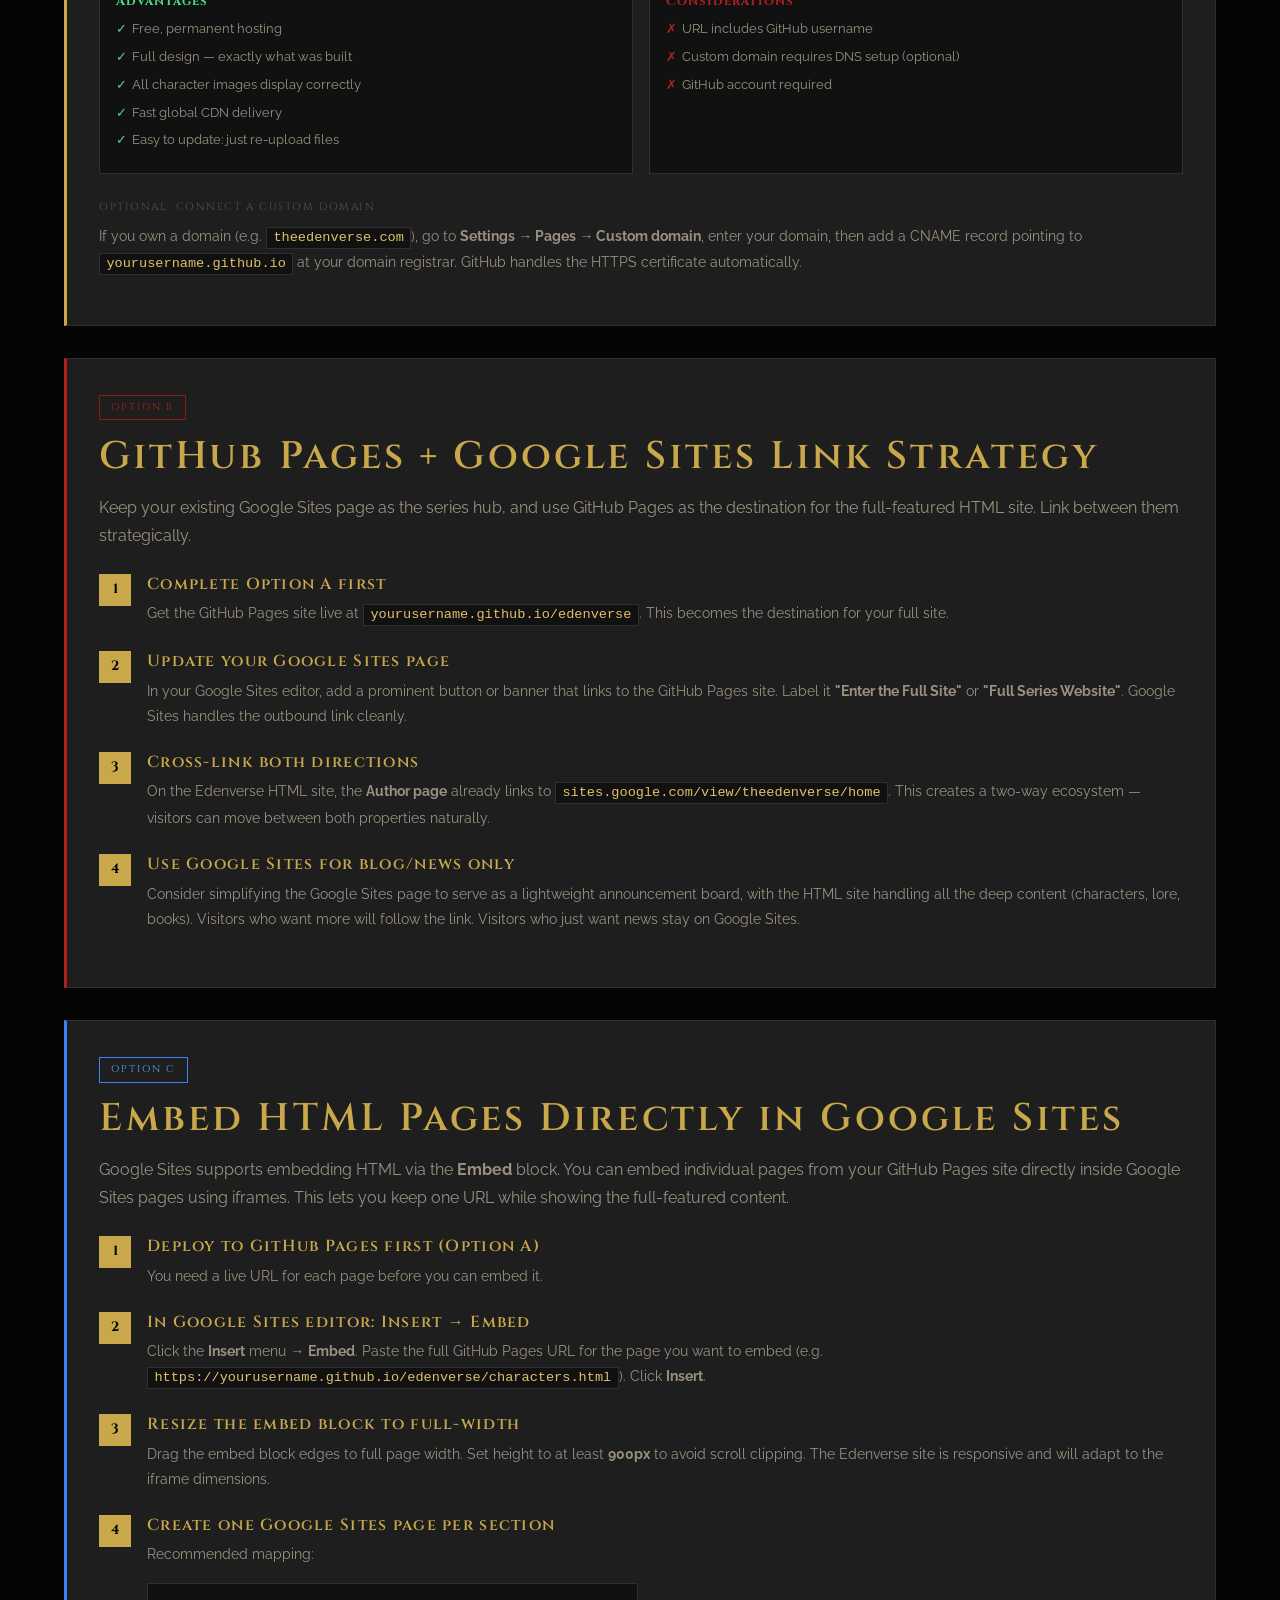
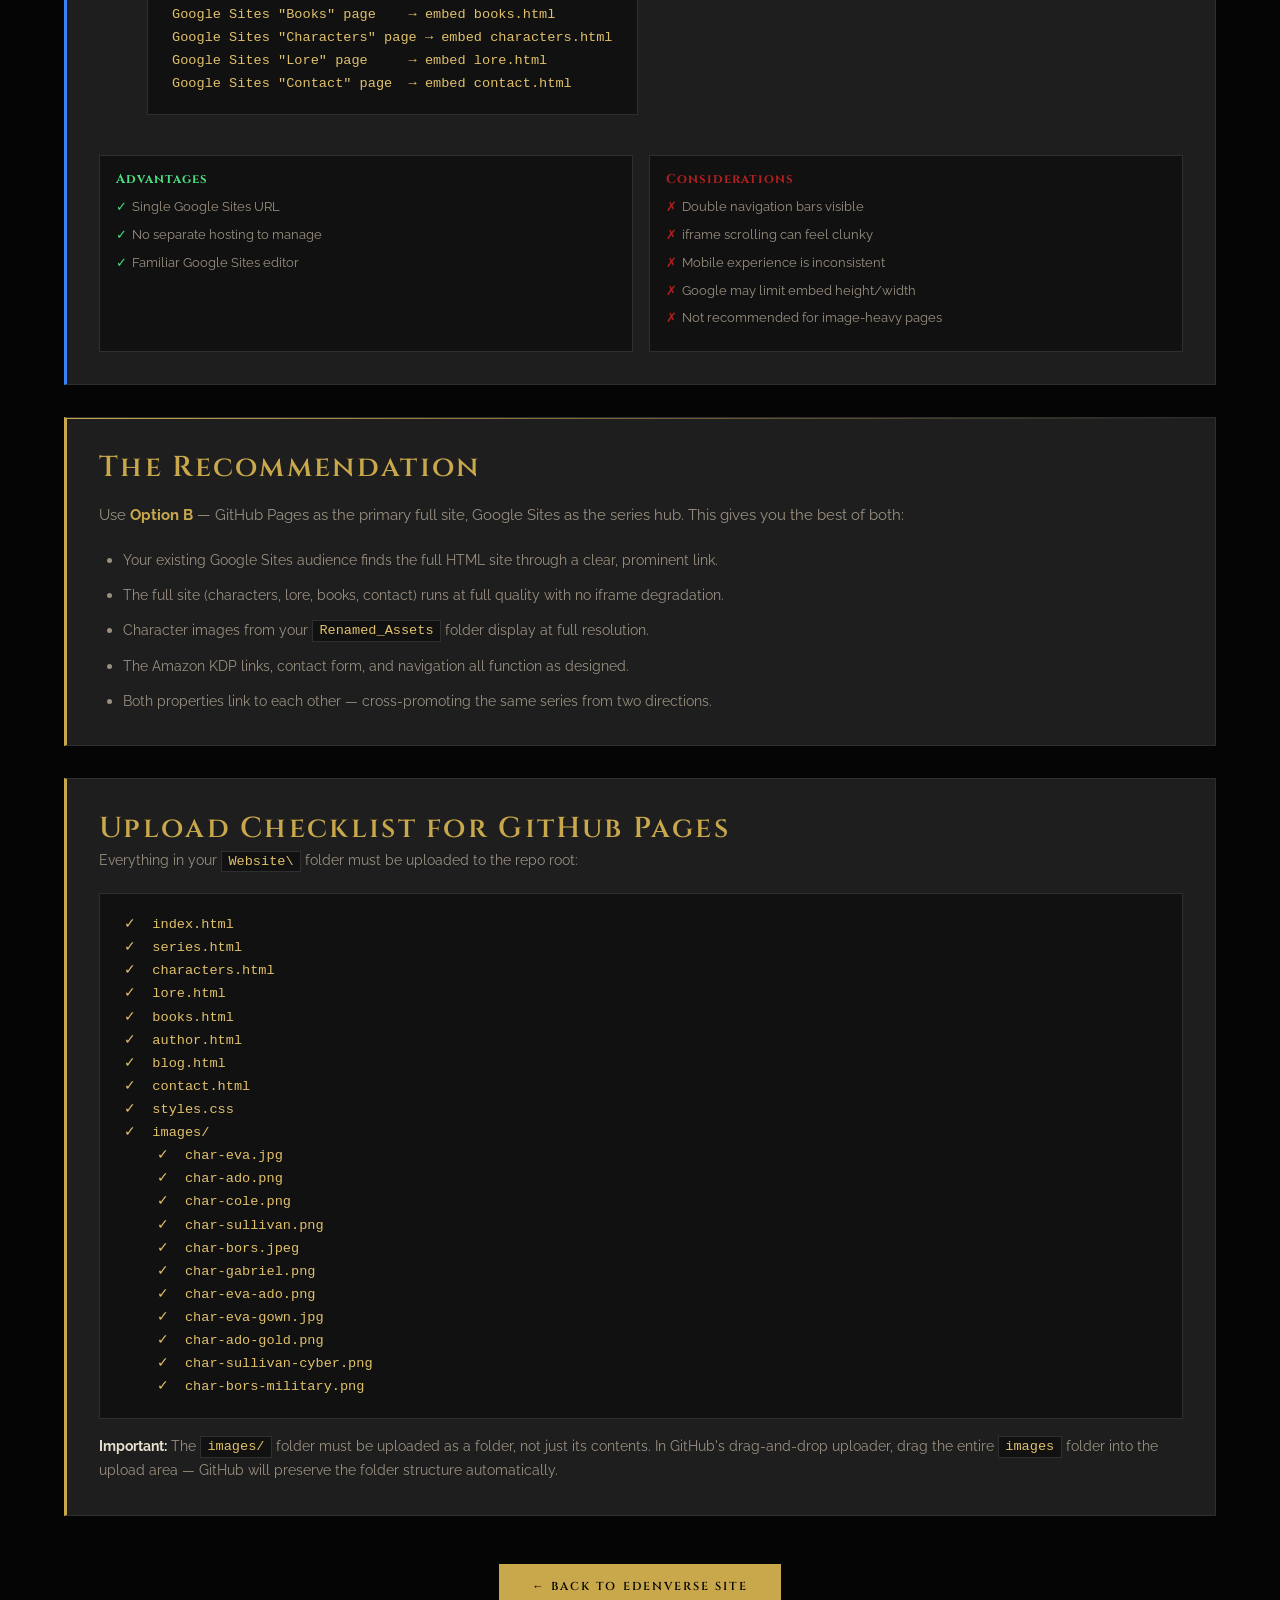
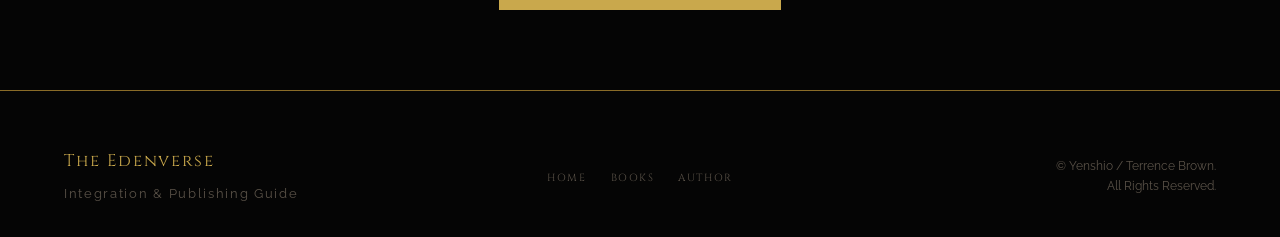
<file: Website/GOOGLE-SITES-GUIDE.html>
<!DOCTYPE html>
<html lang="en">
<head>
  <meta charset="UTF-8" />
  <meta name="viewport" content="width=device-width, initial-scale=1.0" />
  <title>Google Sites Integration Guide — Edenverse Website</title>
  <link rel="stylesheet" href="styles.css" />
  <style>
    .guide-block {
      background: var(--mid-gray);
      border: 1px solid var(--border);
      border-left: 3px solid var(--gold);
      padding: 2rem;
      margin-bottom: 2rem;
    }
    .guide-block.option-b { border-left-color: var(--red-light); }
    .guide-block.option-c { border-left-color: #3b82f6; }

    .step-num {
      display: inline-flex;
      align-items: center;
      justify-content: center;
      width: 32px;
      height: 32px;
      background: var(--gold);
      color: var(--deep-black);
      font-family: var(--font-head);
      font-size: 0.85rem;
      font-weight: 700;
      flex-shrink: 0;
      margin-right: 1rem;
    }

    .step {
      display: flex;
      align-items: flex-start;
      margin-bottom: 1.5rem;
    }

    .step-content h4 { margin-bottom: 0.4rem; font-size: 1rem; }
    .step-content p  { font-size: 0.9rem; color: var(--text-muted); margin: 0; }

    code, .code-block {
      font-family: 'Courier New', monospace;
      background: var(--dark-gray);
      border: 1px solid var(--border);
      color: var(--gold-light);
      font-size: 0.85rem;
    }

    code { padding: 0.15rem 0.4rem; }

    .code-block {
      display: block;
      padding: 1.2rem 1.5rem;
      margin: 1rem 0;
      white-space: pre-wrap;
      word-break: break-all;
      line-height: 1.7;
    }

    .option-badge {
      display: inline-block;
      font-family: var(--font-head);
      font-size: 0.62rem;
      letter-spacing: 0.2em;
      text-transform: uppercase;
      padding: 0.2rem 0.7rem;
      border: 1px solid var(--gold-dark);
      color: var(--gold);
      margin-bottom: 0.8rem;
    }

    .option-badge.b { border-color: var(--red); color: var(--red-light); }
    .option-badge.c { border-color: #3b82f6; color: #60a5fa; }

    .rec-badge {
      display: inline-block;
      background: var(--gold);
      color: var(--deep-black);
      font-family: var(--font-head);
      font-size: 0.58rem;
      letter-spacing: 0.15em;
      text-transform: uppercase;
      padding: 0.15rem 0.5rem;
      margin-left: 0.8rem;
      vertical-align: middle;
    }

    .pro-con-grid {
      display: grid;
      grid-template-columns: 1fr 1fr;
      gap: 1rem;
      margin-top: 1rem;
    }

    .pro-list, .con-list {
      background: var(--dark-gray);
      border: 1px solid var(--border);
      padding: 1rem;
    }

    .pro-list h5 { color: #4ade80; font-size: 0.8rem; margin-bottom: 0.5rem; }
    .con-list h5 { color: var(--red-light); font-size: 0.8rem; margin-bottom: 0.5rem; }

    .pro-list li, .con-list li {
      font-size: 0.82rem;
      color: var(--text-muted);
      margin-bottom: 0.3rem;
      list-style: none;
      padding-left: 1rem;
      position: relative;
    }

    .pro-list li::before { content: '✓'; position:absolute;left:0;color:#4ade80; }
    .con-list li::before { content: '✗'; position:absolute;left:0;color:var(--red-light); }

    .summary-table {
      width: 100%;
      border-collapse: collapse;
      margin-top: 1.5rem;
    }

    .summary-table th, .summary-table td {
      padding: 0.8rem 1rem;
      border: 1px solid var(--border);
      font-size: 0.85rem;
      text-align: left;
    }

    .summary-table th {
      background: var(--dark-gray);
      font-family: var(--font-head);
      font-size: 0.65rem;
      letter-spacing: 0.15em;
      text-transform: uppercase;
      color: var(--gold);
    }

    .summary-table tr:nth-child(even) td { background: rgba(255,255,255,0.02); }
    .summary-table td { color: var(--text-muted); }
    .summary-table .highlight td { color: var(--text-main); font-weight: 600; }

    @media (max-width: 600px) {
      .pro-con-grid { grid-template-columns: 1fr; }
    }
  </style>
</head>
<body>

  <nav class="navbar">
    <div class="nav-inner">
      <a href="index.html" class="nav-logo">The Edenverse <span>/ Integration Guide</span></a>
      <ul class="nav-links">
        <li><a href="index.html">← Back to Site</a></li>
      </ul>
    </div>
  </nav>

  <section class="page-hero">
    <div class="container">
      <p class="hero-eyebrow">Publishing Strategy</p>
      <h1>Google Sites Integration Guide</h1>
      <div class="divider-sm"></div>
      <p>Three methods for connecting your Edenverse HTML site to your existing Google Sites presence at <code style="background:transparent;border:none;color:var(--gold);">sites.google.com/view/theedenverse</code></p>
    </div>
  </section>

  <section class="section">
    <div class="container">

      <!-- OVERVIEW TABLE -->
      <div class="section-header reveal">
        <h2>Strategy Overview</h2>
        <div class="divider-sm"></div>
        <p class="muted">Three approaches. One recommendation.</p>
      </div>

      <table class="summary-table reveal">
        <thead>
          <tr>
            <th>Option</th>
            <th>Method</th>
            <th>Custom Domain</th>
            <th>Full Design Control</th>
            <th>Difficulty</th>
            <th>Cost</th>
          </tr>
        </thead>
        <tbody>
          <tr class="highlight">
            <td>A ★</td>
            <td>GitHub Pages (standalone)</td>
            <td>Yes (free subdomain)</td>
            <td>Full</td>
            <td>Easy</td>
            <td>Free</td>
          </tr>
          <tr>
            <td>B</td>
            <td>GitHub Pages + Google Sites link</td>
            <td>Yes</td>
            <td>Full</td>
            <td>Easy</td>
            <td>Free</td>
          </tr>
          <tr>
            <td>C</td>
            <td>Embed HTML in Google Sites</td>
            <td>No (Google URL)</td>
            <td>Limited</td>
            <td>Medium</td>
            <td>Free</td>
          </tr>
        </tbody>
      </table>

      <div class="divider"></div>

      <!-- ── OPTION A ── -->
      <div class="guide-block reveal">
        <span class="option-badge">Option A</span>
        <span class="rec-badge">Recommended</span>
        <h2>GitHub Pages — Standalone Site</h2>
        <p style="color:var(--text-muted);margin:0.8rem 0 1.5rem;">Host the full Edenverse website on GitHub Pages for free. Your site gets a clean URL (<code>yourusername.github.io/edenverse</code>) and you keep complete design control. All 8 pages, the stylesheet, and all character images deploy as-is.</p>

        <div class="step">
          <div class="step-num">1</div>
          <div class="step-content">
            <h4>Create a GitHub account</h4>
            <p>Go to <strong>github.com</strong> and sign up with a free account if you don't already have one. Use a username you're comfortable with — it will appear in your site URL.</p>
          </div>
        </div>

        <div class="step">
          <div class="step-num">2</div>
          <div class="step-content">
            <h4>Create a new repository</h4>
            <p>Click the <strong>+</strong> icon → <strong>New repository</strong>. Name it <code>edenverse</code> (all lowercase). Set it to <strong>Public</strong>. Do NOT initialize with README. Click <strong>Create repository</strong>.</p>
          </div>
        </div>

        <div class="step">
          <div class="step-num">3</div>
          <div class="step-content">
            <h4>Upload your Website folder</h4>
            <p>In the new empty repo, click <strong>uploading an existing file</strong>. Drag in all 9 files from your Website folder (<code>index.html</code>, all other <code>.html</code> files, <code>styles.css</code>), plus the entire <code>images/</code> folder. Click <strong>Commit changes</strong>.</p>
          </div>
        </div>

        <div class="step">
          <div class="step-num">4</div>
          <div class="step-content">
            <h4>Enable GitHub Pages</h4>
            <p>In your repo, go to <strong>Settings → Pages</strong>. Under <em>Source</em>, select <strong>Deploy from a branch</strong>. Choose <strong>main</strong> branch, folder <strong>/ (root)</strong>. Click <strong>Save</strong>. Wait 2–5 minutes.</p>
          </div>
        </div>

        <div class="step">
          <div class="step-num">5</div>
          <div class="step-content">
            <h4>Your site is live</h4>
            <p>GitHub Pages will display your URL: <code>https://yourusername.github.io/edenverse</code>. Every page, character image, and link will work immediately. Share this URL from your Google Sites page or Amazon KDP bio.</p>
          </div>
        </div>

        <div class="pro-con-grid">
          <div class="pro-list">
            <h5>Advantages</h5>
            <li>Free, permanent hosting</li>
            <li>Full design — exactly what was built</li>
            <li>All character images display correctly</li>
            <li>Fast global CDN delivery</li>
            <li>Easy to update: just re-upload files</li>
          </div>
          <div class="con-list">
            <h5>Considerations</h5>
            <li>URL includes GitHub username</li>
            <li>Custom domain requires DNS setup (optional)</li>
            <li>GitHub account required</li>
          </div>
        </div>

        <div style="margin-top:1.5rem;">
          <p style="font-family:var(--font-head);font-size:0.65rem;letter-spacing:0.15em;text-transform:uppercase;color:var(--text-dim);margin-bottom:0.5rem;">Optional: Connect a Custom Domain</p>
          <p style="font-size:0.88rem;color:var(--text-muted);">If you own a domain (e.g. <code>theedenverse.com</code>), go to <strong>Settings → Pages → Custom domain</strong>, enter your domain, then add a CNAME record pointing to <code>yourusername.github.io</code> at your domain registrar. GitHub handles the HTTPS certificate automatically.</p>
        </div>
      </div>

      <!-- ── OPTION B ── -->
      <div class="guide-block option-b reveal">
        <span class="option-badge b">Option B</span>
        <h2>GitHub Pages + Google Sites Link Strategy</h2>
        <p style="color:var(--text-muted);margin:0.8rem 0 1.5rem;">Keep your existing Google Sites page as the series hub, and use GitHub Pages as the destination for the full-featured HTML site. Link between them strategically.</p>

        <div class="step">
          <div class="step-num">1</div>
          <div class="step-content">
            <h4>Complete Option A first</h4>
            <p>Get the GitHub Pages site live at <code>yourusername.github.io/edenverse</code>. This becomes the destination for your full site.</p>
          </div>
        </div>

        <div class="step">
          <div class="step-num">2</div>
          <div class="step-content">
            <h4>Update your Google Sites page</h4>
            <p>In your Google Sites editor, add a prominent button or banner that links to the GitHub Pages site. Label it <strong>"Enter the Full Site"</strong> or <strong>"Full Series Website"</strong>. Google Sites handles the outbound link cleanly.</p>
          </div>
        </div>

        <div class="step">
          <div class="step-num">3</div>
          <div class="step-content">
            <h4>Cross-link both directions</h4>
            <p>On the Edenverse HTML site, the <strong>Author page</strong> already links to <code>sites.google.com/view/theedenverse/home</code>. This creates a two-way ecosystem — visitors can move between both properties naturally.</p>
          </div>
        </div>

        <div class="step">
          <div class="step-num">4</div>
          <div class="step-content">
            <h4>Use Google Sites for blog/news only</h4>
            <p>Consider simplifying the Google Sites page to serve as a lightweight announcement board, with the HTML site handling all the deep content (characters, lore, books). Visitors who want more will follow the link. Visitors who just want news stay on Google Sites.</p>
          </div>
        </div>
      </div>

      <!-- ── OPTION C ── -->
      <div class="guide-block option-c reveal">
        <span class="option-badge c">Option C</span>
        <h2>Embed HTML Pages Directly in Google Sites</h2>
        <p style="color:var(--text-muted);margin:0.8rem 0 1.5rem;">Google Sites supports embedding HTML via the <strong>Embed</strong> block. You can embed individual pages from your GitHub Pages site directly inside Google Sites pages using iframes. This lets you keep one URL while showing the full-featured content.</p>

        <div class="step">
          <div class="step-num">1</div>
          <div class="step-content">
            <h4>Deploy to GitHub Pages first (Option A)</h4>
            <p>You need a live URL for each page before you can embed it.</p>
          </div>
        </div>

        <div class="step">
          <div class="step-num">2</div>
          <div class="step-content">
            <h4>In Google Sites editor: Insert → Embed</h4>
            <p>Click the <strong>Insert</strong> menu → <strong>Embed</strong>. Paste the full GitHub Pages URL for the page you want to embed (e.g. <code>https://yourusername.github.io/edenverse/characters.html</code>). Click <strong>Insert</strong>.</p>
          </div>
        </div>

        <div class="step">
          <div class="step-num">3</div>
          <div class="step-content">
            <h4>Resize the embed block to full-width</h4>
            <p>Drag the embed block edges to full page width. Set height to at least <strong>900px</strong> to avoid scroll clipping. The Edenverse site is responsive and will adapt to the iframe dimensions.</p>
          </div>
        </div>

        <div class="step">
          <div class="step-num">4</div>
          <div class="step-content">
            <h4>Create one Google Sites page per section</h4>
            <p>Recommended mapping:</p>
            <div class="code-block">Google Sites "Books" page    → embed books.html
Google Sites "Characters" page → embed characters.html
Google Sites "Lore" page     → embed lore.html
Google Sites "Contact" page  → embed contact.html</div>
          </div>
        </div>

        <div class="pro-con-grid">
          <div class="pro-list">
            <h5>Advantages</h5>
            <li>Single Google Sites URL</li>
            <li>No separate hosting to manage</li>
            <li>Familiar Google Sites editor</li>
          </div>
          <div class="con-list">
            <h5>Considerations</h5>
            <li>Double navigation bars visible</li>
            <li>iframe scrolling can feel clunky</li>
            <li>Mobile experience is inconsistent</li>
            <li>Google may limit embed height/width</li>
            <li>Not recommended for image-heavy pages</li>
          </div>
        </div>
      </div>

      <!-- ── RECOMMENDATION ── -->
      <div class="lore-panel reveal">
        <h3>The Recommendation</h3>
        <p>Use <strong style="color:var(--gold);">Option B</strong> — GitHub Pages as the primary full site, Google Sites as the series hub. This gives you the best of both:</p>
        <ul style="margin-top:1rem;padding-left:1.5rem;">
          <li style="color:var(--text-muted);font-size:0.9rem;margin-bottom:0.6rem;">Your existing Google Sites audience finds the full HTML site through a clear, prominent link.</li>
          <li style="color:var(--text-muted);font-size:0.9rem;margin-bottom:0.6rem;">The full site (characters, lore, books, contact) runs at full quality with no iframe degradation.</li>
          <li style="color:var(--text-muted);font-size:0.9rem;margin-bottom:0.6rem;">Character images from your <code>Renamed_Assets</code> folder display at full resolution.</li>
          <li style="color:var(--text-muted);font-size:0.9rem;margin-bottom:0.6rem;">The Amazon KDP links, contact form, and navigation all function as designed.</li>
          <li style="color:var(--text-muted);font-size:0.9rem;">Both properties link to each other — cross-promoting the same series from two directions.</li>
        </ul>
      </div>

      <!-- ── FILE CHECKLIST ── -->
      <div class="guide-block reveal" style="margin-top:2rem;">
        <h3>Upload Checklist for GitHub Pages</h3>
        <p style="color:var(--text-muted);font-size:0.9rem;margin-bottom:1.2rem;">Everything in your <code>Website\</code> folder must be uploaded to the repo root:</p>
        <div class="code-block">✓  index.html
✓  series.html
✓  characters.html
✓  lore.html
✓  books.html
✓  author.html
✓  blog.html
✓  contact.html
✓  styles.css
✓  images/
    ✓  char-eva.jpg
    ✓  char-ado.png
    ✓  char-cole.png
    ✓  char-sullivan.png
    ✓  char-bors.jpeg
    ✓  char-gabriel.png
    ✓  char-eva-ado.png
    ✓  char-eva-gown.jpg
    ✓  char-ado-gold.png
    ✓  char-sullivan-cyber.png
    ✓  char-bors-military.png</div>
        <p style="font-size:0.85rem;color:var(--text-muted);margin-top:1rem;margin-bottom:0;"><strong style="color:var(--text-main);">Important:</strong> The <code>images/</code> folder must be uploaded as a folder, not just its contents. In GitHub's drag-and-drop uploader, drag the entire <code>images</code> folder into the upload area — GitHub will preserve the folder structure automatically.</p>
      </div>

      <div style="text-align:center;margin-top:3rem;" class="reveal">
        <a href="index.html" class="btn btn-primary">← Back to Edenverse Site</a>
      </div>

    </div>
  </section>

  <footer>
    <div class="footer-inner">
      <div class="footer-brand">
        The Edenverse
        <p>Integration &amp; Publishing Guide</p>
      </div>
      <ul class="footer-nav">
        <li><a href="index.html">Home</a></li>
        <li><a href="books.html">Books</a></li>
        <li><a href="author.html">Author</a></li>
      </ul>
      <div class="footer-copy">
        &copy; Yenshio / Terrence Brown.<br/>All Rights Reserved.
      </div>
    </div>
  </footer>

  <script>
    const observer = new IntersectionObserver(entries => {
      entries.forEach(e => { if (e.isIntersecting) e.target.classList.add('visible'); });
    }, { threshold: 0.08 });
    document.querySelectorAll('.reveal').forEach(el => observer.observe(el));
  </script>
</body>
</html>
</file>
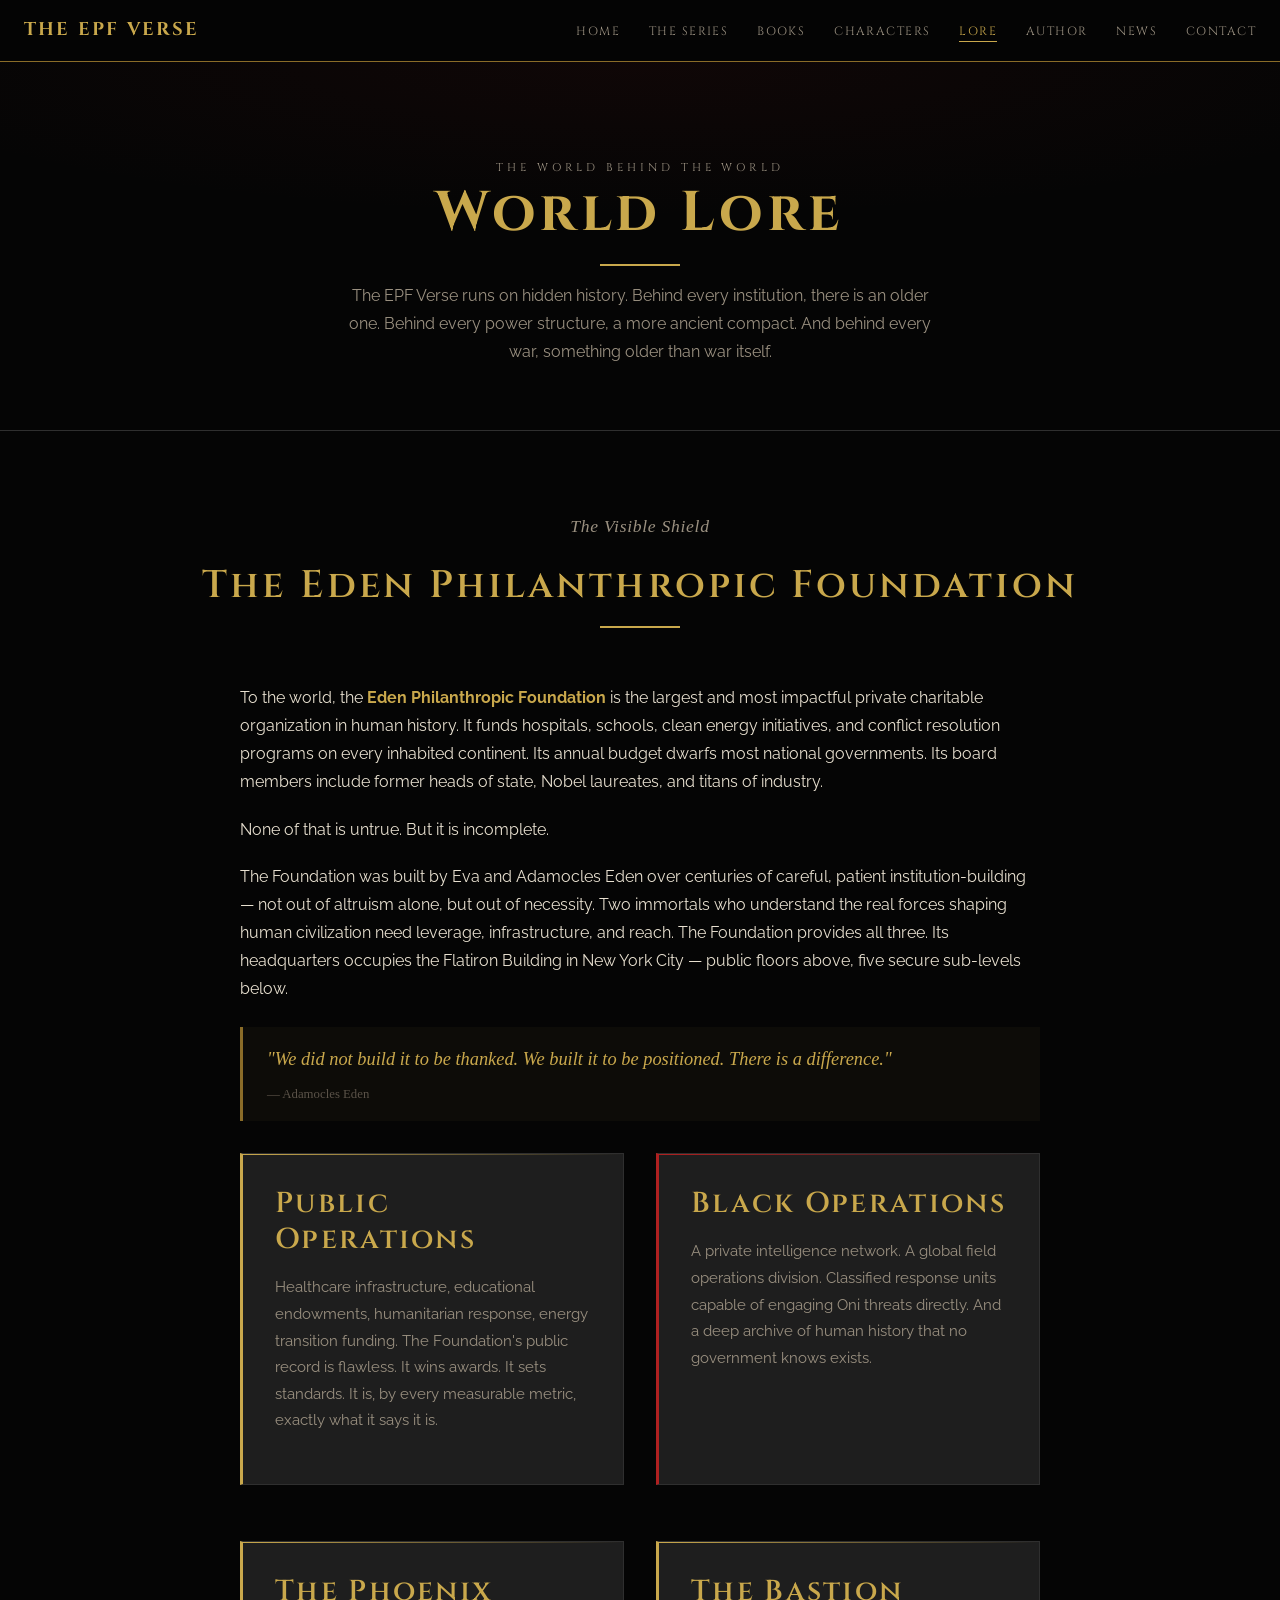
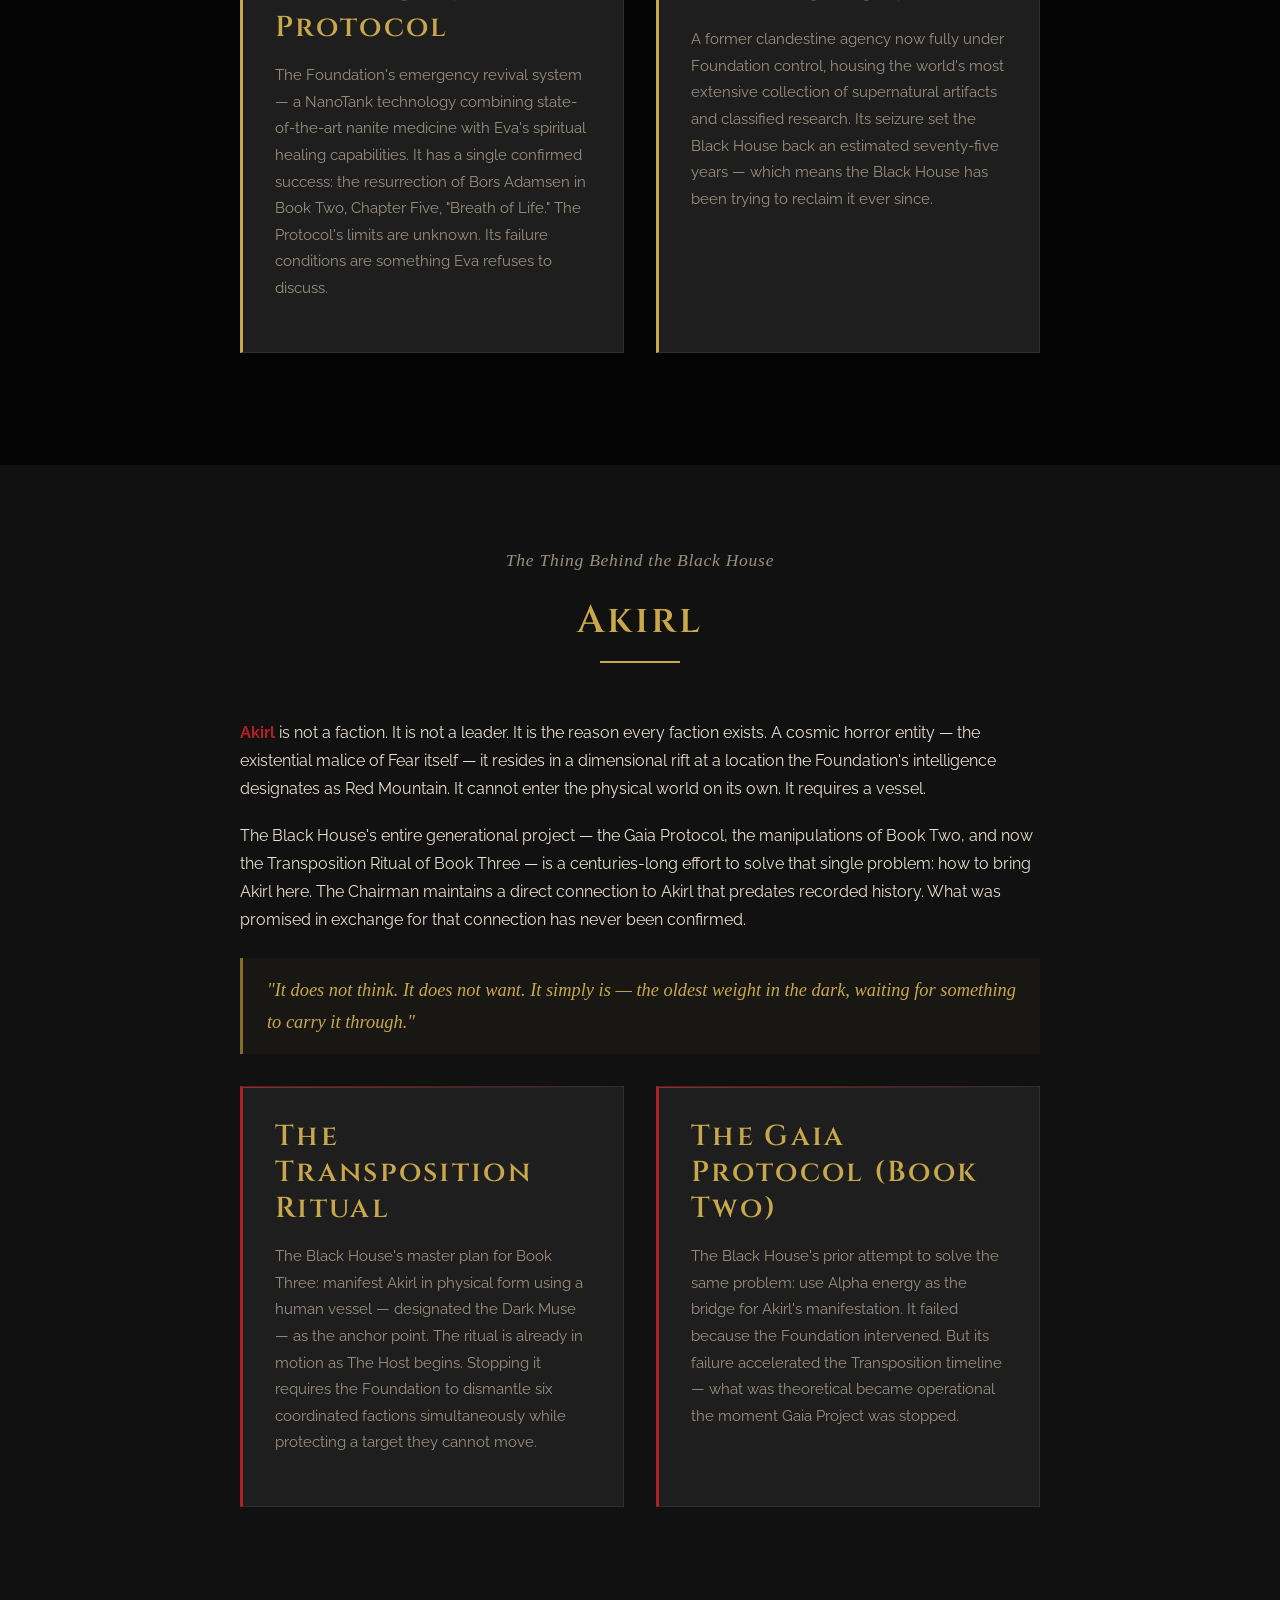
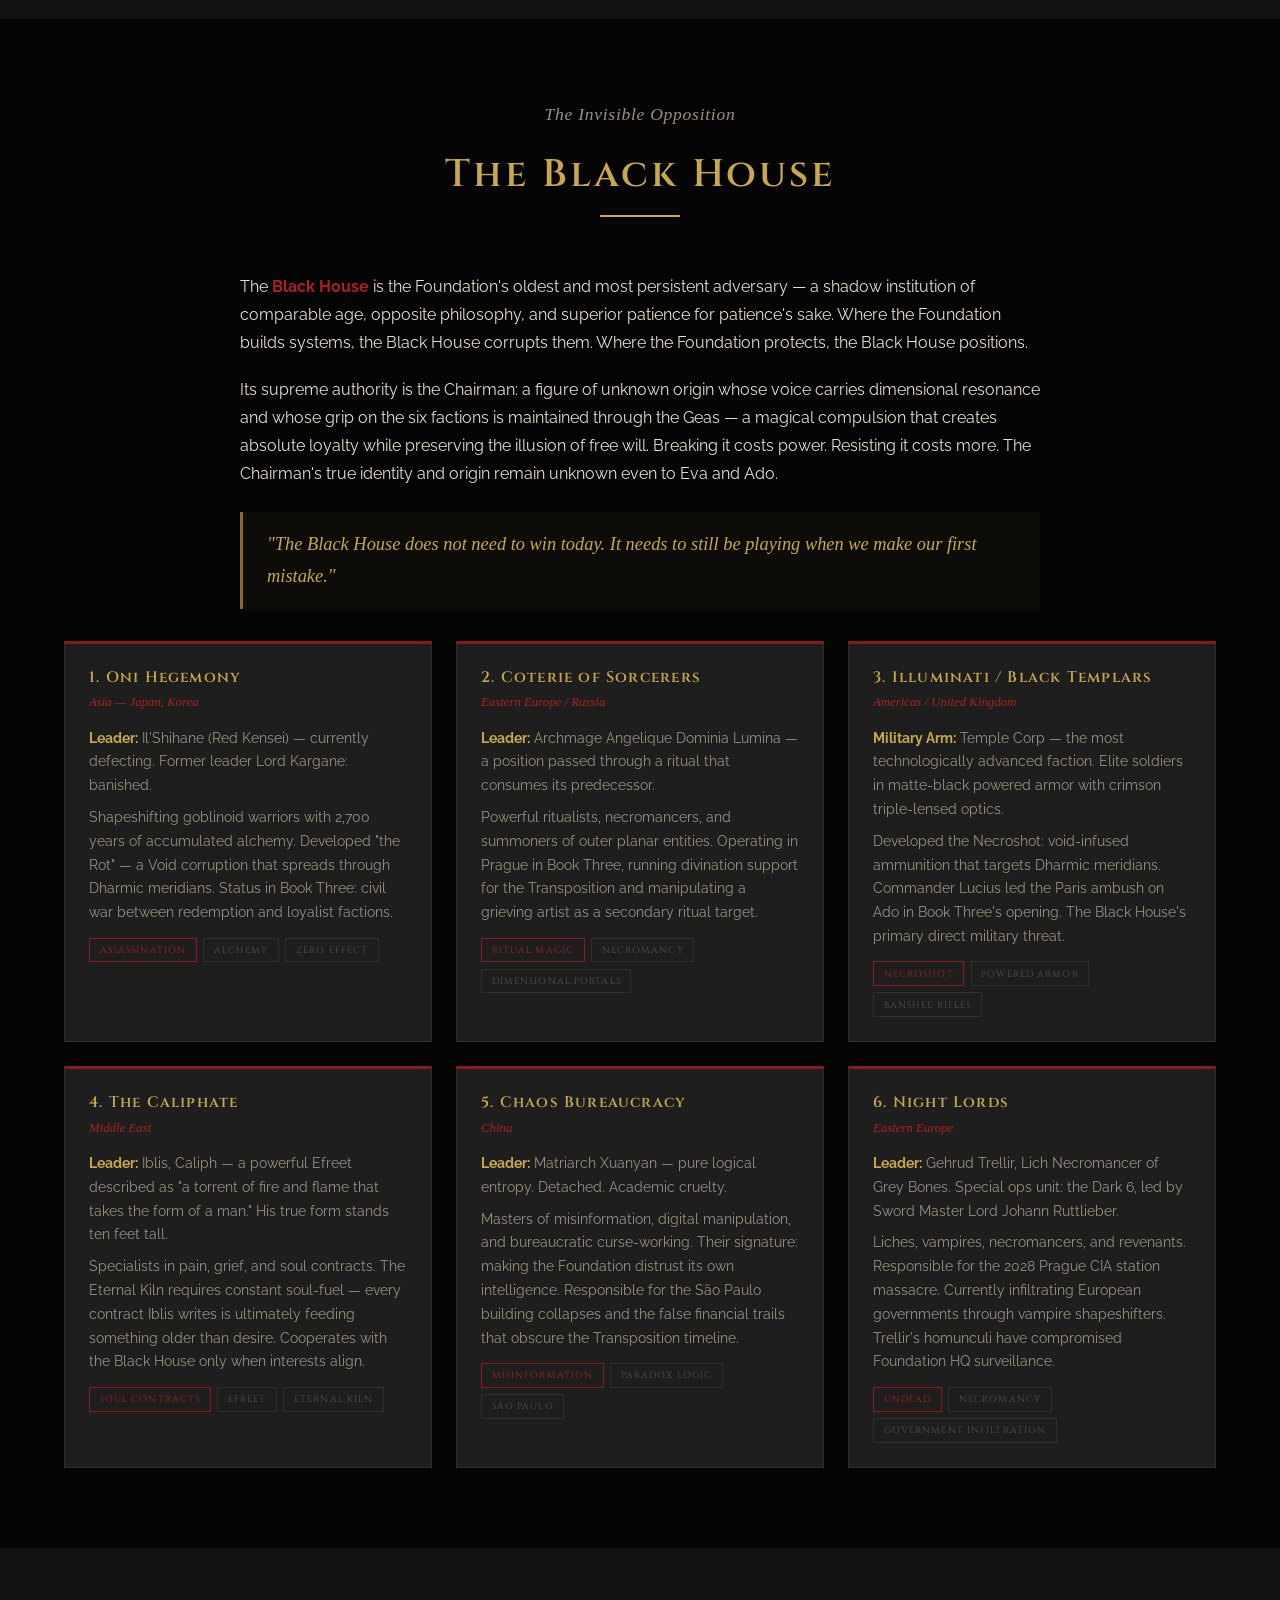
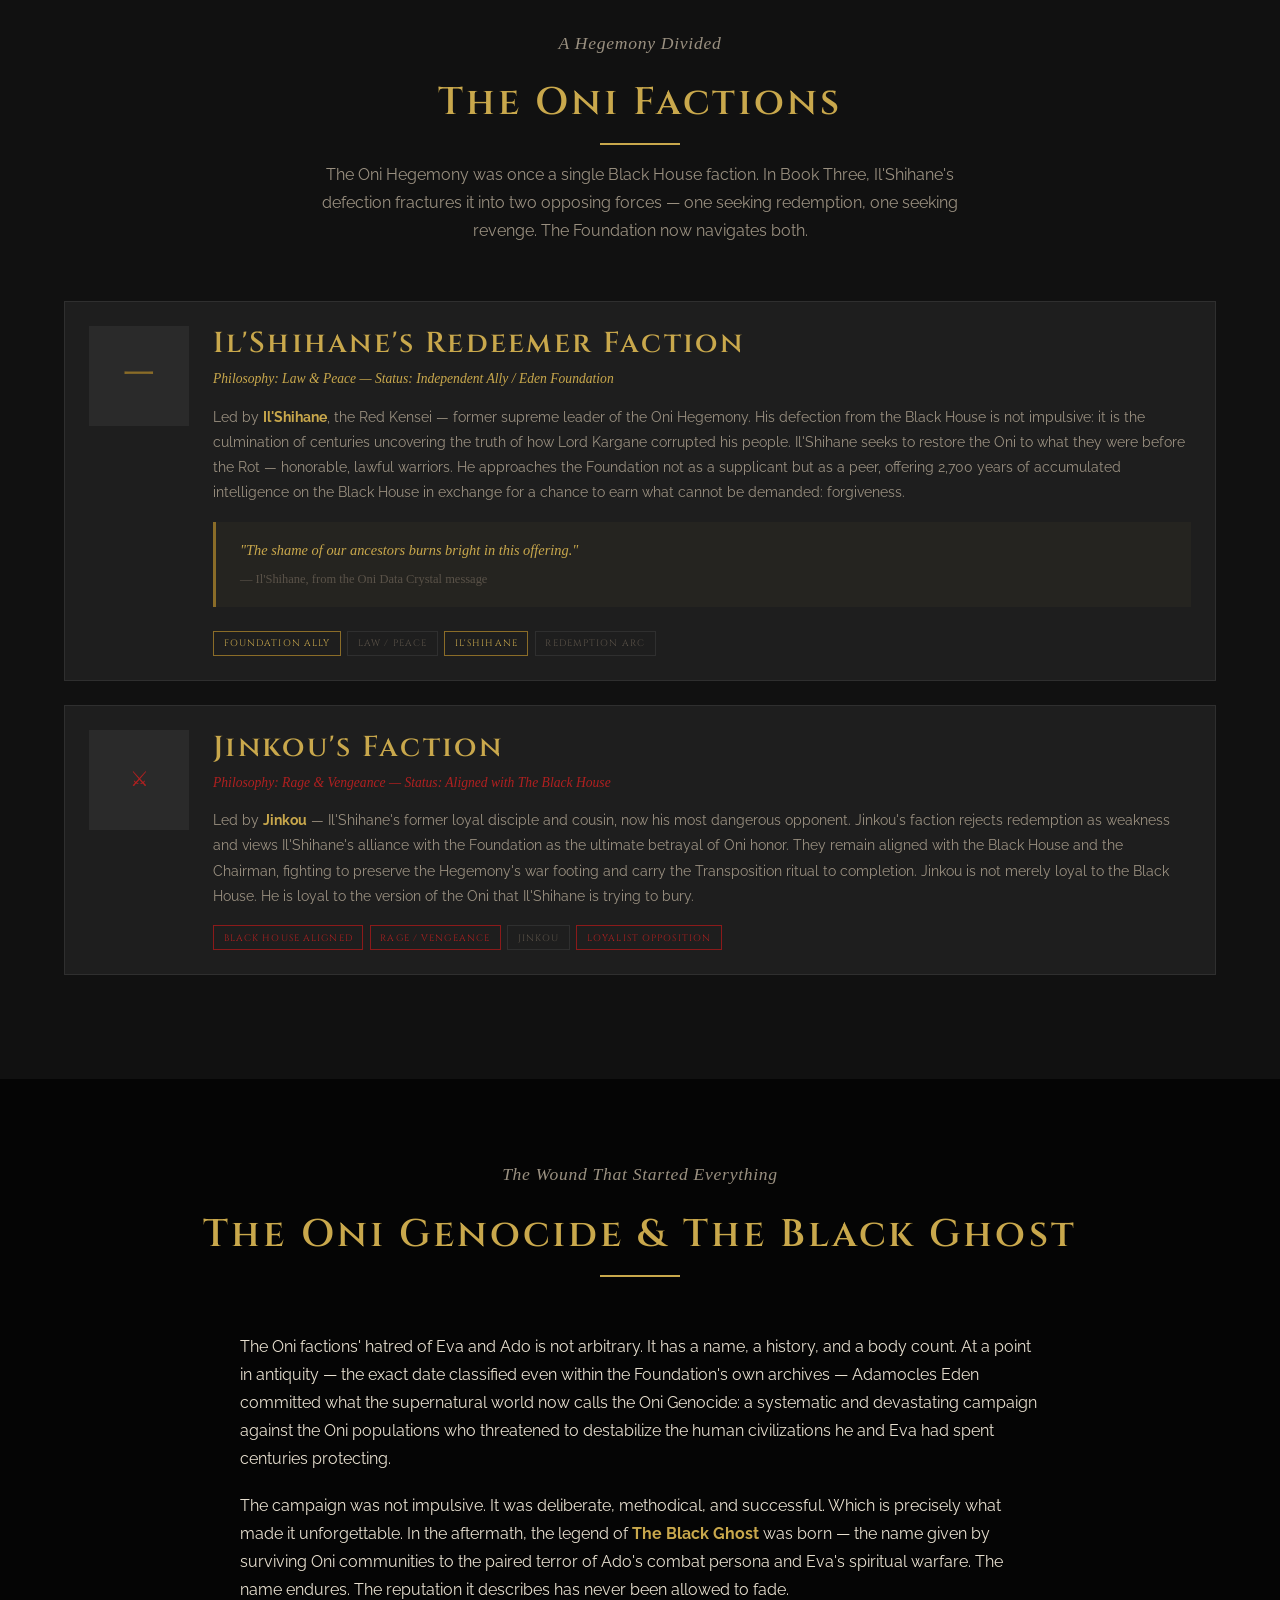
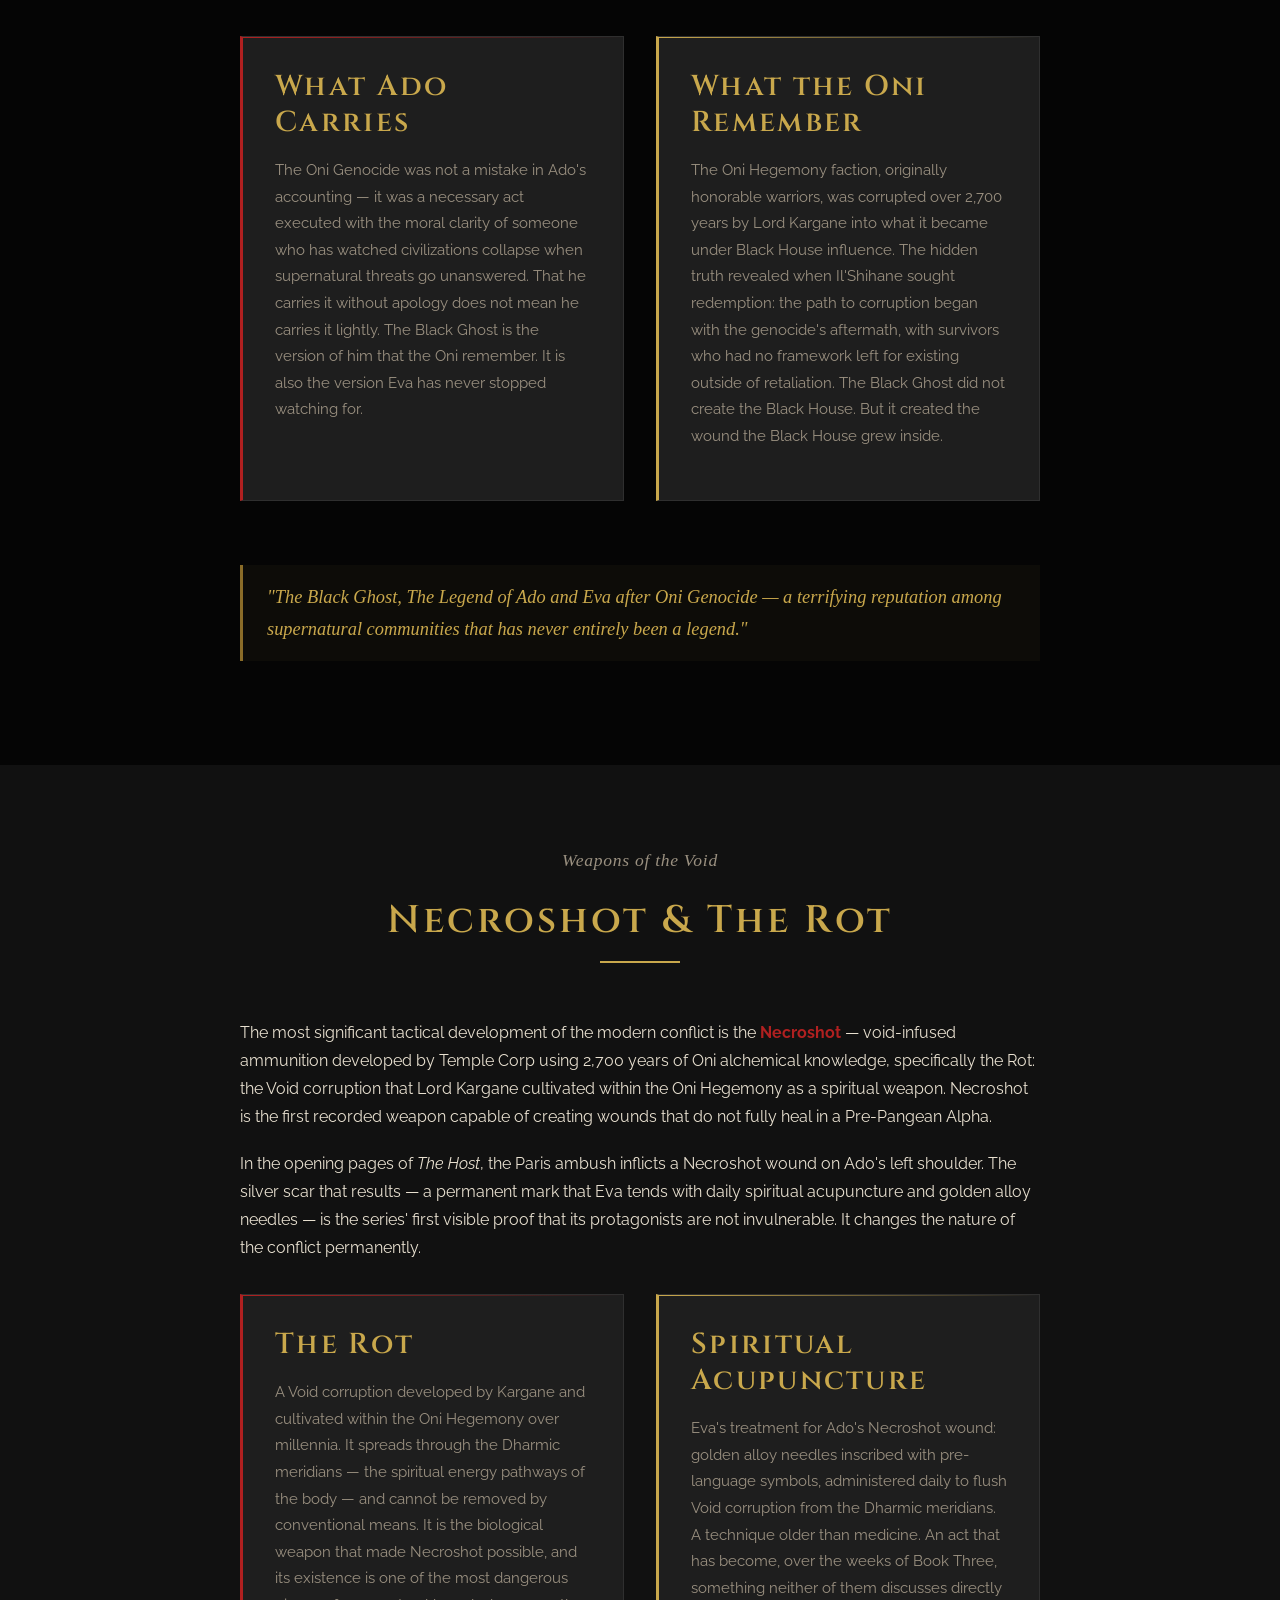
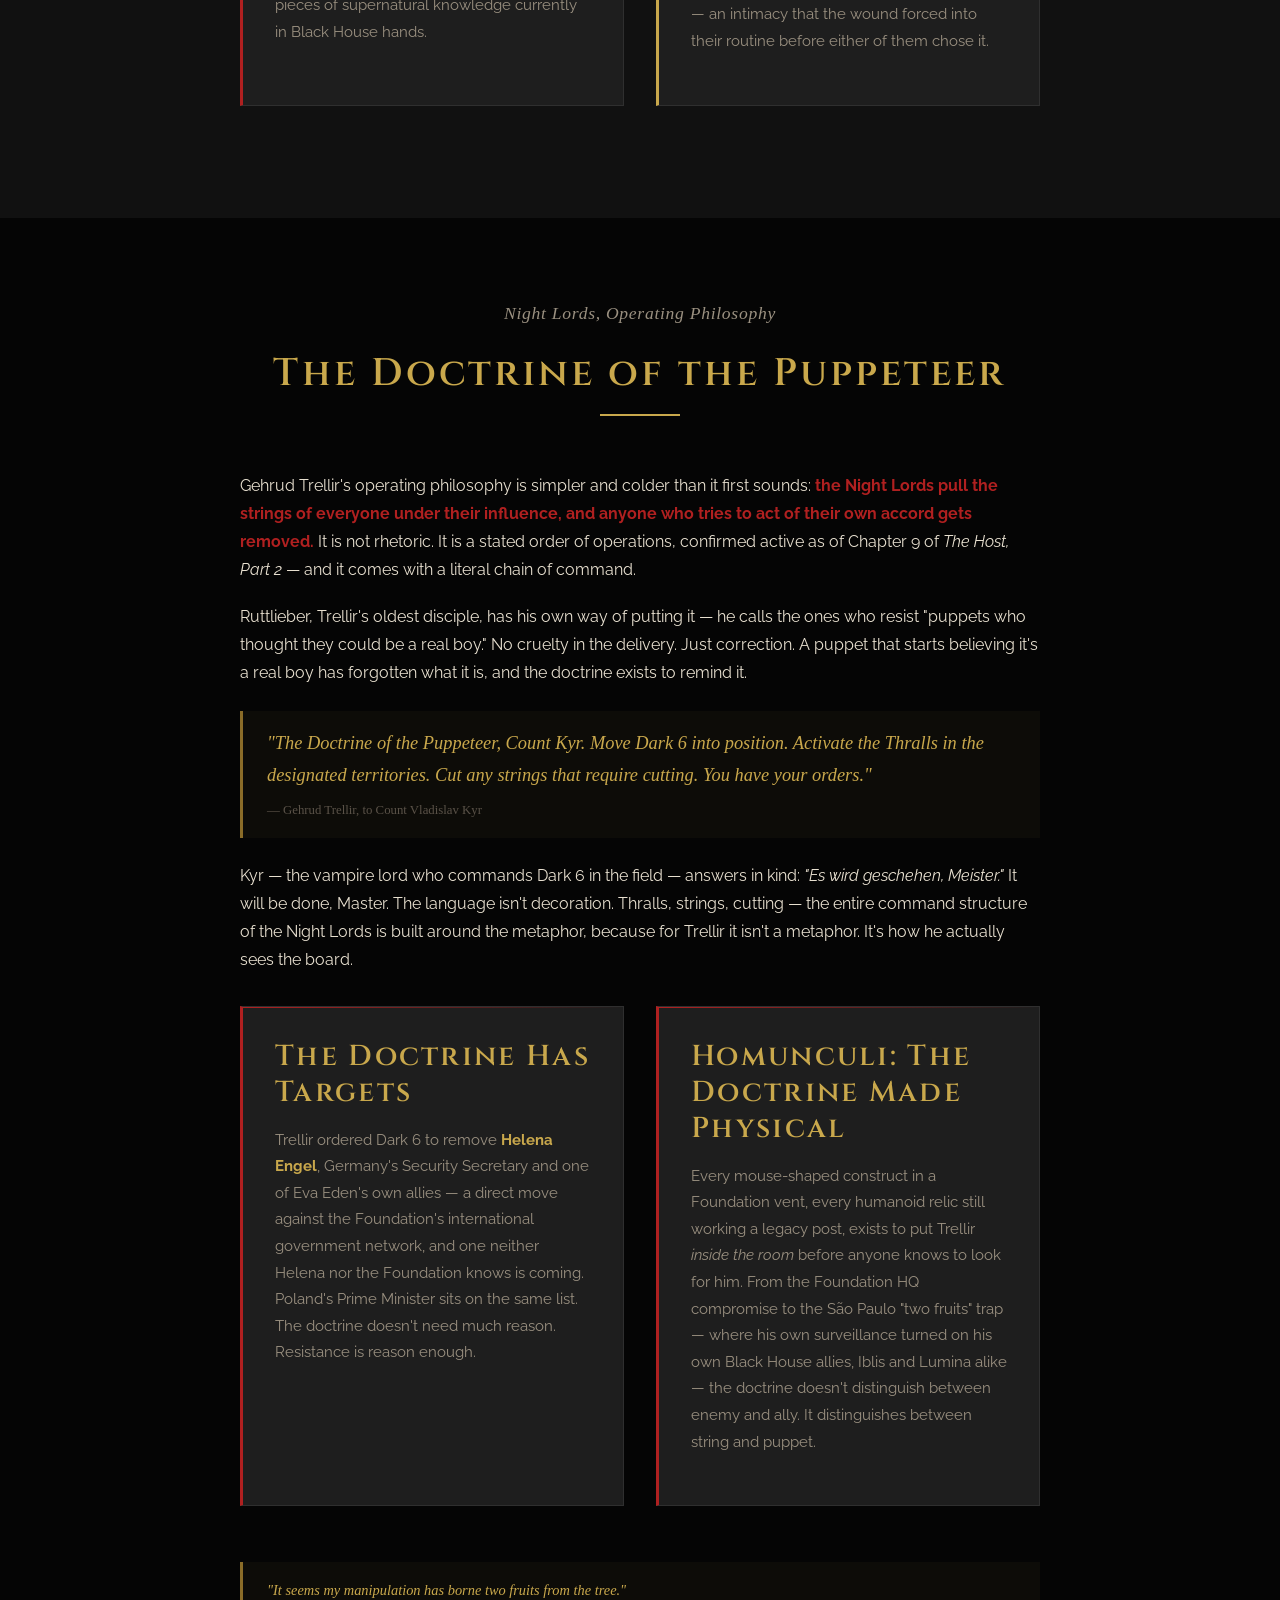
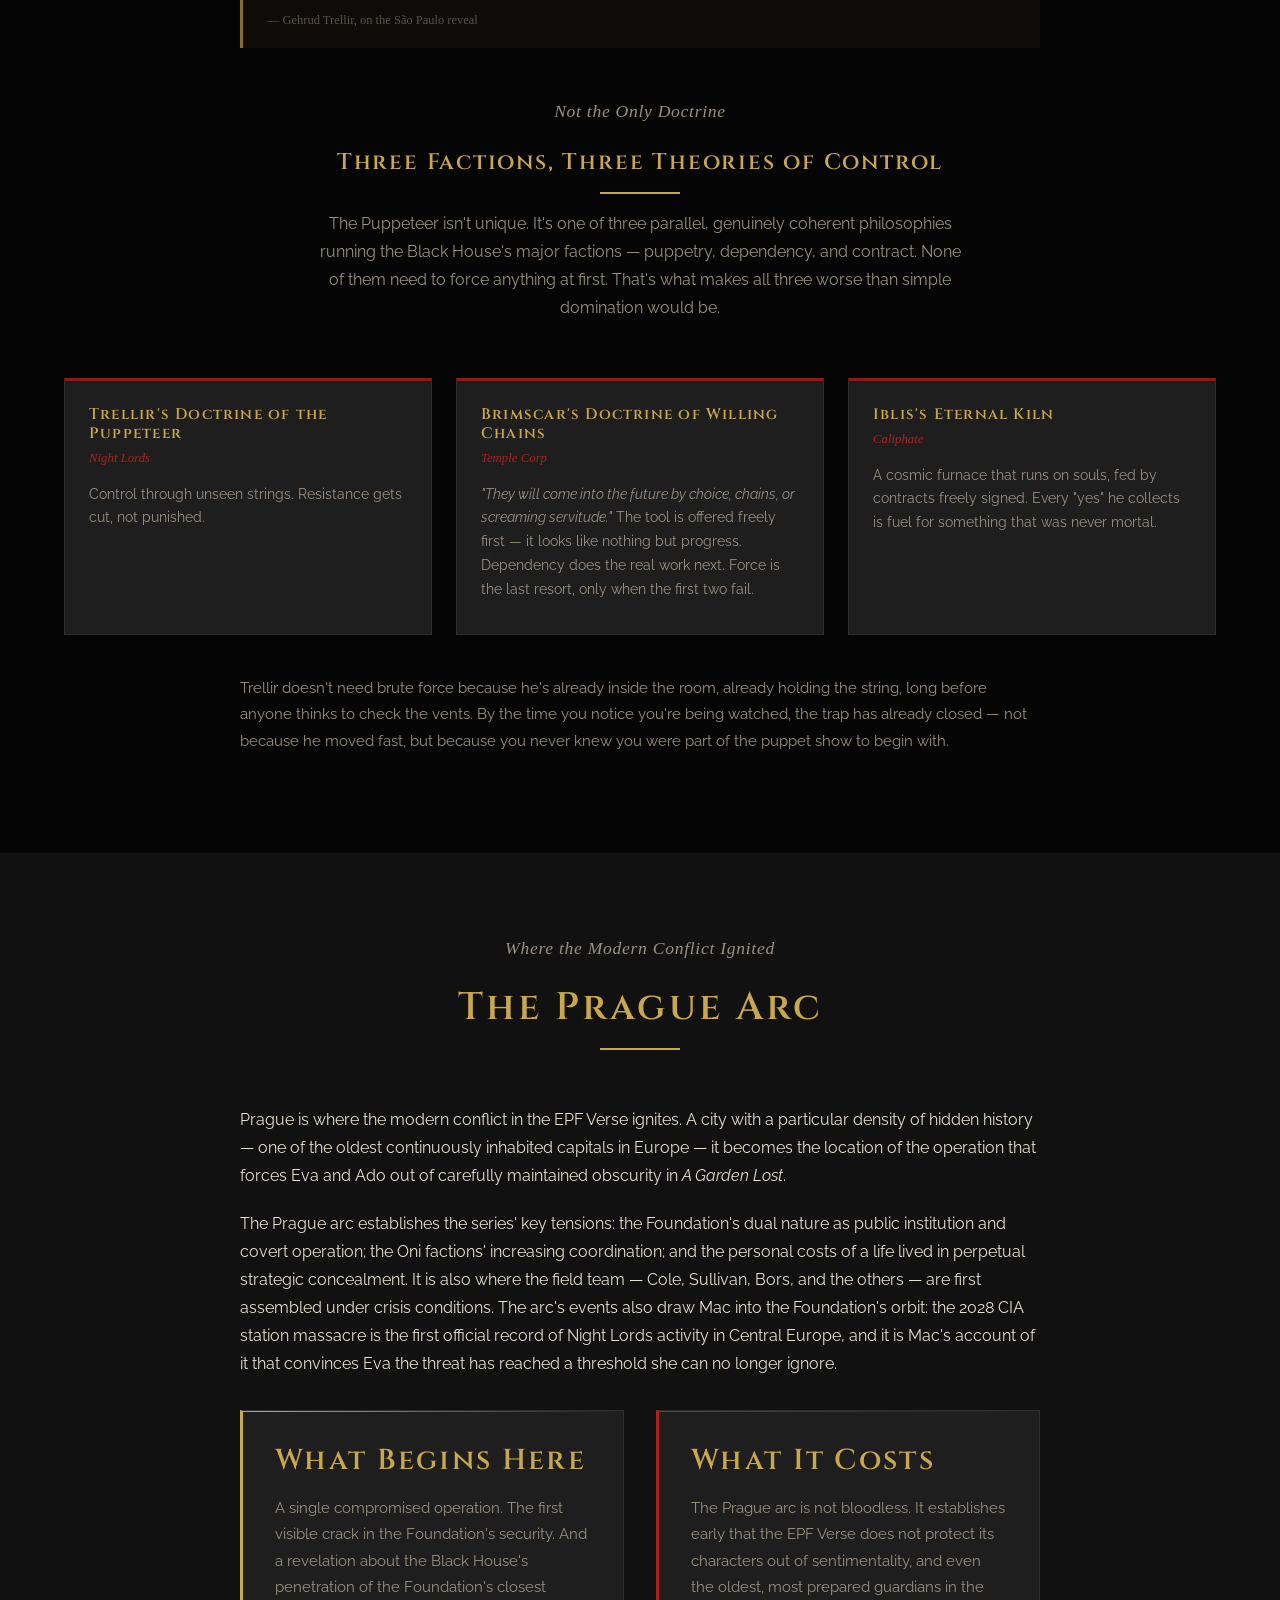
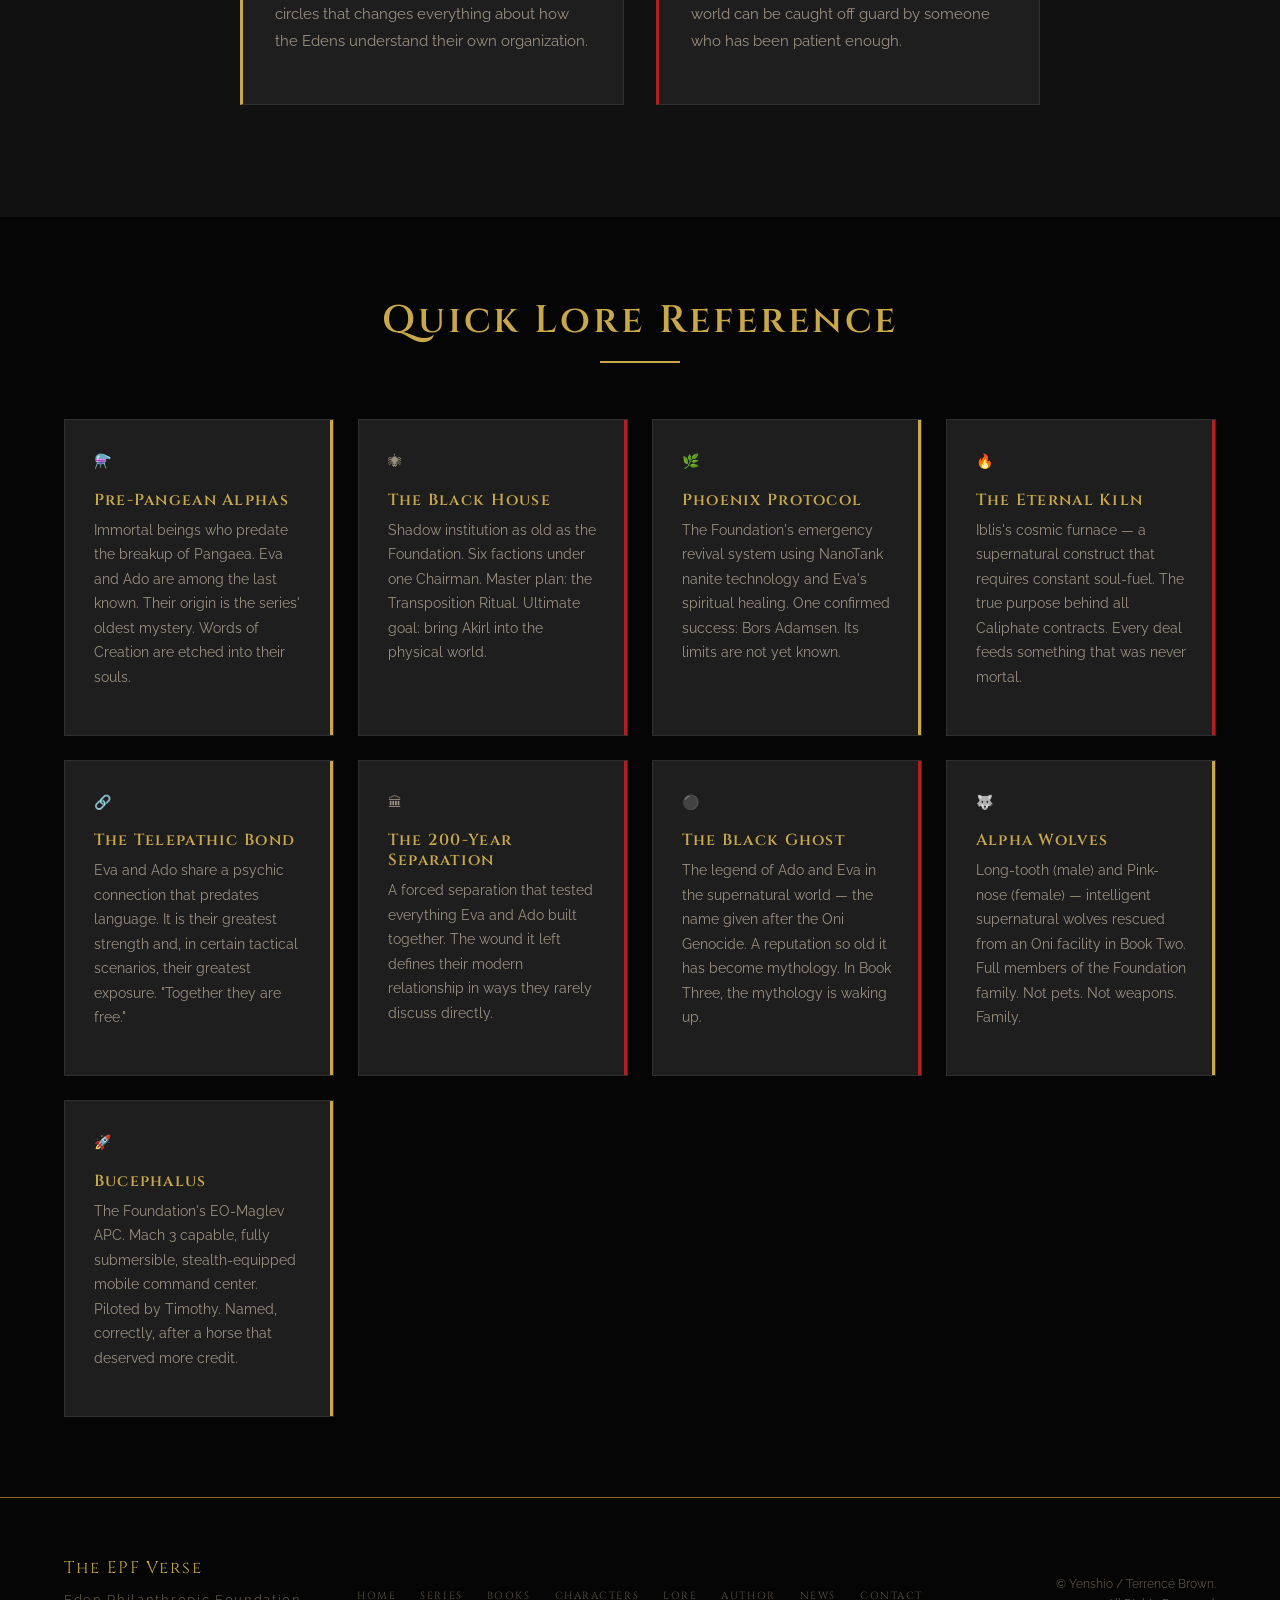
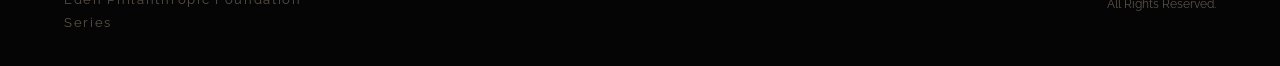
<file: Website/lore.html>
<!DOCTYPE html>
<html lang="en">
<head>
  <meta charset="UTF-8" />
  <meta name="viewport" content="width=device-width, initial-scale=1.0" />
  <title>World Lore, The EPF Verse</title>
  <meta name="description" content="The lore of the EPF Verse: the Eden Philanthropic Foundation, the Black House's six factions, Akirl, the Oni, and the hidden history behind every war." />
  <link rel="stylesheet" href="styles.css" />
  <style>
    .lore-two-col {
      display: grid;
      grid-template-columns: 1fr 1fr;
      gap: 2rem;
    }

    .faction-leader-block {
      display: grid;
      grid-template-columns: 100px 1fr;
      gap: 1.5rem;
      background: var(--mid-gray);
      border: 1px solid var(--border);
      padding: 1.5rem;
      margin-bottom: 1.5rem;
      transition: border-color 0.25s;
    }

    .faction-leader-block:hover { border-color: var(--gold-dark); }

    .faction-leader-icon {
      width: 100px;
      height: 100px;
      background: var(--light-gray);
      display: flex;
      align-items: center;
      justify-content: center;
      font-family: var(--font-head);
      font-size: 2rem;
      color: var(--gold-dark);
      flex-shrink: 0;
    }

    .faction-leader-block.red-side .faction-leader-icon { color: var(--red-light); }

    .timeline-item {
      display: grid;
      grid-template-columns: 110px 1fr;
      gap: 1.5rem;
      margin-bottom: 2rem;
      position: relative;
    }

    .timeline-item::before {
      content: '';
      position: absolute;
      left: 53px;
      top: 0;
      bottom: -2rem;
      width: 1px;
      background: var(--border);
    }

    .timeline-item:last-child::before { display: none; }

    .timeline-date {
      text-align: right;
      font-family: var(--font-head);
      font-size: 0.65rem;
      letter-spacing: 0.15em;
      text-transform: uppercase;
      color: var(--gold);
      padding-top: 0.2rem;
    }

    .timeline-content {
      padding-left: 1.5rem;
      border-left: 2px solid var(--gold-dark);
    }

    .timeline-content h4 { font-size: 1rem; margin-bottom: 0.4rem; }
    .timeline-content p  { font-size: 0.88rem; color: var(--text-muted); margin: 0; }

    .bh-faction-grid {
      display: grid;
      grid-template-columns: repeat(auto-fit, minmax(300px, 1fr));
      gap: 1.5rem;
      margin-top: 2rem;
    }

    .bh-faction-card {
      background: var(--mid-gray);
      border: 1px solid var(--border);
      border-top: 3px solid var(--red);
      padding: 1.5rem;
      transition: border-color 0.25s;
    }

    .bh-faction-card:hover { border-color: var(--red-light); }

    .bh-faction-card h4 {
      font-size: 0.95rem;
      color: var(--gold);
      margin-bottom: 0.3rem;
    }

    .bh-faction-card .faction-region {
      font-family: var(--font-sub);
      font-style: italic;
      font-size: 0.8rem;
      color: var(--red-light);
      margin-bottom: 0.8rem;
    }

    .bh-faction-card p {
      font-size: 0.85rem;
      color: var(--text-muted);
      margin-bottom: 0.5rem;
    }

    @media (max-width: 700px) {
      .lore-two-col { grid-template-columns: 1fr; }
      .bh-faction-grid { grid-template-columns: 1fr; }
    }
  </style>
</head>
<body>

  <!-- ── NAVIGATION ── -->
  <nav class="navbar">
    <div class="nav-inner">
      <a href="index.html" class="nav-logo">The EPF Verse</a>
      <button class="nav-toggle" aria-label="Toggle menu" onclick="document.querySelector('.nav-links').classList.toggle('open')">
        <span></span><span></span><span></span>
      </button>
      <ul class="nav-links">
        <li><a href="index.html">Home</a></li>
        <li><a href="series.html">The Series</a></li>
        <li><a href="books.html">Books</a></li>
        <li><a href="characters.html">Characters</a></li>
        <li><a href="lore.html" class="active">Lore</a></li>
        <li><a href="author.html">Author</a></li>
        <li><a href="blog.html">News</a></li>
        <li><a href="contact.html">Contact</a></li>
      </ul>
    </div>
  </nav>

  <!-- ── PAGE HERO ── -->
  <section class="page-hero">
    <div class="container">
      <p class="hero-eyebrow">The World Behind the World</p>
      <h1>World Lore</h1>
      <div class="divider-sm"></div>
      <p>The EPF Verse runs on hidden history. Behind every institution, there is an older one. Behind every power structure, a more ancient compact. And behind every war, something older than war itself.</p>
    </div>
  </section>

  <!-- ── THE FOUNDATION ── -->
  <section class="section">
    <div class="container">
      <div class="section-header reveal">
        <p class="subheading">The Visible Shield</p>
        <h2>The Eden Philanthropic Foundation</h2>
        <div class="divider-sm"></div>
      </div>

      <div style="max-width:800px;margin:0 auto;" class="reveal">
        <p>To the world, the <strong style="color:var(--gold);">Eden Philanthropic Foundation</strong> is the largest and most impactful private charitable organization in human history. It funds hospitals, schools, clean energy initiatives, and conflict resolution programs on every inhabited continent. Its annual budget dwarfs most national governments. Its board members include former heads of state, Nobel laureates, and titans of industry.</p>
        <p>None of that is untrue. But it is incomplete.</p>
        <p>The Foundation was built by Eva and Adamocles Eden over centuries of careful, patient institution-building — not out of altruism alone, but out of necessity. Two immortals who understand the real forces shaping human civilization need leverage, infrastructure, and reach. The Foundation provides all three. Its headquarters occupies the Flatiron Building in New York City — public floors above, five secure sub-levels below.</p>

        <div class="lore-quote">
          "We did not build it to be thanked. We built it to be positioned. There is a difference."
          <br/><span style="font-size:0.8rem;color:var(--text-dim);font-style:normal;margin-top:0.5rem;display:block;">— Adamocles Eden</span>
        </div>

        <div class="lore-two-col" style="margin-top:2rem;">
          <div class="lore-panel">
            <h3>Public Operations</h3>
            <p>Healthcare infrastructure, educational endowments, humanitarian response, energy transition funding. The Foundation's public record is flawless. It wins awards. It sets standards. It is, by every measurable metric, exactly what it says it is.</p>
          </div>
          <div class="lore-panel red-accent">
            <h3>Black Operations</h3>
            <p>A private intelligence network. A global field operations division. Classified response units capable of engaging Oni threats directly. And a deep archive of human history that no government knows exists.</p>
          </div>
        </div>

        <div class="lore-two-col" style="margin-top:1.5rem;">
          <div class="lore-panel">
            <h3>The Phoenix Protocol</h3>
            <p>The Foundation's emergency revival system — a NanoTank technology combining state-of-the-art nanite medicine with Eva's spiritual healing capabilities. It has a single confirmed success: the resurrection of Bors Adamsen in Book Two, Chapter Five, "Breath of Life." The Protocol's limits are unknown. Its failure conditions are something Eva refuses to discuss.</p>
          </div>
          <div class="lore-panel">
            <h3>The Bastion</h3>
            <p>A former clandestine agency now fully under Foundation control, housing the world's most extensive collection of supernatural artifacts and classified research. Its seizure set the Black House back an estimated seventy-five years — which means the Black House has been trying to reclaim it ever since.</p>
          </div>
        </div>
      </div>
    </div>
  </section>

  <!-- ── AKIRL ── -->
  <section class="section-alt">
    <div class="container">
      <div class="section-header reveal">
        <p class="subheading">The Thing Behind the Black House</p>
        <h2>Akirl</h2>
        <div class="divider-sm"></div>
      </div>

      <div style="max-width:800px;margin:0 auto;" class="reveal">
        <p><strong style="color:var(--red-light);">Akirl</strong> is not a faction. It is not a leader. It is the reason every faction exists. A cosmic horror entity — the existential malice of Fear itself — it resides in a dimensional rift at a location the Foundation's intelligence designates as Red Mountain. It cannot enter the physical world on its own. It requires a vessel.</p>
        <p>The Black House's entire generational project — the Gaia Protocol, the manipulations of Book Two, and now the Transposition Ritual of Book Three — is a centuries-long effort to solve that single problem: how to bring Akirl here. The Chairman maintains a direct connection to Akirl that predates recorded history. What was promised in exchange for that connection has never been confirmed.</p>

        <div class="lore-quote">
          "It does not think. It does not want. It simply is — the oldest weight in the dark, waiting for something to carry it through."
        </div>

        <div class="lore-two-col" style="margin-top:2rem;">
          <div class="lore-panel red-accent">
            <h3>The Transposition Ritual</h3>
            <p>The Black House's master plan for Book Three: manifest Akirl in physical form using a human vessel — designated the Dark Muse — as the anchor point. The ritual is already in motion as The Host begins. Stopping it requires the Foundation to dismantle six coordinated factions simultaneously while protecting a target they cannot move.</p>
          </div>
          <div class="lore-panel red-accent">
            <h3>The Gaia Protocol (Book Two)</h3>
            <p>The Black House's prior attempt to solve the same problem: use Alpha energy as the bridge for Akirl's manifestation. It failed because the Foundation intervened. But its failure accelerated the Transposition timeline — what was theoretical became operational the moment Gaia Project was stopped.</p>
          </div>
        </div>
      </div>
    </div>
  </section>

  <!-- ── THE BLACK HOUSE ── -->
  <section class="section">
    <div class="container">
      <div class="section-header reveal">
        <p class="subheading">The Invisible Opposition</p>
        <h2>The Black House</h2>
        <div class="divider-sm"></div>
      </div>

      <div style="max-width:800px;margin:0 auto;" class="reveal">
        <p>The <strong style="color:var(--red-light);">Black House</strong> is the Foundation's oldest and most persistent adversary — a shadow institution of comparable age, opposite philosophy, and superior patience for patience's sake. Where the Foundation builds systems, the Black House corrupts them. Where the Foundation protects, the Black House positions.</p>
        <p>Its supreme authority is the Chairman: a figure of unknown origin whose voice carries dimensional resonance and whose grip on the six factions is maintained through the Geas — a magical compulsion that creates absolute loyalty while preserving the illusion of free will. Breaking it costs power. Resisting it costs more. The Chairman's true identity and origin remain unknown even to Eva and Ado.</p>

        <div class="lore-quote">
          "The Black House does not need to win today. It needs to still be playing when we make our first mistake."
        </div>
      </div>

      <!-- Six Factions Grid -->
      <div class="bh-faction-grid reveal">

        <div class="bh-faction-card">
          <h4>1. Oni Hegemony</h4>
          <p class="faction-region">Asia — Japan, Korea</p>
          <p><strong style="color:var(--gold);">Leader:</strong> Il'Shihane (Red Kensei) — currently defecting. Former leader Lord Kargane: banished.</p>
          <p>Shapeshifting goblinoid warriors with 2,700 years of accumulated alchemy. Developed "the Rot" — a Void corruption that spreads through Dharmic meridians. Status in Book Three: civil war between redemption and loyalist factions.</p>
          <div class="char-tags" style="margin-top:0.8rem;"><span class="tag tag-red">Assassination</span><span class="tag">Alchemy</span><span class="tag">Zero Effect</span></div>
        </div>

        <div class="bh-faction-card">
          <h4>2. Coterie of Sorcerers</h4>
          <p class="faction-region">Eastern Europe / Russia</p>
          <p><strong style="color:var(--gold);">Leader:</strong> Archmage Angelique Dominia Lumina — a position passed through a ritual that consumes its predecessor.</p>
          <p>Powerful ritualists, necromancers, and summoners of outer planar entities. Operating in Prague in Book Three, running divination support for the Transposition and manipulating a grieving artist as a secondary ritual target.</p>
          <div class="char-tags" style="margin-top:0.8rem;"><span class="tag tag-red">Ritual Magic</span><span class="tag">Necromancy</span><span class="tag">Dimensional Portals</span></div>
        </div>

        <div class="bh-faction-card">
          <h4>3. Illuminati / Black Templars</h4>
          <p class="faction-region">Americas / United Kingdom</p>
          <p><strong style="color:var(--gold);">Military Arm:</strong> Temple Corp — the most technologically advanced faction. Elite soldiers in matte-black powered armor with crimson triple-lensed optics.</p>
          <p>Developed the Necroshot: void-infused ammunition that targets Dharmic meridians. Commander Lucius led the Paris ambush on Ado in Book Three's opening. The Black House's primary direct military threat.</p>
          <div class="char-tags" style="margin-top:0.8rem;"><span class="tag tag-red">Necroshot</span><span class="tag">Powered Armor</span><span class="tag">Banshee Rifles</span></div>
        </div>

        <div class="bh-faction-card">
          <h4>4. The Caliphate</h4>
          <p class="faction-region">Middle East</p>
          <p><strong style="color:var(--gold);">Leader:</strong> Iblis, Caliph — a powerful Efreet described as "a torrent of fire and flame that takes the form of a man." His true form stands ten feet tall.</p>
          <p>Specialists in pain, grief, and soul contracts. The Eternal Kiln requires constant soul-fuel — every contract Iblis writes is ultimately feeding something older than desire. Cooperates with the Black House only when interests align.</p>
          <div class="char-tags" style="margin-top:0.8rem;"><span class="tag tag-red">Soul Contracts</span><span class="tag">Efreet</span><span class="tag">Eternal Kiln</span></div>
        </div>

        <div class="bh-faction-card">
          <h4>5. Chaos Bureaucracy</h4>
          <p class="faction-region">China</p>
          <p><strong style="color:var(--gold);">Leader:</strong> Matriarch Xuanyan — pure logical entropy. Detached. Academic cruelty.</p>
          <p>Masters of misinformation, digital manipulation, and bureaucratic curse-working. Their signature: making the Foundation distrust its own intelligence. Responsible for the São Paulo building collapses and the false financial trails that obscure the Transposition timeline.</p>
          <div class="char-tags" style="margin-top:0.8rem;"><span class="tag tag-red">Misinformation</span><span class="tag">Paradox Logic</span><span class="tag">São Paulo</span></div>
        </div>

        <div class="bh-faction-card">
          <h4>6. Night Lords</h4>
          <p class="faction-region">Eastern Europe</p>
          <p><strong style="color:var(--gold);">Leader:</strong> Gehrud Trellir, Lich Necromancer of Grey Bones. Special ops unit: the Dark 6, led by Sword Master Lord Johann Ruttlieber.</p>
          <p>Liches, vampires, necromancers, and revenants. Responsible for the 2028 Prague CIA station massacre. Currently infiltrating European governments through vampire shapeshifters. Trellir's homunculi have compromised Foundation HQ surveillance.</p>
          <div class="char-tags" style="margin-top:0.8rem;"><span class="tag tag-red">Undead</span><span class="tag">Necromancy</span><span class="tag">Government Infiltration</span></div>
        </div>

      </div>
    </div>
  </section>

  <!-- ── ONI FACTIONS ── -->
  <section class="section-alt">
    <div class="container">
      <div class="section-header reveal">
        <p class="subheading">A Hegemony Divided</p>
        <h2>The Oni Factions</h2>
        <div class="divider-sm"></div>
        <p class="muted" style="max-width:650px;margin:1rem auto 0;">The Oni Hegemony was once a single Black House faction. In Book Three, Il'Shihane's defection fractures it into two opposing forces — one seeking redemption, one seeking revenge. The Foundation now navigates both.</p>
      </div>

      <!-- FACTION 1 — IL'SHIHANE REDEEMERS -->
      <div class="faction-leader-block reveal">
        <div class="faction-leader-icon">一</div>
        <div>
          <h3 style="color:var(--gold);margin-bottom:0.3rem;">Il'Shihane's Redeemer Faction</h3>
          <p class="char-title" style="font-family:var(--font-sub);font-style:italic;font-size:0.85rem;color:var(--gold);margin-bottom:0.8rem;">Philosophy: Law &amp; Peace — Status: Independent Ally / Eden Foundation</p>
          <p style="font-size:0.9rem;color:var(--text-muted);">Led by <strong style="color:var(--gold);">Il'Shihane</strong>, the Red Kensei — former supreme leader of the Oni Hegemony. His defection from the Black House is not impulsive: it is the culmination of centuries uncovering the truth of how Lord Kargane corrupted his people. Il'Shihane seeks to restore the Oni to what they were before the Rot — honorable, lawful warriors. He approaches the Foundation not as a supplicant but as a peer, offering 2,700 years of accumulated intelligence on the Black House in exchange for a chance to earn what cannot be demanded: forgiveness.</p>
          <div class="lore-quote" style="margin-top:1rem;font-size:0.9rem;">"The shame of our ancestors burns bright in this offering."<br/><span style="font-style:normal;font-size:0.78rem;color:var(--text-dim);margin-top:0.4rem;display:block;">— Il'Shihane, from the Oni Data Crystal message</span></div>
          <div class="char-tags" style="margin-top:1rem;">
            <span class="tag tag-gold">Foundation Ally</span>
            <span class="tag">Law / Peace</span>
            <span class="tag tag-gold">Il'Shihane</span>
            <span class="tag">Redemption Arc</span>
          </div>
        </div>
      </div>

      <!-- FACTION 2 — JINKOU LOYALISTS -->
      <div class="faction-leader-block red-side reveal">
        <div class="faction-leader-icon" style="font-size:1.3rem;">⚔</div>
        <div>
          <h3 style="color:var(--gold);margin-bottom:0.3rem;">Jinkou's Faction</h3>
          <p class="char-title" style="font-family:var(--font-sub);font-style:italic;font-size:0.85rem;color:var(--red-light);margin-bottom:0.8rem;">Philosophy: Rage &amp; Vengeance — Status: Aligned with The Black House</p>
          <p style="font-size:0.9rem;color:var(--text-muted);">Led by <strong style="color:var(--gold);">Jinkou</strong> — Il'Shihane's former loyal disciple and cousin, now his most dangerous opponent. Jinkou's faction rejects redemption as weakness and views Il'Shihane's alliance with the Foundation as the ultimate betrayal of Oni honor. They remain aligned with the Black House and the Chairman, fighting to preserve the Hegemony's war footing and carry the Transposition ritual to completion. Jinkou is not merely loyal to the Black House. He is loyal to the version of the Oni that Il'Shihane is trying to bury.</p>
          <div class="char-tags" style="margin-top:1rem;">
            <span class="tag tag-red">Black House Aligned</span>
            <span class="tag tag-red">Rage / Vengeance</span>
            <span class="tag">Jinkou</span>
            <span class="tag tag-red">Loyalist Opposition</span>
          </div>
        </div>
      </div>

    </div>
  </section>

  <!-- ── ADO'S LEGACY: ONI GENOCIDE & THE BLACK GHOST ── -->
  <section class="section">
    <div class="container">
      <div class="section-header reveal">
        <p class="subheading">The Wound That Started Everything</p>
        <h2>The Oni Genocide &amp; The Black Ghost</h2>
        <div class="divider-sm"></div>
      </div>

      <div style="max-width:800px;margin:0 auto;" class="reveal">
        <p>The Oni factions' hatred of Eva and Ado is not arbitrary. It has a name, a history, and a body count. At a point in antiquity — the exact date classified even within the Foundation's own archives — Adamocles Eden committed what the supernatural world now calls the Oni Genocide: a systematic and devastating campaign against the Oni populations who threatened to destabilize the human civilizations he and Eva had spent centuries protecting.</p>
        <p>The campaign was not impulsive. It was deliberate, methodical, and successful. Which is precisely what made it unforgettable. In the aftermath, the legend of <strong style="color:var(--gold);">The Black Ghost</strong> was born — the name given by surviving Oni communities to the paired terror of Ado's combat persona and Eva's spiritual warfare. The name endures. The reputation it describes has never been allowed to fade.</p>

        <div class="lore-two-col" style="margin-top:2rem;">
          <div class="lore-panel red-accent">
            <h3>What Ado Carries</h3>
            <p>The Oni Genocide was not a mistake in Ado's accounting — it was a necessary act executed with the moral clarity of someone who has watched civilizations collapse when supernatural threats go unanswered. That he carries it without apology does not mean he carries it lightly. The Black Ghost is the version of him that the Oni remember. It is also the version Eva has never stopped watching for.</p>
          </div>
          <div class="lore-panel">
            <h3>What the Oni Remember</h3>
            <p>The Oni Hegemony faction, originally honorable warriors, was corrupted over 2,700 years by Lord Kargane into what it became under Black House influence. The hidden truth revealed when Il'Shihane sought redemption: the path to corruption began with the genocide's aftermath, with survivors who had no framework left for existing outside of retaliation. The Black Ghost did not create the Black House. But it created the wound the Black House grew inside.</p>
          </div>
        </div>

        <div class="lore-quote" style="margin-top:2rem;">
          "The Black Ghost, The Legend of Ado and Eva after Oni Genocide — a terrifying reputation among supernatural communities that has never entirely been a legend."
        </div>
      </div>
    </div>
  </section>

  <!-- ── THE NECROSHOT & THE ROT ── -->
  <section class="section-alt">
    <div class="container">
      <div class="section-header reveal">
        <p class="subheading">Weapons of the Void</p>
        <h2>Necroshot &amp; The Rot</h2>
        <div class="divider-sm"></div>
      </div>

      <div style="max-width:800px;margin:0 auto;" class="reveal">
        <p>The most significant tactical development of the modern conflict is the <strong style="color:var(--red-light);">Necroshot</strong> — void-infused ammunition developed by Temple Corp using 2,700 years of Oni alchemical knowledge, specifically the Rot: the Void corruption that Lord Kargane cultivated within the Oni Hegemony as a spiritual weapon. Necroshot is the first recorded weapon capable of creating wounds that do not fully heal in a Pre-Pangean Alpha.</p>
        <p>In the opening pages of <em>The Host</em>, the Paris ambush inflicts a Necroshot wound on Ado's left shoulder. The silver scar that results — a permanent mark that Eva tends with daily spiritual acupuncture and golden alloy needles — is the series' first visible proof that its protagonists are not invulnerable. It changes the nature of the conflict permanently.</p>

        <div class="lore-two-col" style="margin-top:2rem;">
          <div class="lore-panel red-accent">
            <h3>The Rot</h3>
            <p>A Void corruption developed by Kargane and cultivated within the Oni Hegemony over millennia. It spreads through the Dharmic meridians — the spiritual energy pathways of the body — and cannot be removed by conventional means. It is the biological weapon that made Necroshot possible, and its existence is one of the most dangerous pieces of supernatural knowledge currently in Black House hands.</p>
          </div>
          <div class="lore-panel">
            <h3>Spiritual Acupuncture</h3>
            <p>Eva's treatment for Ado's Necroshot wound: golden alloy needles inscribed with pre-language symbols, administered daily to flush Void corruption from the Dharmic meridians. A technique older than medicine. An act that has become, over the weeks of Book Three, something neither of them discusses directly — an intimacy that the wound forced into their routine before either of them chose it.</p>
          </div>
        </div>
      </div>
    </div>
  </section>

  <!-- ── THE DOCTRINE OF THE PUPPETEER ── -->
  <section class="section">
    <div class="container">
      <div class="section-header reveal">
        <p class="subheading">Night Lords, Operating Philosophy</p>
        <h2>The Doctrine of the Puppeteer</h2>
        <div class="divider-sm"></div>
      </div>

      <div style="max-width:800px;margin:0 auto;" class="reveal">
        <p>Gehrud Trellir's operating philosophy is simpler and colder than it first sounds: <strong style="color:var(--red-light);">the Night Lords pull the strings of everyone under their influence, and anyone who tries to act of their own accord gets removed.</strong> It is not rhetoric. It is a stated order of operations, confirmed active as of Chapter 9 of <em>The Host, Part 2</em> — and it comes with a literal chain of command.</p>
        <p>Ruttlieber, Trellir's oldest disciple, has his own way of putting it — he calls the ones who resist "puppets who thought they could be a real boy." No cruelty in the delivery. Just correction. A puppet that starts believing it's a real boy has forgotten what it is, and the doctrine exists to remind it.</p>

        <div class="lore-quote">
          "The Doctrine of the Puppeteer, Count Kyr. Move Dark 6 into position. Activate the Thralls in the designated territories. Cut any strings that require cutting. You have your orders."
          <br/><span style="font-size:0.8rem;color:var(--text-dim);font-style:normal;margin-top:0.5rem;display:block;">— Gehrud Trellir, to Count Vladislav Kyr</span>
        </div>

        <p>Kyr — the vampire lord who commands Dark 6 in the field — answers in kind: <em>"Es wird geschehen, Meister."</em> It will be done, Master. The language isn't decoration. Thralls, strings, cutting — the entire command structure of the Night Lords is built around the metaphor, because for Trellir it isn't a metaphor. It's how he actually sees the board.</p>

        <div class="lore-two-col" style="margin-top:2rem;">
          <div class="lore-panel red-accent">
            <h3>The Doctrine Has Targets</h3>
            <p>Trellir ordered Dark 6 to remove <strong style="color:var(--gold);">Helena Engel</strong>, Germany's Security Secretary and one of Eva Eden's own allies — a direct move against the Foundation's international government network, and one neither Helena nor the Foundation knows is coming. Poland's Prime Minister sits on the same list. The doctrine doesn't need much reason. Resistance is reason enough.</p>
          </div>
          <div class="lore-panel red-accent">
            <h3>Homunculi: The Doctrine Made Physical</h3>
            <p>Every mouse-shaped construct in a Foundation vent, every humanoid relic still working a legacy post, exists to put Trellir <em>inside the room</em> before anyone knows to look for him. From the Foundation HQ compromise to the São Paulo "two fruits" trap — where his own surveillance turned on his own Black House allies, Iblis and Lumina alike — the doctrine doesn't distinguish between enemy and ally. It distinguishes between string and puppet.</p>
          </div>
        </div>

        <div class="lore-quote" style="margin-top:1.5rem;font-size:0.9rem;">
          "It seems my manipulation has borne two fruits from the tree."
          <br/><span style="font-style:normal;font-size:0.78rem;color:var(--text-dim);margin-top:0.4rem;display:block;">— Gehrud Trellir, on the São Paulo reveal</span>
        </div>
      </div>

      <div class="section-header reveal" style="margin-top:3rem;">
        <p class="subheading">Not the Only Doctrine</p>
        <h3 style="font-size:1.4rem;">Three Factions, Three Theories of Control</h3>
        <div class="divider-sm"></div>
        <p class="muted" style="max-width:650px;margin:1rem auto 0;">The Puppeteer isn't unique. It's one of three parallel, genuinely coherent philosophies running the Black House's major factions — puppetry, dependency, and contract. None of them need to force anything at first. That's what makes all three worse than simple domination would be.</p>
      </div>

      <div class="bh-faction-grid reveal">
        <div class="bh-faction-card">
          <h4>Trellir's Doctrine of the Puppeteer</h4>
          <p class="faction-region">Night Lords</p>
          <p>Control through unseen strings. Resistance gets cut, not punished.</p>
        </div>
        <div class="bh-faction-card">
          <h4>Brimscar's Doctrine of Willing Chains</h4>
          <p class="faction-region">Temple Corp</p>
          <p><em>"They will come into the future by choice, chains, or screaming servitude."</em> The tool is offered freely first — it looks like nothing but progress. Dependency does the real work next. Force is the last resort, only when the first two fail.</p>
        </div>
        <div class="bh-faction-card">
          <h4>Iblis's Eternal Kiln</h4>
          <p class="faction-region">Caliphate</p>
          <p>A cosmic furnace that runs on souls, fed by contracts freely signed. Every "yes" he collects is fuel for something that was never mortal.</p>
        </div>
      </div>

      <div style="max-width:800px;margin:2.5rem auto 0;" class="reveal">
        <p style="color:var(--text-muted);font-size:0.95rem;">Trellir doesn't need brute force because he's already inside the room, already holding the string, long before anyone thinks to check the vents. By the time you notice you're being watched, the trap has already closed — not because he moved fast, but because you never knew you were part of the puppet show to begin with.</p>
      </div>
    </div>
  </section>

  <!-- ── PRAGUE ARC ── -->
  <section class="section-alt">
    <div class="container">
      <div class="section-header reveal">
        <p class="subheading">Where the Modern Conflict Ignited</p>
        <h2>The Prague Arc</h2>
        <div class="divider-sm"></div>
      </div>

      <div style="max-width:800px;margin:0 auto;" class="reveal">
        <p>Prague is where the modern conflict in the EPF Verse ignites. A city with a particular density of hidden history — one of the oldest continuously inhabited capitals in Europe — it becomes the location of the operation that forces Eva and Ado out of carefully maintained obscurity in <em>A Garden Lost</em>.</p>
        <p>The Prague arc establishes the series' key tensions: the Foundation's dual nature as public institution and covert operation; the Oni factions' increasing coordination; and the personal costs of a life lived in perpetual strategic concealment. It is also where the field team — Cole, Sullivan, Bors, and the others — are first assembled under crisis conditions. The arc's events also draw Mac into the Foundation's orbit: the 2028 CIA station massacre is the first official record of Night Lords activity in Central Europe, and it is Mac's account of it that convinces Eva the threat has reached a threshold she can no longer ignore.</p>

        <div class="lore-two-col" style="margin-top:2rem;">
          <div class="lore-panel">
            <h3>What Begins Here</h3>
            <p>A single compromised operation. The first visible crack in the Foundation's security. And a revelation about the Black House's penetration of the Foundation's closest circles that changes everything about how the Edens understand their own organization.</p>
          </div>
          <div class="lore-panel red-accent">
            <h3>What It Costs</h3>
            <p>The Prague arc is not bloodless. It establishes early that the EPF Verse does not protect its characters out of sentimentality, and even the oldest, most prepared guardians in the world can be caught off guard by someone who has been patient enough.</p>
          </div>
        </div>
      </div>
    </div>
  </section>

  <!-- ── QUICK REFERENCE ── -->
  <section class="section">
    <div class="container">
      <div class="section-header reveal">
        <h2>Quick Lore Reference</h2>
        <div class="divider-sm"></div>
      </div>

      <div style="display:grid;grid-template-columns:repeat(auto-fit,minmax(220px,1fr));gap:1.5rem;" class="reveal">
        <div class="faction-card">
          <p class="faction-icon">⚗️</p>
          <h3>Pre-Pangean Alphas</h3>
          <p>Immortal beings who predate the breakup of Pangaea. Eva and Ado are among the last known. Their origin is the series' oldest mystery. Words of Creation are etched into their souls.</p>
        </div>
        <div class="faction-card red-side">
          <p class="faction-icon">🕷</p>
          <h3>The Black House</h3>
          <p>Shadow institution as old as the Foundation. Six factions under one Chairman. Master plan: the Transposition Ritual. Ultimate goal: bring Akirl into the physical world.</p>
        </div>
        <div class="faction-card">
          <p class="faction-icon">🌿</p>
          <h3>Phoenix Protocol</h3>
          <p>The Foundation's emergency revival system using NanoTank nanite technology and Eva's spiritual healing. One confirmed success: Bors Adamsen. Its limits are not yet known.</p>
        </div>
        <div class="faction-card red-side">
          <p class="faction-icon">🔥</p>
          <h3>The Eternal Kiln</h3>
          <p>Iblis's cosmic furnace — a supernatural construct that requires constant soul-fuel. The true purpose behind all Caliphate contracts. Every deal feeds something that was never mortal.</p>
        </div>
        <div class="faction-card">
          <p class="faction-icon">🔗</p>
          <h3>The Telepathic Bond</h3>
          <p>Eva and Ado share a psychic connection that predates language. It is their greatest strength and, in certain tactical scenarios, their greatest exposure. "Together they are free."</p>
        </div>
        <div class="faction-card red-side">
          <p class="faction-icon">🏛</p>
          <h3>The 200-Year Separation</h3>
          <p>A forced separation that tested everything Eva and Ado built together. The wound it left defines their modern relationship in ways they rarely discuss directly.</p>
        </div>
        <div class="faction-card red-side">
          <p class="faction-icon">⚫</p>
          <h3>The Black Ghost</h3>
          <p>The legend of Ado and Eva in the supernatural world — the name given after the Oni Genocide. A reputation so old it has become mythology. In Book Three, the mythology is waking up.</p>
        </div>
        <div class="faction-card">
          <p class="faction-icon">🐺</p>
          <h3>Alpha Wolves</h3>
          <p>Long-tooth (male) and Pink-nose (female) — intelligent supernatural wolves rescued from an Oni facility in Book Two. Full members of the Foundation family. Not pets. Not weapons. Family.</p>
        </div>
        <div class="faction-card">
          <p class="faction-icon">🚀</p>
          <h3>Bucephalus</h3>
          <p>The Foundation's EO-Maglev APC. Mach 3 capable, fully submersible, stealth-equipped mobile command center. Piloted by Timothy. Named, correctly, after a horse that deserved more credit.</p>
        </div>
      </div>
    </div>
  </section>

  <!-- ── FOOTER ── -->
  <footer>
    <div class="footer-inner">
      <div class="footer-brand">
        The EPF Verse
        <p>Eden Philanthropic Foundation Series</p>
      </div>
      <ul class="footer-nav">
        <li><a href="index.html">Home</a></li>
        <li><a href="series.html">Series</a></li>
        <li><a href="books.html">Books</a></li>
        <li><a href="characters.html">Characters</a></li>
        <li><a href="lore.html">Lore</a></li>
        <li><a href="author.html">Author</a></li>
        <li><a href="blog.html">News</a></li>
        <li><a href="contact.html">Contact</a></li>
      </ul>
      <div class="footer-copy">
        &copy; Yenshio / Terrence Brown.<br/>All Rights Reserved.
      </div>
    </div>
  </footer>

  <script>
    const observer = new IntersectionObserver(entries => {
      entries.forEach(e => { if (e.isIntersecting) e.target.classList.add('visible'); });
    }, { threshold: 0.08 });
    document.querySelectorAll('.reveal').forEach(el => observer.observe(el));
  </script>
</body>
</html>
</file>
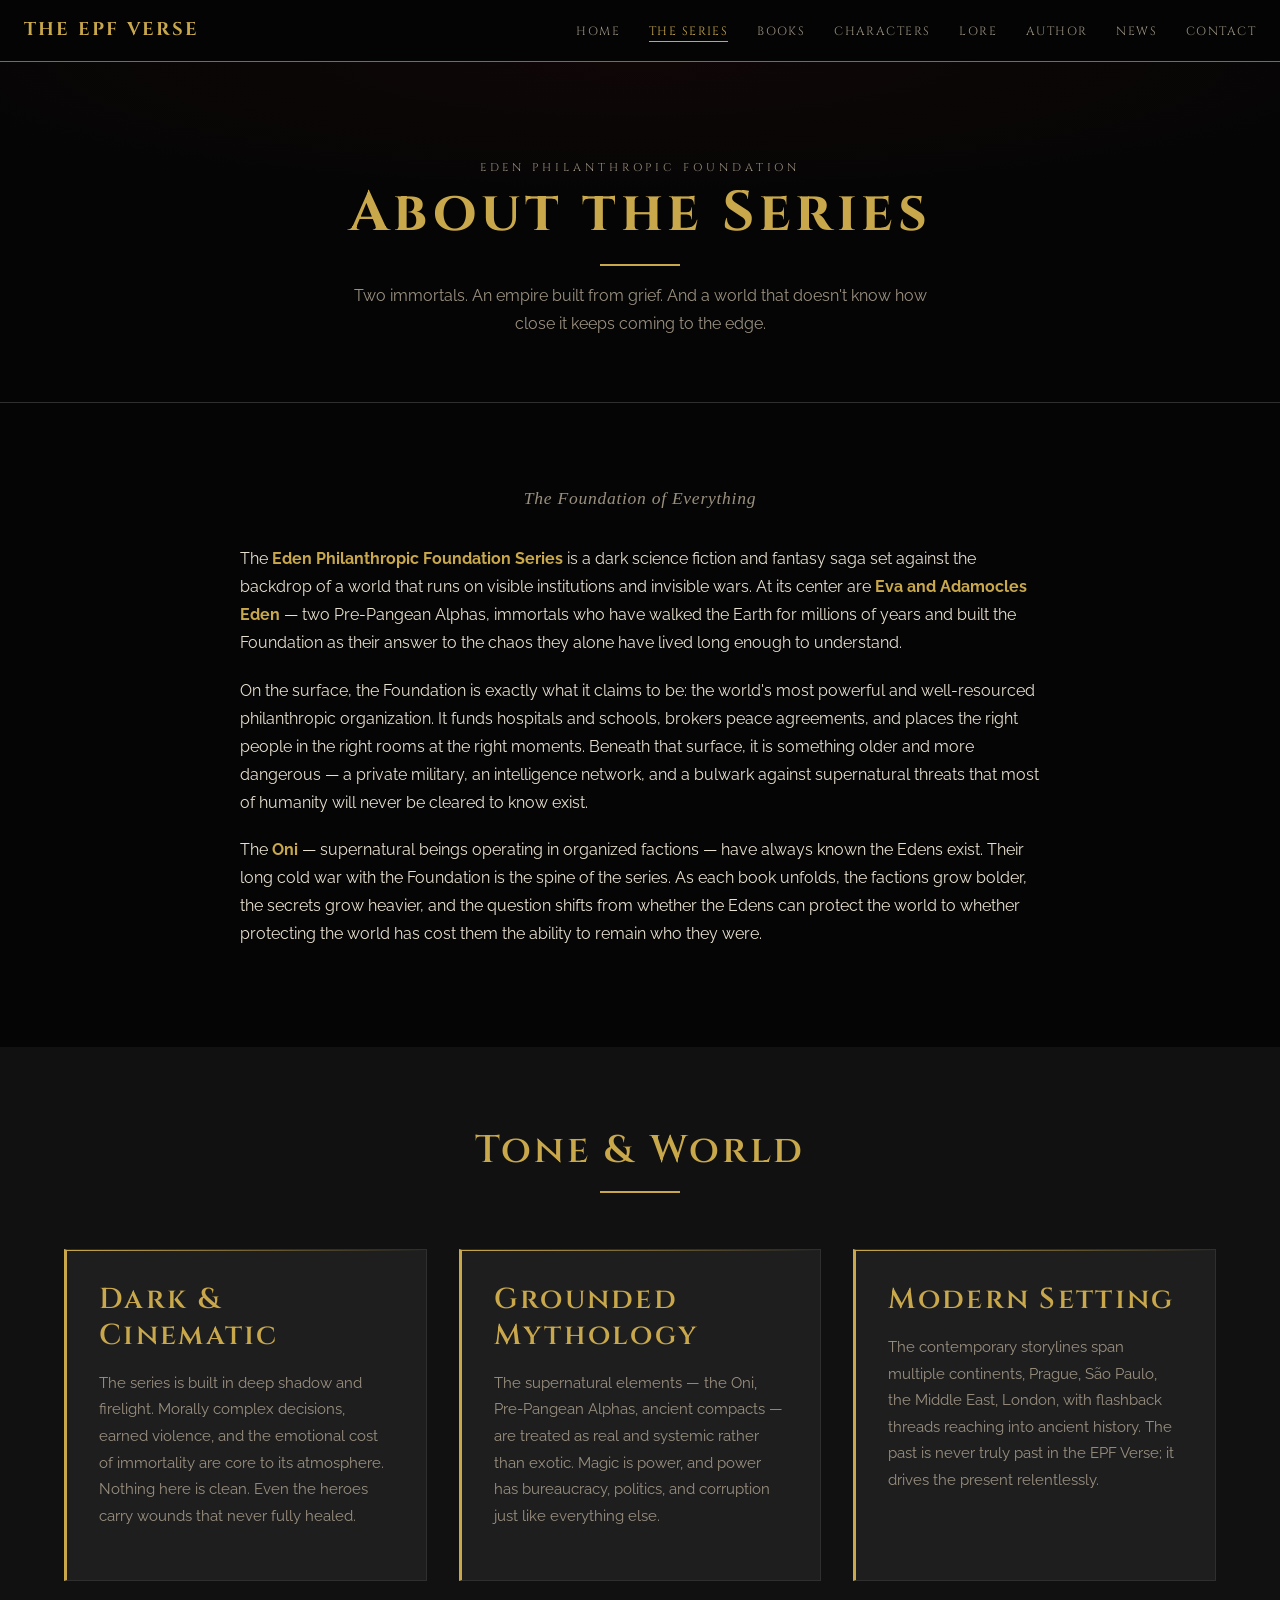
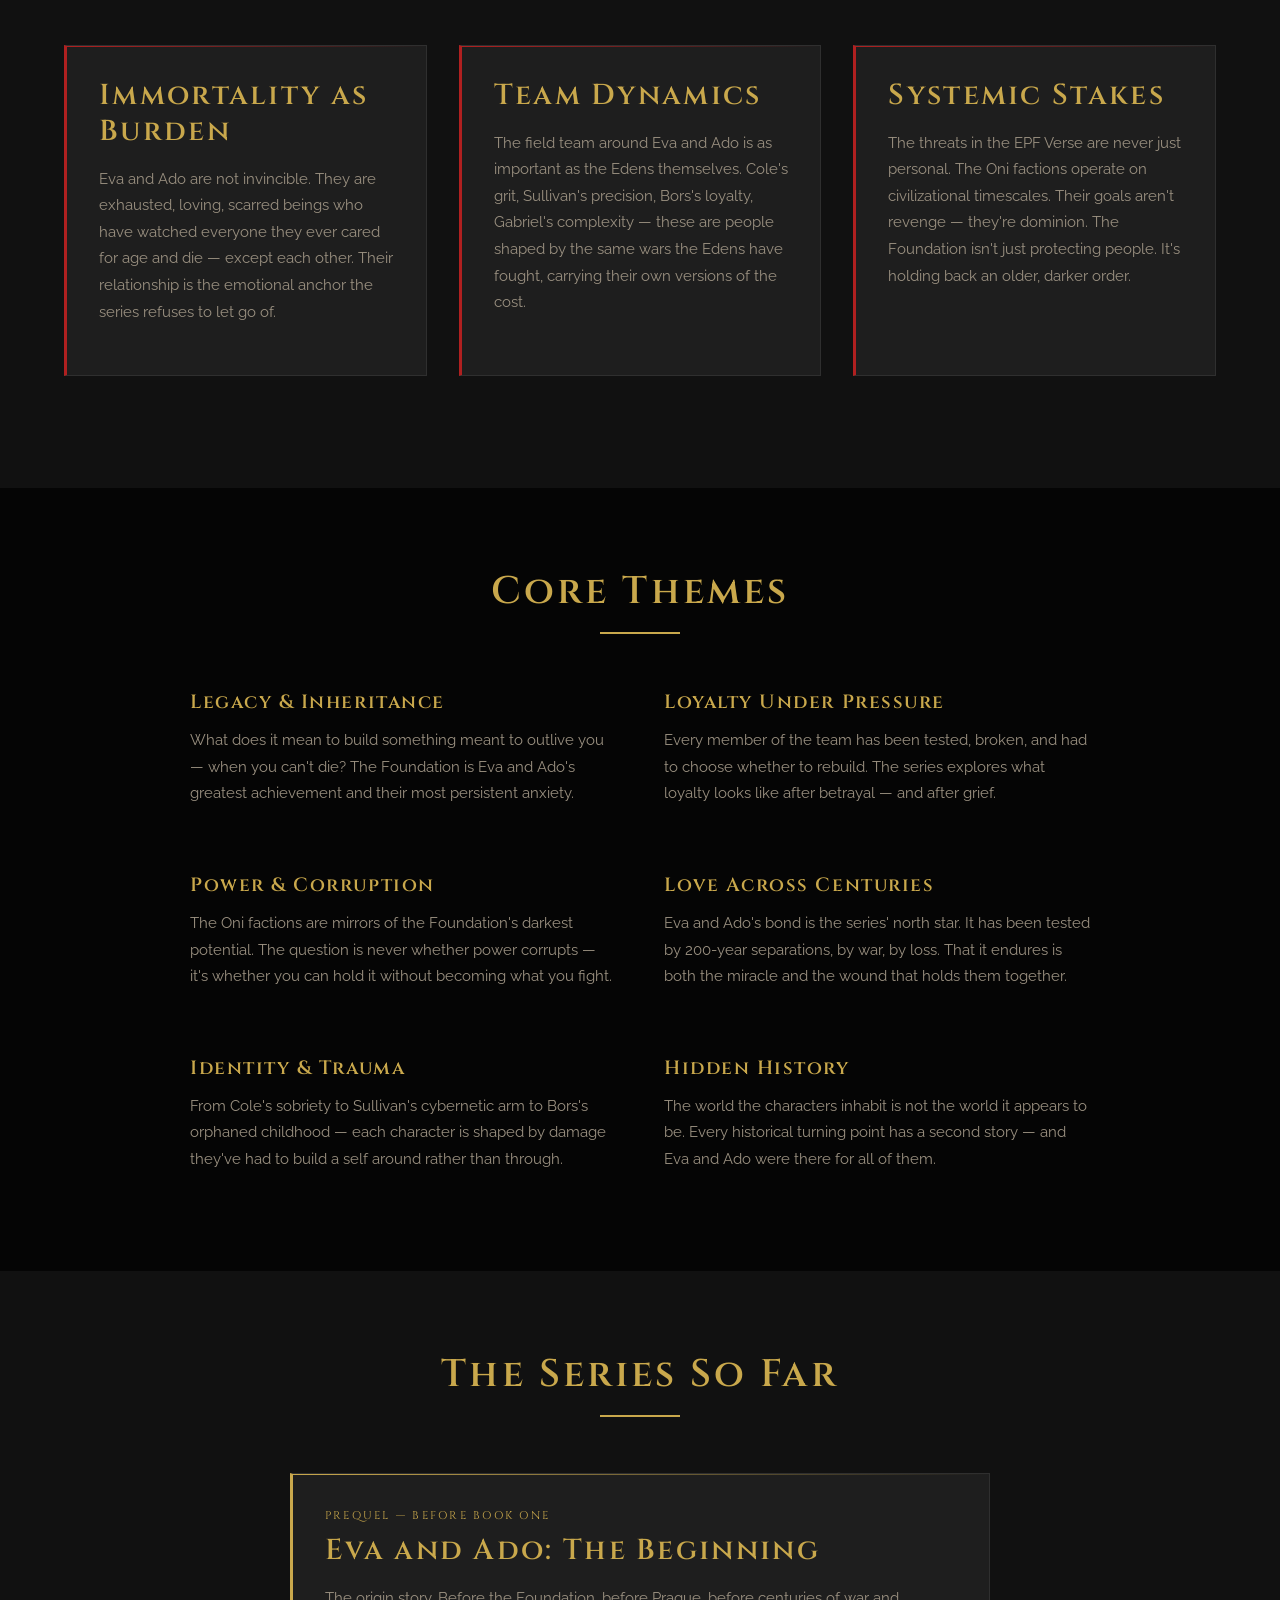
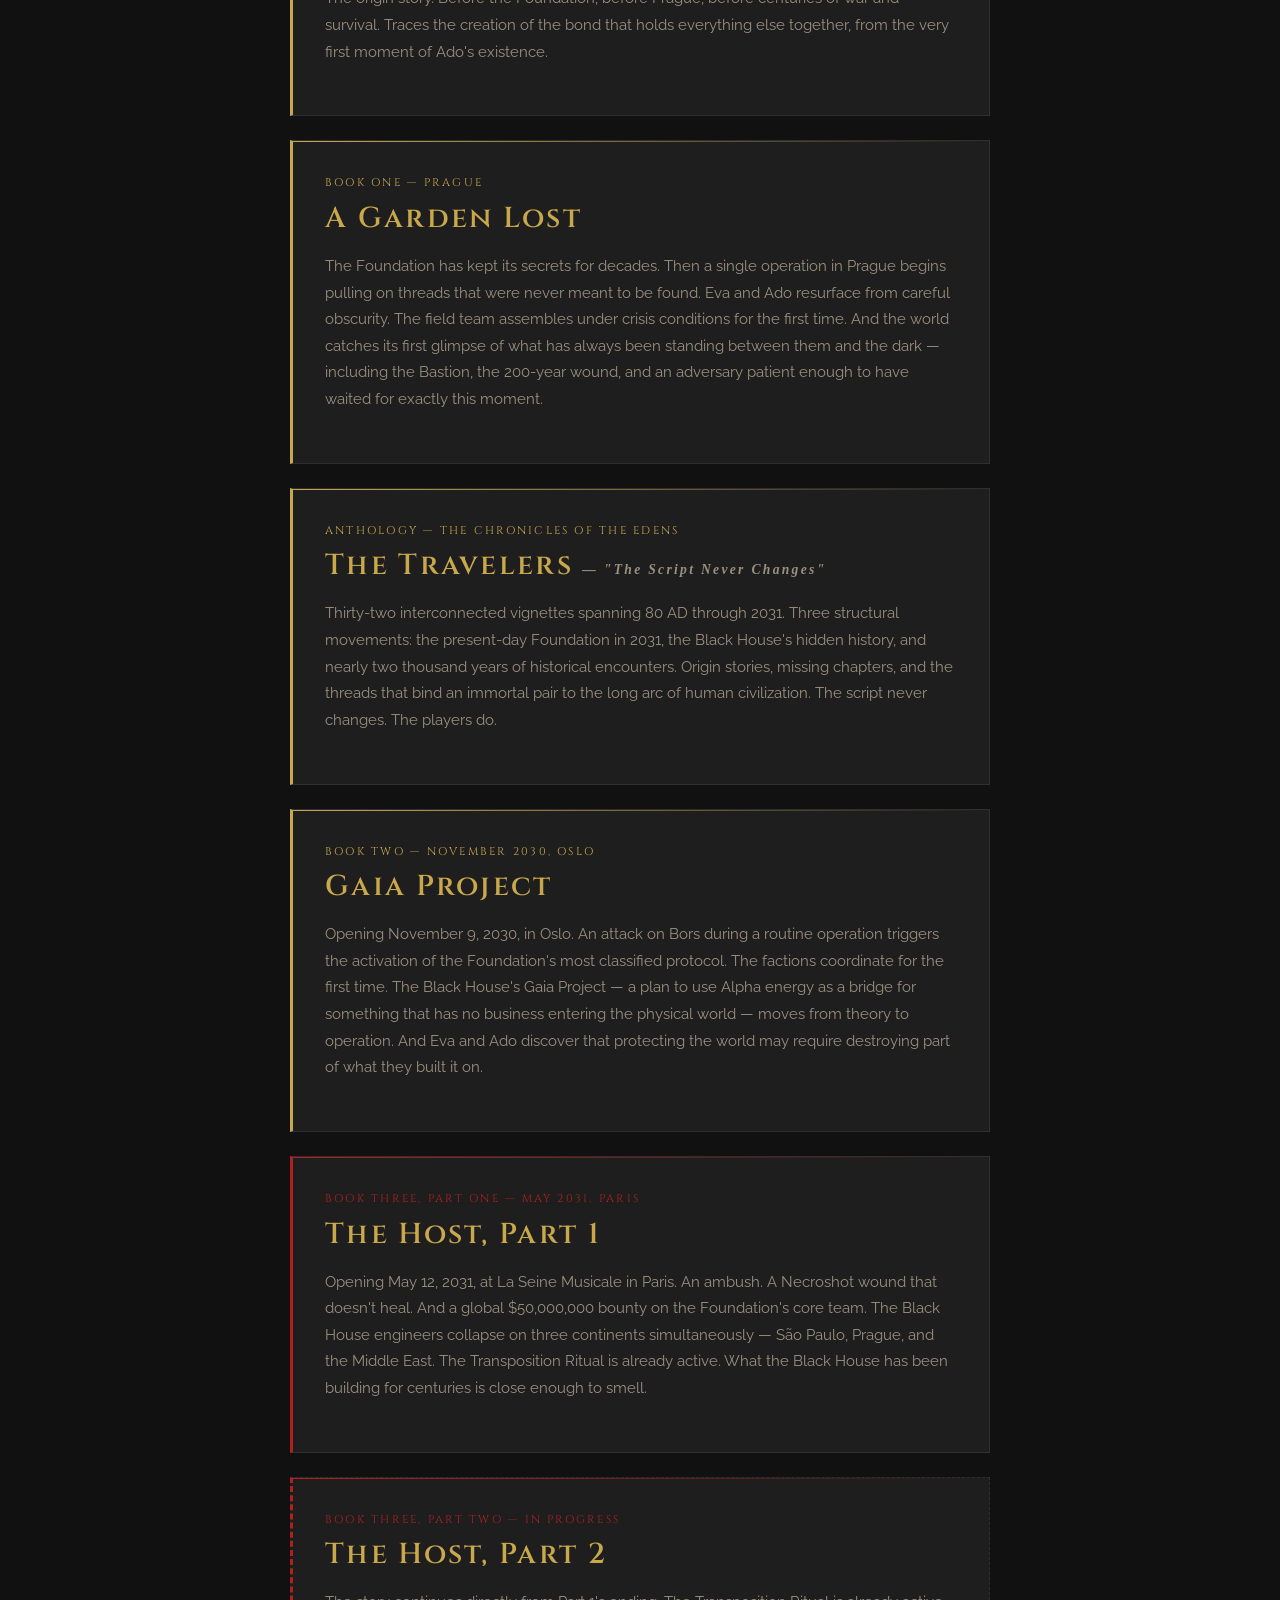
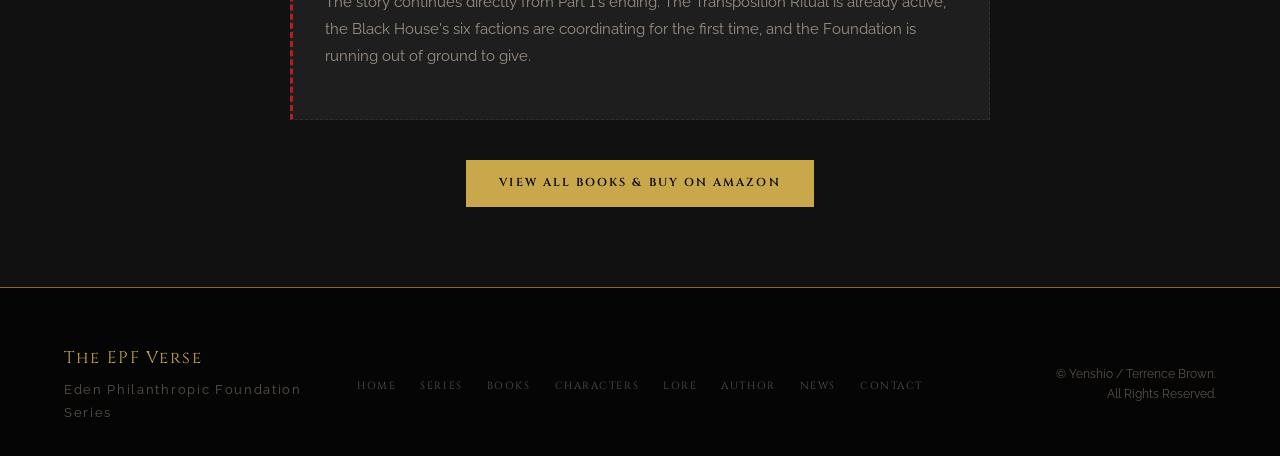
<file: Website/series.html>
<!DOCTYPE html>
<html lang="en">
<head>
  <meta charset="UTF-8" />
  <meta name="viewport" content="width=device-width, initial-scale=1.0" />
  <title>About the Series, The EPF Verse</title>
  <meta name="description" content="The world of the Eden Philanthropic Foundation Series — themes, tone, setting, and the mythology at its core." />
  <link rel="stylesheet" href="styles.css" />
</head>
<body>

  <!-- ── NAVIGATION ── -->
  <nav class="navbar">
    <div class="nav-inner">
      <a href="index.html" class="nav-logo">The EPF Verse</a>
      <button class="nav-toggle" aria-label="Toggle menu" onclick="document.querySelector('.nav-links').classList.toggle('open')">
        <span></span><span></span><span></span>
      </button>
      <ul class="nav-links">
        <li><a href="index.html">Home</a></li>
        <li><a href="series.html" class="active">The Series</a></li>
        <li><a href="books.html">Books</a></li>
        <li><a href="characters.html">Characters</a></li>
        <li><a href="lore.html">Lore</a></li>
        <li><a href="author.html">Author</a></li>
        <li><a href="blog.html">News</a></li>
        <li><a href="contact.html">Contact</a></li>
      </ul>
    </div>
  </nav>

  <!-- ── PAGE HERO ── -->
  <section class="page-hero">
    <div class="container">
      <p class="hero-eyebrow">Eden Philanthropic Foundation</p>
      <h1>About the Series</h1>
      <div class="divider-sm"></div>
      <p>Two immortals. An empire built from grief. And a world that doesn't know how close it keeps coming to the edge.</p>
    </div>
  </section>

  <!-- ── OVERVIEW ── -->
  <section class="section">
    <div class="container">
      <div style="max-width:800px;margin:0 auto;" class="reveal">
        <p class="subheading" style="text-align:center;margin-bottom:2rem;">The Foundation of Everything</p>
        <p>The <strong style="color:var(--gold);">Eden Philanthropic Foundation Series</strong> is a dark science fiction and fantasy saga set against the backdrop of a world that runs on visible institutions and invisible wars. At its center are <strong style="color:var(--gold);">Eva and Adamocles Eden</strong> — two Pre-Pangean Alphas, immortals who have walked the Earth for millions of years and built the Foundation as their answer to the chaos they alone have lived long enough to understand.</p>
        <p>On the surface, the Foundation is exactly what it claims to be: the world's most powerful and well-resourced philanthropic organization. It funds hospitals and schools, brokers peace agreements, and places the right people in the right rooms at the right moments. Beneath that surface, it is something older and more dangerous — a private military, an intelligence network, and a bulwark against supernatural threats that most of humanity will never be cleared to know exist.</p>
        <p>The <strong style="color:var(--gold);">Oni</strong> — supernatural beings operating in organized factions — have always known the Edens exist. Their long cold war with the Foundation is the spine of the series. As each book unfolds, the factions grow bolder, the secrets grow heavier, and the question shifts from whether the Edens can protect the world to whether protecting the world has cost them the ability to remain who they were.</p>
      </div>
    </div>
  </section>

  <!-- ── WORLD & TONE ── -->
  <section class="section-alt">
    <div class="container">
      <div class="section-header reveal">
        <h2>Tone &amp; World</h2>
        <div class="divider-sm"></div>
      </div>

      <div style="display:grid;grid-template-columns:repeat(auto-fit,minmax(300px,1fr));gap:2rem;" class="reveal">

        <div class="lore-panel">
          <h3>Dark &amp; Cinematic</h3>
          <p>The series is built in deep shadow and firelight. Morally complex decisions, earned violence, and the emotional cost of immortality are core to its atmosphere. Nothing here is clean. Even the heroes carry wounds that never fully healed.</p>
        </div>

        <div class="lore-panel">
          <h3>Grounded Mythology</h3>
          <p>The supernatural elements — the Oni, Pre-Pangean Alphas, ancient compacts — are treated as real and systemic rather than exotic. Magic is power, and power has bureaucracy, politics, and corruption just like everything else.</p>
        </div>

        <div class="lore-panel">
          <h3>Modern Setting</h3>
          <p>The contemporary storylines span multiple continents, Prague, São Paulo, the Middle East, London, with flashback threads reaching into ancient history. The past is never truly past in the EPF Verse; it drives the present relentlessly.</p>
        </div>

        <div class="lore-panel red-accent">
          <h3>Immortality as Burden</h3>
          <p>Eva and Ado are not invincible. They are exhausted, loving, scarred beings who have watched everyone they ever cared for age and die — except each other. Their relationship is the emotional anchor the series refuses to let go of.</p>
        </div>

        <div class="lore-panel red-accent">
          <h3>Team Dynamics</h3>
          <p>The field team around Eva and Ado is as important as the Edens themselves. Cole's grit, Sullivan's precision, Bors's loyalty, Gabriel's complexity — these are people shaped by the same wars the Edens have fought, carrying their own versions of the cost.</p>
        </div>

        <div class="lore-panel red-accent">
          <h3>Systemic Stakes</h3>
          <p>The threats in the EPF Verse are never just personal. The Oni factions operate on civilizational timescales. Their goals aren't revenge — they're dominion. The Foundation isn't just protecting people. It's holding back an older, darker order.</p>
        </div>

      </div>
    </div>
  </section>

  <!-- ── THEMES ── -->
  <section class="section">
    <div class="container">
      <div class="section-header reveal">
        <h2>Core Themes</h2>
        <div class="divider-sm"></div>
      </div>

      <div style="display:grid;grid-template-columns:1fr 1fr;gap:3rem;max-width:900px;margin:0 auto;" class="reveal">
        <div>
          <h4 style="margin-bottom:0.8rem;">Legacy &amp; Inheritance</h4>
          <p style="color:var(--text-muted);font-size:0.95rem;">What does it mean to build something meant to outlive you — when you can't die? The Foundation is Eva and Ado's greatest achievement and their most persistent anxiety.</p>
        </div>
        <div>
          <h4 style="margin-bottom:0.8rem;">Loyalty Under Pressure</h4>
          <p style="color:var(--text-muted);font-size:0.95rem;">Every member of the team has been tested, broken, and had to choose whether to rebuild. The series explores what loyalty looks like after betrayal — and after grief.</p>
        </div>
        <div>
          <h4 style="margin-bottom:0.8rem;">Power &amp; Corruption</h4>
          <p style="color:var(--text-muted);font-size:0.95rem;">The Oni factions are mirrors of the Foundation's darkest potential. The question is never whether power corrupts — it's whether you can hold it without becoming what you fight.</p>
        </div>
        <div>
          <h4 style="margin-bottom:0.8rem;">Love Across Centuries</h4>
          <p style="color:var(--text-muted);font-size:0.95rem;">Eva and Ado's bond is the series' north star. It has been tested by 200-year separations, by war, by loss. That it endures is both the miracle and the wound that holds them together.</p>
        </div>
        <div>
          <h4 style="margin-bottom:0.8rem;">Identity &amp; Trauma</h4>
          <p style="color:var(--text-muted);font-size:0.95rem;">From Cole's sobriety to Sullivan's cybernetic arm to Bors's orphaned childhood — each character is shaped by damage they've had to build a self around rather than through.</p>
        </div>
        <div>
          <h4 style="margin-bottom:0.8rem;">Hidden History</h4>
          <p style="color:var(--text-muted);font-size:0.95rem;">The world the characters inhabit is not the world it appears to be. Every historical turning point has a second story — and Eva and Ado were there for all of them.</p>
        </div>
      </div>
    </div>
  </section>

  <!-- ── SERIES TIMELINE ── -->
  <section class="section-alt">
    <div class="container">
      <div class="section-header reveal">
        <h2>The Series So Far</h2>
        <div class="divider-sm"></div>
      </div>

      <div style="max-width:700px;margin:0 auto;" class="reveal">
        <div class="lore-panel" style="margin-bottom:1.5rem;">
          <p class="book-num" style="font-family:var(--font-head);font-size:0.7rem;letter-spacing:0.2em;text-transform:uppercase;color:var(--gold);margin-bottom:0.5rem;">Prequel — Before Book One</p>
          <h3>Eva and Ado: The Beginning</h3>
          <p>The origin story. Before the Foundation, before Prague, before centuries of war and survival. Traces the creation of the bond that holds everything else together, from the very first moment of Ado's existence.</p>
        </div>

        <div class="lore-panel" style="margin-bottom:1.5rem;">
          <p class="book-num" style="font-family:var(--font-head);font-size:0.7rem;letter-spacing:0.2em;text-transform:uppercase;color:var(--gold);margin-bottom:0.5rem;">Book One — Prague</p>
          <h3>A Garden Lost</h3>
          <p>The Foundation has kept its secrets for decades. Then a single operation in Prague begins pulling on threads that were never meant to be found. Eva and Ado resurface from careful obscurity. The field team assembles under crisis conditions for the first time. And the world catches its first glimpse of what has always been standing between them and the dark — including the Bastion, the 200-year wound, and an adversary patient enough to have waited for exactly this moment.</p>
        </div>

        <div class="lore-panel" style="margin-bottom:1.5rem;">
          <p class="book-num" style="font-family:var(--font-head);font-size:0.7rem;letter-spacing:0.2em;text-transform:uppercase;color:var(--gold);margin-bottom:0.5rem;">Anthology — The Chronicles of the Edens</p>
          <h3>The Travelers <em style="font-family:var(--font-sub);font-size:0.85rem;color:var(--text-muted);font-style:italic;"> — "The Script Never Changes"</em></h3>
          <p>Thirty-two interconnected vignettes spanning 80 AD through 2031. Three structural movements: the present-day Foundation in 2031, the Black House's hidden history, and nearly two thousand years of historical encounters. Origin stories, missing chapters, and the threads that bind an immortal pair to the long arc of human civilization. The script never changes. The players do.</p>
        </div>

        <div class="lore-panel" style="margin-bottom:1.5rem;">
          <p class="book-num" style="font-family:var(--font-head);font-size:0.7rem;letter-spacing:0.2em;text-transform:uppercase;color:var(--gold);margin-bottom:0.5rem;">Book Two — November 2030, Oslo</p>
          <h3>Gaia Project</h3>
          <p>Opening November 9, 2030, in Oslo. An attack on Bors during a routine operation triggers the activation of the Foundation's most classified protocol. The factions coordinate for the first time. The Black House's Gaia Project — a plan to use Alpha energy as a bridge for something that has no business entering the physical world — moves from theory to operation. And Eva and Ado discover that protecting the world may require destroying part of what they built it on.</p>
        </div>

        <div class="lore-panel red-accent" style="margin-bottom:1.5rem;">
          <p class="book-num" style="font-family:var(--font-head);font-size:0.7rem;letter-spacing:0.2em;text-transform:uppercase;color:var(--red-light);margin-bottom:0.5rem;">Book Three, Part One — May 2031, Paris</p>
          <h3>The Host, Part 1</h3>
          <p>Opening May 12, 2031, at La Seine Musicale in Paris. An ambush. A Necroshot wound that doesn't heal. And a global $50,000,000 bounty on the Foundation's core team. The Black House engineers collapse on three continents simultaneously — São Paulo, Prague, and the Middle East. The Transposition Ritual is already active. What the Black House has been building for centuries is close enough to smell.</p>
        </div>

        <div class="lore-panel red-accent" style="margin-bottom:0;border-style:dashed;">
          <p class="book-num" style="font-family:var(--font-head);font-size:0.7rem;letter-spacing:0.2em;text-transform:uppercase;color:var(--red-light);margin-bottom:0.5rem;">Book Three, Part Two — In Progress</p>
          <h3>The Host, Part 2</h3>
          <p>The story continues directly from Part 1's ending. The Transposition Ritual is already active, the Black House's six factions are coordinating for the first time, and the Foundation is running out of ground to give.</p>
        </div>
      </div>

      <div style="text-align:center;margin-top:2.5rem;" class="reveal">
        <a href="books.html" class="btn btn-primary">View All Books &amp; Buy on Amazon</a>
      </div>
    </div>
  </section>

  <!-- ── FOOTER ── -->
  <footer>
    <div class="footer-inner">
      <div class="footer-brand">
        The EPF Verse
        <p>Eden Philanthropic Foundation Series</p>
      </div>
      <ul class="footer-nav">
        <li><a href="index.html">Home</a></li>
        <li><a href="series.html">Series</a></li>
        <li><a href="books.html">Books</a></li>
        <li><a href="characters.html">Characters</a></li>
        <li><a href="lore.html">Lore</a></li>
        <li><a href="author.html">Author</a></li>
        <li><a href="blog.html">News</a></li>
        <li><a href="contact.html">Contact</a></li>
      </ul>
      <div class="footer-copy">
        &copy; Yenshio / Terrence Brown.<br/>All Rights Reserved.
      </div>
    </div>
  </footer>

  <script>
    const observer = new IntersectionObserver(entries => {
      entries.forEach(e => { if (e.isIntersecting) e.target.classList.add('visible'); });
    }, { threshold: 0.1 });
    document.querySelectorAll('.reveal').forEach(el => observer.observe(el));
  </script>
</body>
</html>
</file>
<file: Website/styles.css>
/* ============================================================
   EDENVERSE — Global Stylesheet
   Eden Philanthropic Foundation Series by Yenshio
   ============================================================ */

@import url('https://fonts.googleapis.com/css2?family=Cinzel:wght@400;600;700;900&family=IM+Fell+English:ital@0;1&family=Raleway:wght@300;400;500;600;700&display=swap');

/* ── CSS VARIABLES ── */
:root {
  --black:       #0a0a0a;
  --deep-black:  #050505;
  --dark-gray:   #111111;
  --mid-gray:    #1e1e1e;
  --light-gray:  #2a2a2a;
  --border:      #2f2f2f;
  --gold:        #c9a84c;
  --gold-light:  #e0c06a;
  --gold-dark:   #8a6c28;
  --red:         #8b1a1a;
  --red-light:   #b02020;
  --red-glow:    rgba(139, 26, 26, 0.3);
  --gold-glow:   rgba(201, 168, 76, 0.15);
  --text-main:   #e8e0d0;
  --text-muted:  #9a9080;
  --text-dim:    #5a5248;
  --font-head:   'Cinzel', serif;
  --font-sub:    'IM Fell English', serif;
  --font-body:   'Raleway', sans-serif;
}

/* ── RESET & BASE ── */
*, *::before, *::after { box-sizing: border-box; margin: 0; padding: 0; }

html { scroll-behavior: smooth; }

body {
  background-color: var(--deep-black);
  color: var(--text-main);
  font-family: var(--font-body);
  font-size: 16px;
  line-height: 1.75;
  min-height: 100vh;
  overflow-x: hidden;
}

img { max-width: 100%; display: block; }

a { color: var(--gold); text-decoration: none; transition: color 0.25s ease; }
a:hover { color: var(--gold-light); }

/* ── TYPOGRAPHY ── */
h1, h2, h3, h4, h5 {
  font-family: var(--font-head);
  letter-spacing: 0.08em;
  line-height: 1.25;
  color: var(--gold);
}

h1 { font-size: clamp(2rem, 5vw, 3.5rem); font-weight: 700; }
h2 { font-size: clamp(1.5rem, 3.5vw, 2.4rem); font-weight: 600; }
h3 { font-size: clamp(1.2rem, 2.5vw, 1.8rem); font-weight: 600; }
h4 { font-size: 1.2rem; font-weight: 600; }

p { margin-bottom: 1.2em; }

.subheading {
  font-family: var(--font-sub);
  font-style: italic;
  color: var(--text-muted);
  font-size: 1.1rem;
  letter-spacing: 0.04em;
}

.gold-text { color: var(--gold); }
.red-text  { color: var(--red-light); }
.muted     { color: var(--text-muted); }

/* ── DIVIDERS ── */
.divider {
  width: 100%;
  height: 1px;
  background: linear-gradient(to right, transparent, var(--gold-dark), transparent);
  margin: 2.5rem 0;
}

.divider-sm {
  width: 80px;
  height: 2px;
  background: var(--gold);
  margin: 1rem auto;
}

/* ── LAYOUT ── */
.container {
  max-width: 1200px;
  margin: 0 auto;
  padding: 0 1.5rem;
}

.section {
  padding: 5rem 0;
}

.section-alt {
  background-color: var(--dark-gray);
  padding: 5rem 0;
}

.section-header {
  text-align: center;
  margin-bottom: 3.5rem;
}

.section-header h2 { margin-bottom: 0.5rem; }

/* ── NAVIGATION ── */
.navbar {
  position: sticky;
  top: 0;
  z-index: 1000;
  background: rgba(5, 5, 5, 0.97);
  border-bottom: 1px solid var(--gold-dark);
  backdrop-filter: blur(8px);
}

.nav-inner {
  display: flex;
  align-items: center;
  justify-content: space-between;
  padding: 0.9rem 1.5rem;
  max-width: 1300px;
  margin: 0 auto;
}

.nav-logo {
  font-family: var(--font-head);
  font-size: 1.15rem;
  font-weight: 700;
  color: var(--gold);
  letter-spacing: 0.12em;
  text-transform: uppercase;
}

.nav-logo span { color: var(--text-muted); font-weight: 400; }

.nav-links {
  display: flex;
  gap: 1.8rem;
  list-style: none;
}

.nav-links a {
  font-family: var(--font-head);
  font-size: 0.75rem;
  letter-spacing: 0.12em;
  text-transform: uppercase;
  color: var(--text-muted);
  transition: color 0.2s;
  padding-bottom: 2px;
  border-bottom: 1px solid transparent;
}

.nav-links a:hover,
.nav-links a.active {
  color: var(--gold);
  border-bottom-color: var(--gold);
}

/* Mobile hamburger */
.nav-toggle {
  display: none;
  flex-direction: column;
  gap: 5px;
  cursor: pointer;
  background: none;
  border: none;
  padding: 4px;
}

.nav-toggle span {
  display: block;
  width: 24px;
  height: 2px;
  background: var(--gold);
  transition: all 0.3s;
}

/* ── HERO SECTION ── */
.hero {
  position: relative;
  min-height: 92vh;
  display: flex;
  align-items: center;
  justify-content: center;
  text-align: center;
  overflow: hidden;
  background: var(--deep-black);
}

.hero-bg {
  position: absolute;
  inset: 0;
  background:
    radial-gradient(ellipse 80% 60% at 50% 40%, rgba(139,26,26,0.12) 0%, transparent 70%),
    radial-gradient(ellipse 60% 80% at 70% 60%, rgba(201,168,76,0.05) 0%, transparent 70%),
    linear-gradient(180deg, #050505 0%, #0d0805 50%, #050505 100%);
}

.hero-ornament {
  position: absolute;
  width: 600px;
  height: 600px;
  border: 1px solid rgba(201,168,76,0.08);
  border-radius: 50%;
  top: 50%;
  left: 50%;
  transform: translate(-50%, -50%);
  pointer-events: none;
}

.hero-ornament::before {
  content: '';
  position: absolute;
  inset: 30px;
  border: 1px solid rgba(201,168,76,0.05);
  border-radius: 50%;
}

.hero-content {
  position: relative;
  z-index: 2;
  max-width: 860px;
  padding: 2rem 1.5rem;
}

.hero-eyebrow {
  font-family: var(--font-head);
  font-size: 0.7rem;
  letter-spacing: 0.35em;
  text-transform: uppercase;
  color: var(--red-light);
  margin-bottom: 1.2rem;
}

.hero h1 {
  font-size: clamp(2.5rem, 6vw, 5rem);
  margin-bottom: 0.4rem;
  text-shadow: 0 0 60px rgba(201,168,76,0.25);
}

.hero-subtitle {
  font-family: var(--font-sub);
  font-style: italic;
  font-size: clamp(1rem, 2.5vw, 1.4rem);
  color: var(--text-muted);
  margin-bottom: 2rem;
}

.hero-tagline {
  font-size: clamp(0.9rem, 2vw, 1.1rem);
  color: var(--text-main);
  max-width: 600px;
  margin: 0 auto 2.5rem;
  line-height: 1.8;
}

.hero-cta {
  display: flex;
  gap: 1rem;
  justify-content: center;
  flex-wrap: wrap;
}

/* ── BUTTONS ── */
.btn {
  display: inline-block;
  padding: 0.75rem 2rem;
  font-family: var(--font-head);
  font-size: 0.72rem;
  letter-spacing: 0.18em;
  text-transform: uppercase;
  border: 1px solid;
  cursor: pointer;
  transition: all 0.25s ease;
  font-weight: 600;
}

.btn-primary {
  background: var(--gold);
  border-color: var(--gold);
  color: var(--deep-black);
}

.btn-primary:hover {
  background: var(--gold-light);
  border-color: var(--gold-light);
  color: var(--deep-black);
  box-shadow: 0 0 20px rgba(201,168,76,0.3);
}

.btn-outline {
  background: transparent;
  border-color: var(--gold-dark);
  color: var(--gold);
}

.btn-outline:hover {
  border-color: var(--gold);
  background: rgba(201,168,76,0.06);
  color: var(--gold-light);
}

.btn-red {
  background: var(--red);
  border-color: var(--red-light);
  color: var(--text-main);
}

.btn-red:hover {
  background: var(--red-light);
  box-shadow: 0 0 20px var(--red-glow);
  color: white;
}

/* ── BOOK CARDS ── */
.books-grid {
  display: grid;
  grid-template-columns: repeat(auto-fit, minmax(220px, 1fr));
  gap: 2rem;
}

.book-card {
  background: var(--mid-gray);
  border: 1px solid var(--border);
  transition: all 0.3s ease;
  overflow: hidden;
}

.book-card:hover {
  border-color: var(--gold-dark);
  transform: translateY(-4px);
  box-shadow: 0 8px 30px rgba(0,0,0,0.5), 0 0 20px rgba(201,168,76,0.08);
}

.book-cover-placeholder {
  width: 100%;
  aspect-ratio: 2/3;
  background: linear-gradient(135deg, var(--light-gray) 0%, var(--dark-gray) 100%);
  display: flex;
  flex-direction: column;
  align-items: center;
  justify-content: center;
  position: relative;
  overflow: hidden;
  border-bottom: 1px solid var(--border);
}

.book-cover-placeholder::before {
  content: '';
  position: absolute;
  inset: 0;
  background:
    radial-gradient(ellipse at 30% 30%, rgba(201,168,76,0.06) 0%, transparent 60%),
    radial-gradient(ellipse at 70% 70%, rgba(139,26,26,0.06) 0%, transparent 60%);
}

.book-cover-placeholder img {
  width: 100%;
  height: 100%;
  object-fit: cover;
  position: absolute;
  inset: 0;
}

.placeholder-label {
  position: relative;
  z-index: 1;
  font-family: var(--font-head);
  font-size: 0.65rem;
  letter-spacing: 0.2em;
  text-transform: uppercase;
  color: var(--text-dim);
  text-align: center;
  padding: 1rem;
}

.book-info { padding: 1.2rem; }
.book-info h3 { font-size: 1rem; margin-bottom: 0.4rem; }
.book-info .book-num {
  font-size: 0.68rem;
  letter-spacing: 0.2em;
  text-transform: uppercase;
  color: var(--red-light);
  font-family: var(--font-head);
  margin-bottom: 0.6rem;
}

.book-info p { font-size: 0.88rem; color: var(--text-muted); margin-bottom: 1rem; }

/* ── CHARACTER CARDS ── */
.characters-grid {
  display: grid;
  grid-template-columns: repeat(auto-fill, minmax(260px, 1fr));
  gap: 2rem;
}

.char-card {
  background: var(--mid-gray);
  border: 1px solid var(--border);
  overflow: hidden;
  transition: all 0.3s;
}

.char-card:hover {
  border-color: var(--gold-dark);
  box-shadow: 0 0 25px rgba(201,168,76,0.08);
}

.char-portrait {
  width: 100%;
  aspect-ratio: 3/4;
  background: linear-gradient(160deg, #1a1208 0%, #0d0d0d 100%);
  position: relative;
  overflow: hidden;
  border-bottom: 1px solid var(--border);
  display: flex;
  align-items: center;
  justify-content: center;
}

.char-portrait img {
  width: 100%;
  height: 100%;
  object-fit: cover;
}

.char-portrait-placeholder {
  font-family: var(--font-head);
  font-size: 3rem;
  color: var(--gold-dark);
  opacity: 0.4;
}

.char-affiliation {
  position: absolute;
  bottom: 0;
  left: 0;
  right: 0;
  padding: 0.5rem 1rem;
  background: linear-gradient(to top, rgba(0,0,0,0.9), transparent);
  font-family: var(--font-head);
  font-size: 0.6rem;
  letter-spacing: 0.18em;
  text-transform: uppercase;
  color: var(--gold);
}

.char-info { padding: 1.3rem; }
.char-info h3 { font-size: 1.05rem; margin-bottom: 0.2rem; }

.char-title {
  font-family: var(--font-sub);
  font-style: italic;
  font-size: 0.85rem;
  color: var(--red-light);
  margin-bottom: 0.8rem;
}

.char-bio {
  font-size: 0.88rem;
  color: var(--text-muted);
  line-height: 1.7;
}

.char-tags {
  display: flex;
  flex-wrap: wrap;
  gap: 0.4rem;
  margin-top: 1rem;
}

.tag {
  font-family: var(--font-head);
  font-size: 0.58rem;
  letter-spacing: 0.12em;
  text-transform: uppercase;
  padding: 0.2rem 0.6rem;
  border: 1px solid var(--border);
  color: var(--text-dim);
}

.tag-gold { border-color: var(--gold-dark); color: var(--gold); }
.tag-red  { border-color: var(--red); color: var(--red-light); }

/* ── LORE PANELS ── */
.lore-panel {
  background: var(--mid-gray);
  border: 1px solid var(--border);
  border-left: 3px solid var(--gold);
  padding: 2rem;
  margin-bottom: 2rem;
  position: relative;
  overflow: hidden;
}

.lore-panel::before {
  content: '';
  position: absolute;
  top: 0; left: 0; right: 0;
  height: 1px;
  background: linear-gradient(to right, var(--gold), transparent);
}

.lore-panel.red-accent { border-left-color: var(--red-light); }
.lore-panel.red-accent::before { background: linear-gradient(to right, var(--red-light), transparent); }

.lore-panel h3 { margin-bottom: 1rem; }
.lore-panel p  { color: var(--text-muted); font-size: 0.95rem; }

.lore-quote {
  font-family: var(--font-sub);
  font-style: italic;
  font-size: 1.15rem;
  color: var(--gold);
  border-left: 3px solid var(--gold-dark);
  padding: 1rem 1.5rem;
  margin: 1.5rem 0;
  background: rgba(201,168,76,0.04);
}

/* ── BLOG / NEWS ── */
.blog-grid {
  display: grid;
  grid-template-columns: repeat(auto-fill, minmax(300px, 1fr));
  gap: 2rem;
}

.blog-card {
  background: var(--mid-gray);
  border: 1px solid var(--border);
  padding: 1.8rem;
  transition: border-color 0.25s;
}

.blog-card:hover { border-color: var(--gold-dark); }

.blog-date {
  font-family: var(--font-head);
  font-size: 0.65rem;
  letter-spacing: 0.2em;
  text-transform: uppercase;
  color: var(--red-light);
  margin-bottom: 0.7rem;
}

.blog-card h3 { font-size: 1.1rem; margin-bottom: 0.7rem; }
.blog-card p  { font-size: 0.9rem; color: var(--text-muted); margin-bottom: 1rem; }

/* ── FORM ELEMENTS ── */
.form-group {
  margin-bottom: 1.5rem;
}

label {
  display: block;
  font-family: var(--font-head);
  font-size: 0.68rem;
  letter-spacing: 0.18em;
  text-transform: uppercase;
  color: var(--text-muted);
  margin-bottom: 0.5rem;
}

input[type="text"],
input[type="email"],
textarea,
select {
  width: 100%;
  background: var(--mid-gray);
  border: 1px solid var(--border);
  color: var(--text-main);
  padding: 0.75rem 1rem;
  font-family: var(--font-body);
  font-size: 0.95rem;
  outline: none;
  transition: border-color 0.2s;
}

input:focus, textarea:focus, select:focus {
  border-color: var(--gold-dark);
}

textarea { resize: vertical; min-height: 120px; }

/* ── STATS ROW ── */
.stats-row {
  display: grid;
  grid-template-columns: repeat(auto-fit, minmax(140px, 1fr));
  gap: 1px;
  background: var(--border);
  border: 1px solid var(--border);
  margin: 3rem 0;
}

.stat-item {
  background: var(--dark-gray);
  padding: 2rem 1.5rem;
  text-align: center;
}

.stat-number {
  font-family: var(--font-head);
  font-size: 2.5rem;
  color: var(--gold);
  font-weight: 700;
  display: block;
}

.stat-label {
  font-size: 0.72rem;
  letter-spacing: 0.18em;
  text-transform: uppercase;
  color: var(--text-dim);
  margin-top: 0.3rem;
}

/* ── FEATURED SECTION ── */
.featured-strip {
  background: linear-gradient(135deg, var(--dark-gray) 0%, var(--mid-gray) 100%);
  border-top: 1px solid var(--border);
  border-bottom: 1px solid var(--border);
  padding: 4rem 0;
}

/* ── FACTION GRID ── */
.faction-grid {
  display: grid;
  grid-template-columns: repeat(auto-fit, minmax(260px, 1fr));
  gap: 1.5rem;
}

.faction-card {
  background: var(--mid-gray);
  border: 1px solid var(--border);
  padding: 1.8rem;
  position: relative;
  overflow: hidden;
}

.faction-card::after {
  content: '';
  position: absolute;
  top: 0; right: 0;
  width: 3px;
  height: 100%;
  background: var(--gold);
}

.faction-card.red-side::after { background: var(--red-light); }

.faction-icon {
  font-size: 2rem;
  margin-bottom: 1rem;
}

.faction-card h3 { font-size: 1rem; margin-bottom: 0.5rem; }
.faction-card p  { font-size: 0.875rem; color: var(--text-muted); }

/* ── PAGE HERO (inner pages) ── */
.page-hero {
  padding: 6rem 0 4rem;
  text-align: center;
  background:
    radial-gradient(ellipse 90% 60% at 50% 0%, rgba(139,26,26,0.08) 0%, transparent 70%),
    var(--deep-black);
  border-bottom: 1px solid var(--border);
}

.page-hero h1 { margin-bottom: 0.6rem; }
.page-hero p  { color: var(--text-muted); max-width: 600px; margin: 0 auto; }

/* ── FOOTER ── */
footer {
  background: var(--deep-black);
  border-top: 1px solid var(--gold-dark);
  padding: 3.5rem 0 2rem;
  margin-top: auto;
}

.footer-inner {
  display: grid;
  grid-template-columns: 1fr auto 1fr;
  align-items: center;
  gap: 2rem;
  max-width: 1200px;
  margin: 0 auto;
  padding: 0 1.5rem;
}

.footer-brand {
  font-family: var(--font-head);
  font-size: 1.05rem;
  color: var(--gold);
  letter-spacing: 0.1em;
}

.footer-brand p {
  font-family: var(--font-body);
  font-size: 0.8rem;
  color: var(--text-dim);
  margin-top: 0.4rem;
  margin-bottom: 0;
}

.footer-nav {
  display: flex;
  gap: 1.5rem;
  list-style: none;
  flex-wrap: wrap;
  justify-content: center;
}

.footer-nav a {
  font-family: var(--font-head);
  font-size: 0.65rem;
  letter-spacing: 0.15em;
  text-transform: uppercase;
  color: var(--text-dim);
}

.footer-nav a:hover { color: var(--gold); }

.footer-copy {
  text-align: right;
  font-size: 0.78rem;
  color: var(--text-dim);
  line-height: 1.6;
}

/* ── AUTHOR PAGE ── */
.author-layout {
  display: grid;
  grid-template-columns: 300px 1fr;
  gap: 4rem;
  align-items: start;
}

.author-portrait {
  aspect-ratio: 3/4;
  background: var(--mid-gray);
  border: 1px solid var(--border);
  display: flex;
  align-items: center;
  justify-content: center;
  font-family: var(--font-head);
  font-size: 0.7rem;
  letter-spacing: 0.15em;
  text-transform: uppercase;
  color: var(--text-dim);
  text-align: center;
}

/* ── SCROLL REVEAL (simple class, JS-driven) ── */
.reveal {
  opacity: 0;
  transform: translateY(20px);
  transition: opacity 0.6s ease, transform 0.6s ease;
}

.reveal.visible {
  opacity: 1;
  transform: translateY(0);
}

/* ── RESPONSIVE ── */
@media (max-width: 900px) {
  .author-layout {
    grid-template-columns: 1fr;
  }

  .footer-inner {
    grid-template-columns: 1fr;
    text-align: center;
  }

  .footer-copy { text-align: center; }
}

@media (max-width: 700px) {
  .nav-links {
    display: none;
    flex-direction: column;
    gap: 0;
    position: absolute;
    top: 100%;
    left: 0;
    right: 0;
    background: rgba(5,5,5,0.98);
    border-bottom: 1px solid var(--border);
    padding: 0.5rem 0;
  }

  .nav-links.open { display: flex; }

  .nav-links li a {
    display: block;
    padding: 0.75rem 1.5rem;
    font-size: 0.8rem;
  }

  .nav-toggle { display: flex; }

  .navbar { position: relative; }

  .stats-row {
    grid-template-columns: repeat(2, 1fr);
  }

  .section, .section-alt { padding: 3.5rem 0; }
}

@media (max-width: 480px) {
  .hero { min-height: 80vh; }
  .hero-ornament { width: 300px; height: 300px; }
  .books-grid { grid-template-columns: repeat(2, 1fr); gap: 1rem; }
  .characters-grid { grid-template-columns: 1fr; }
}
</file>
